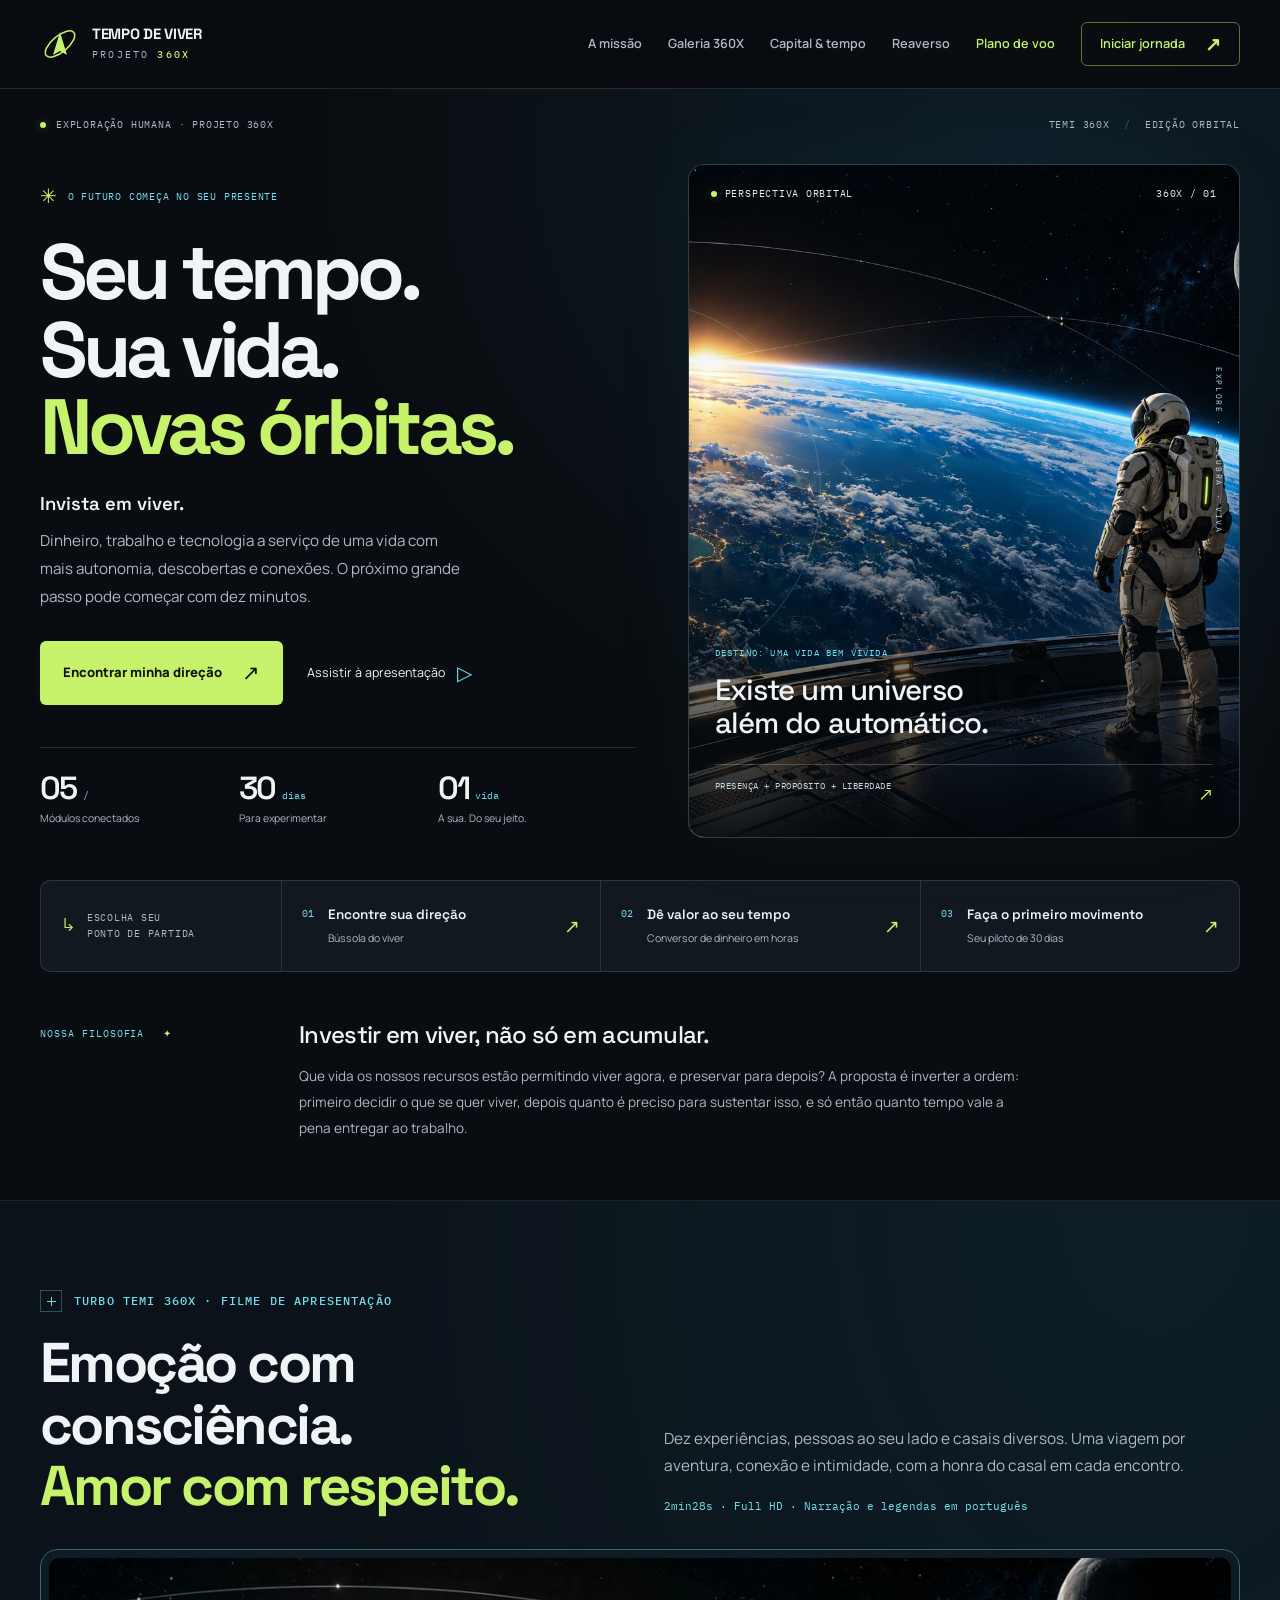
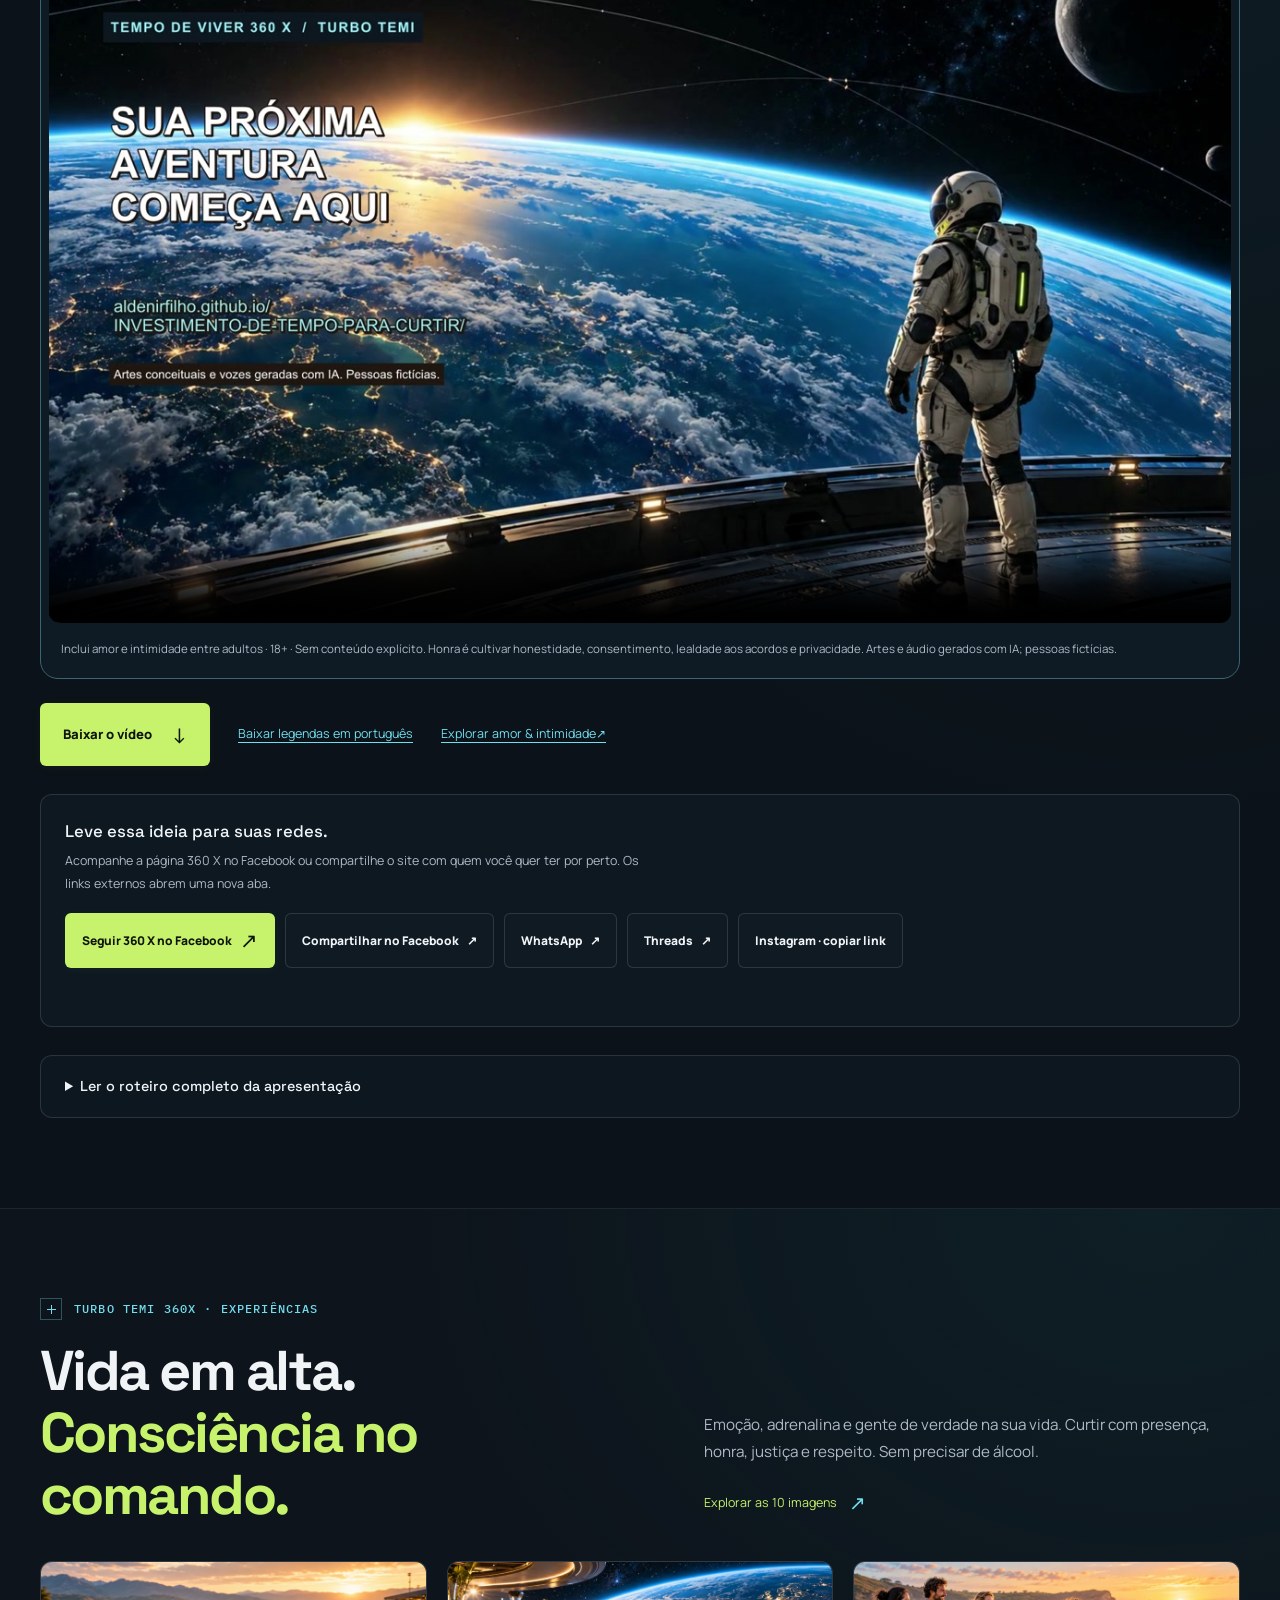
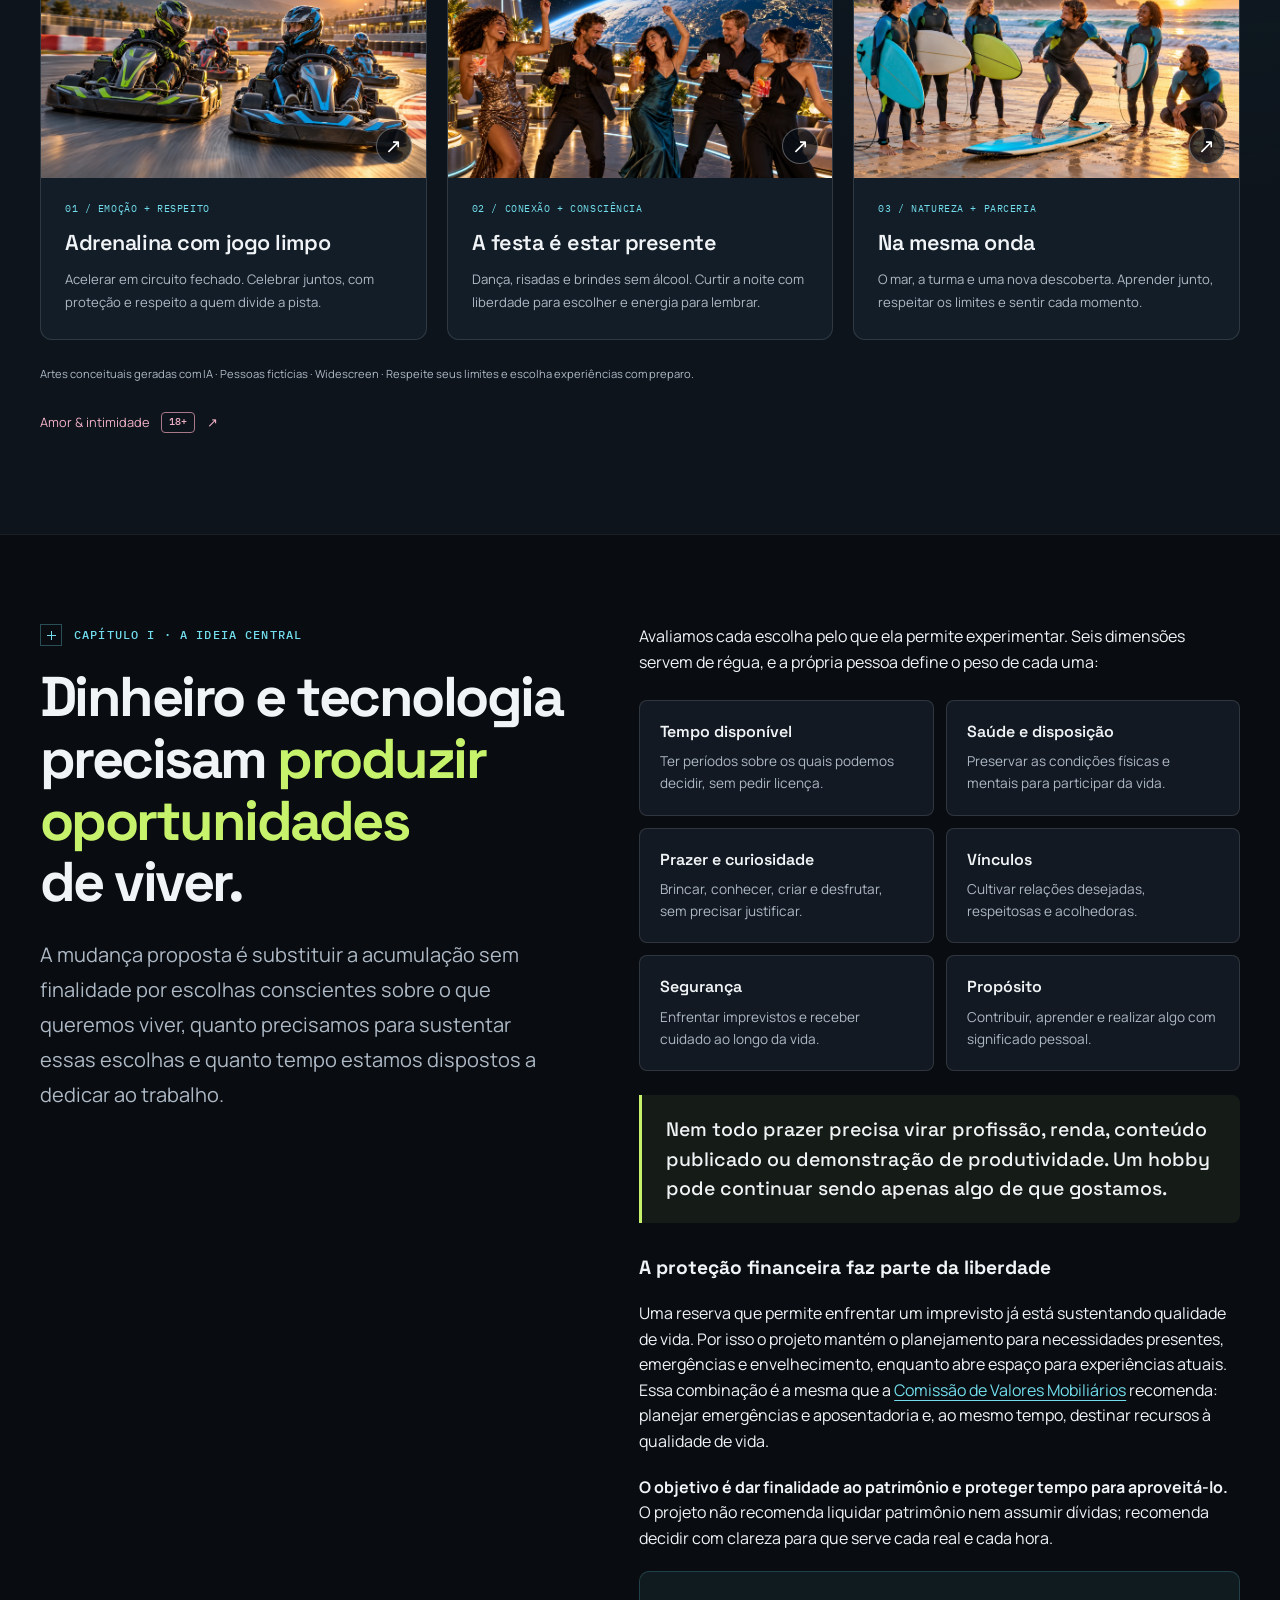
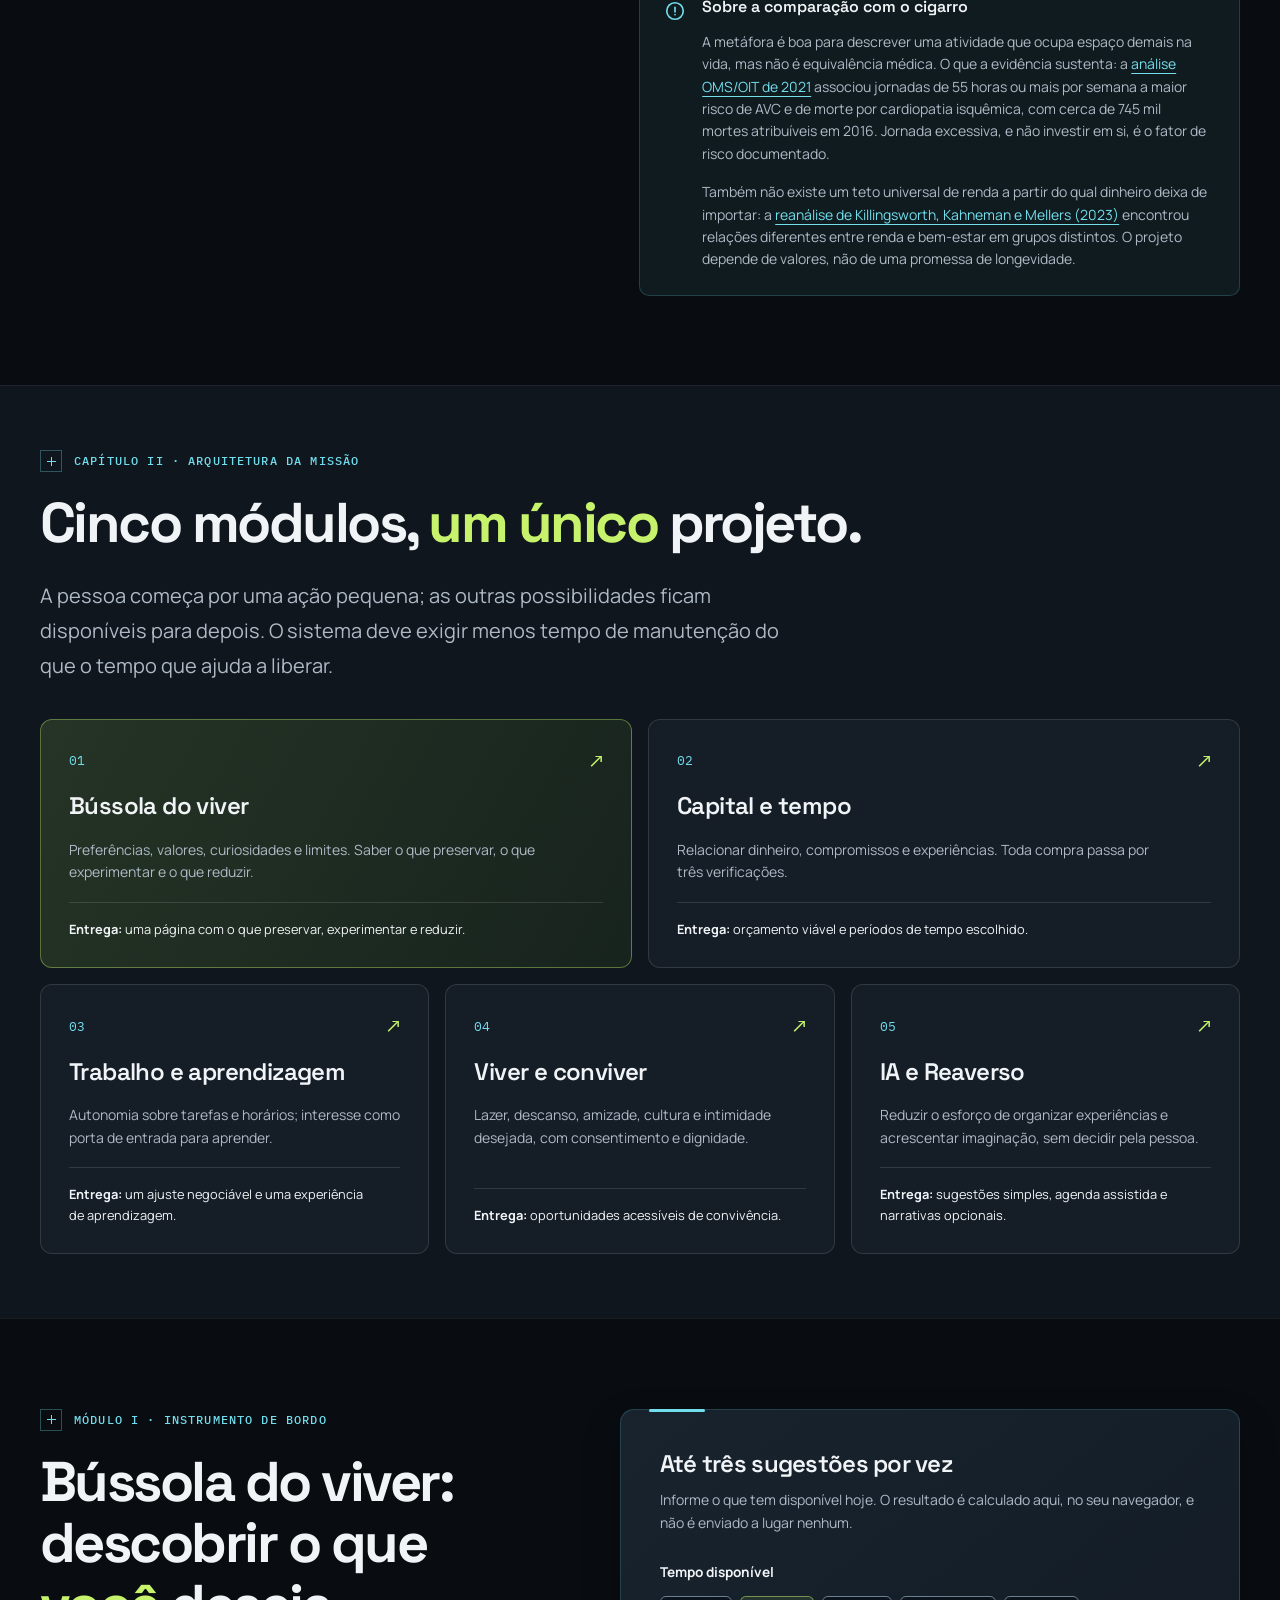
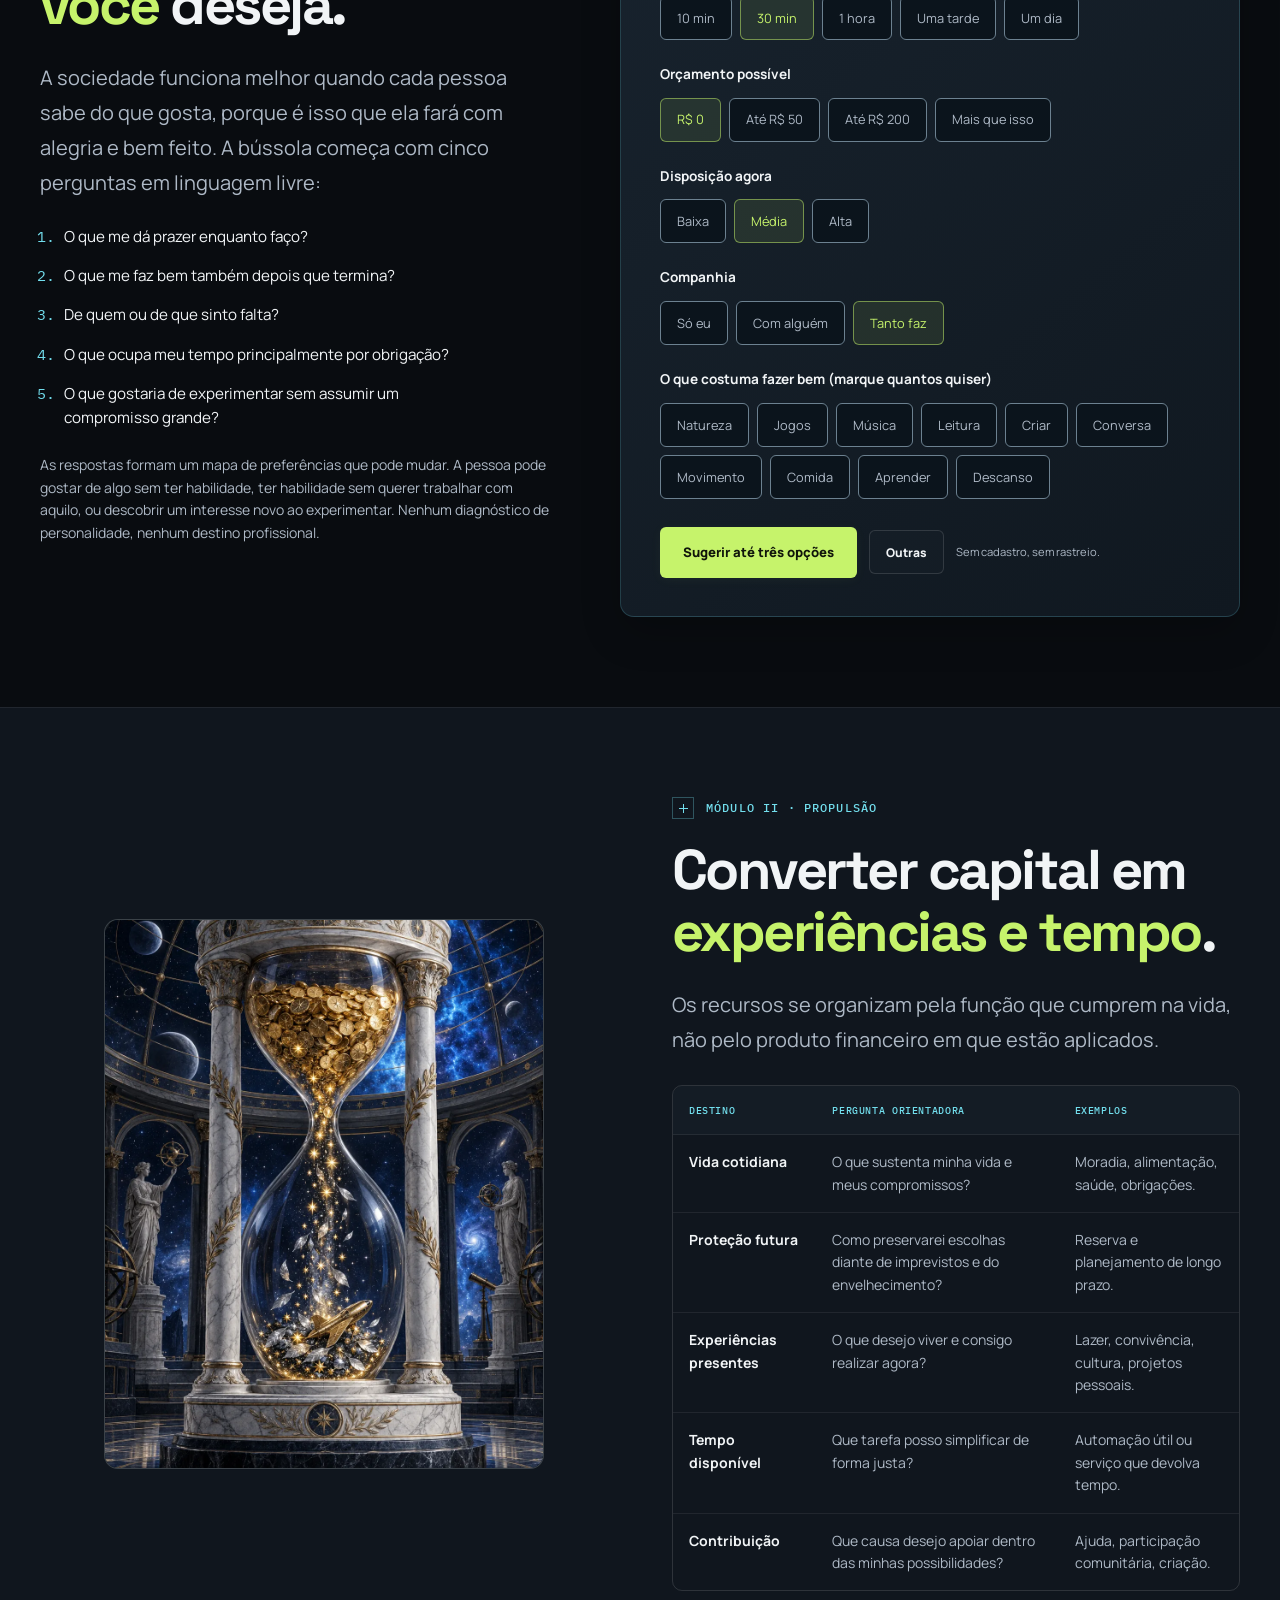
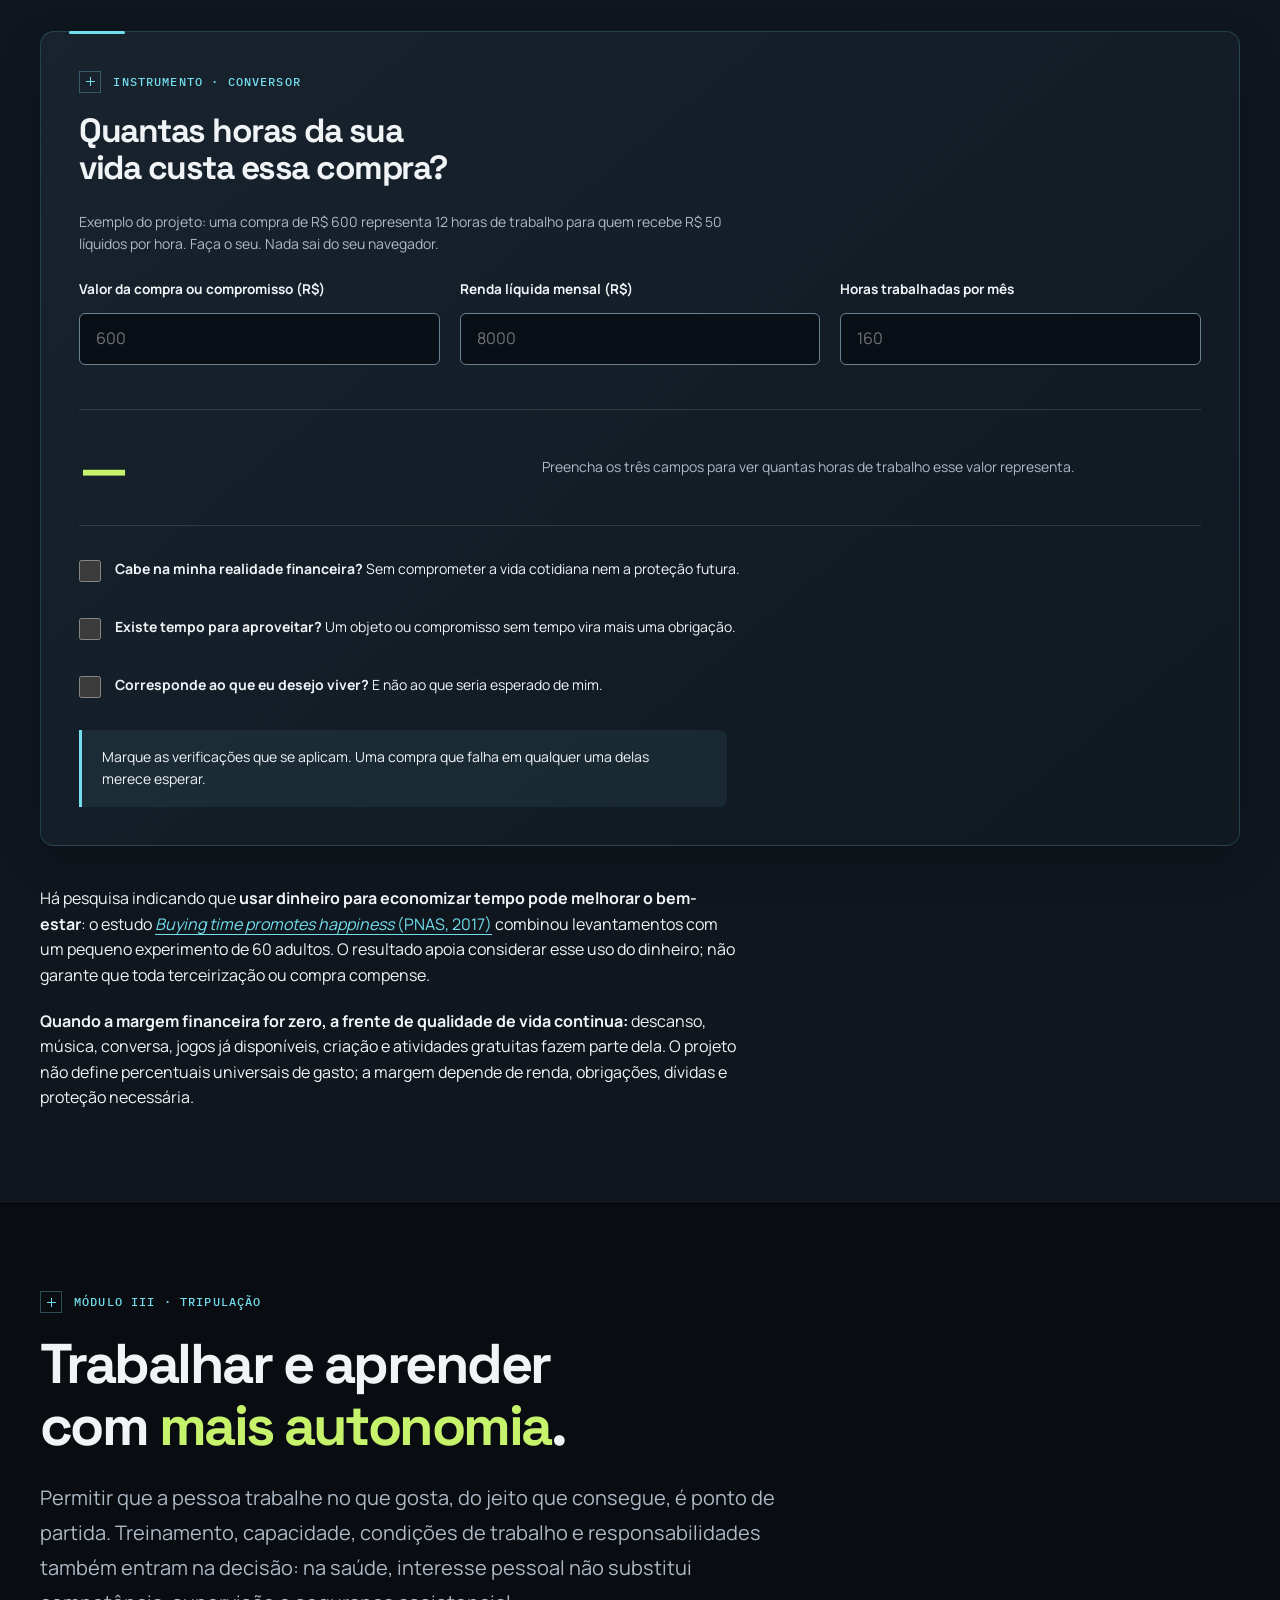
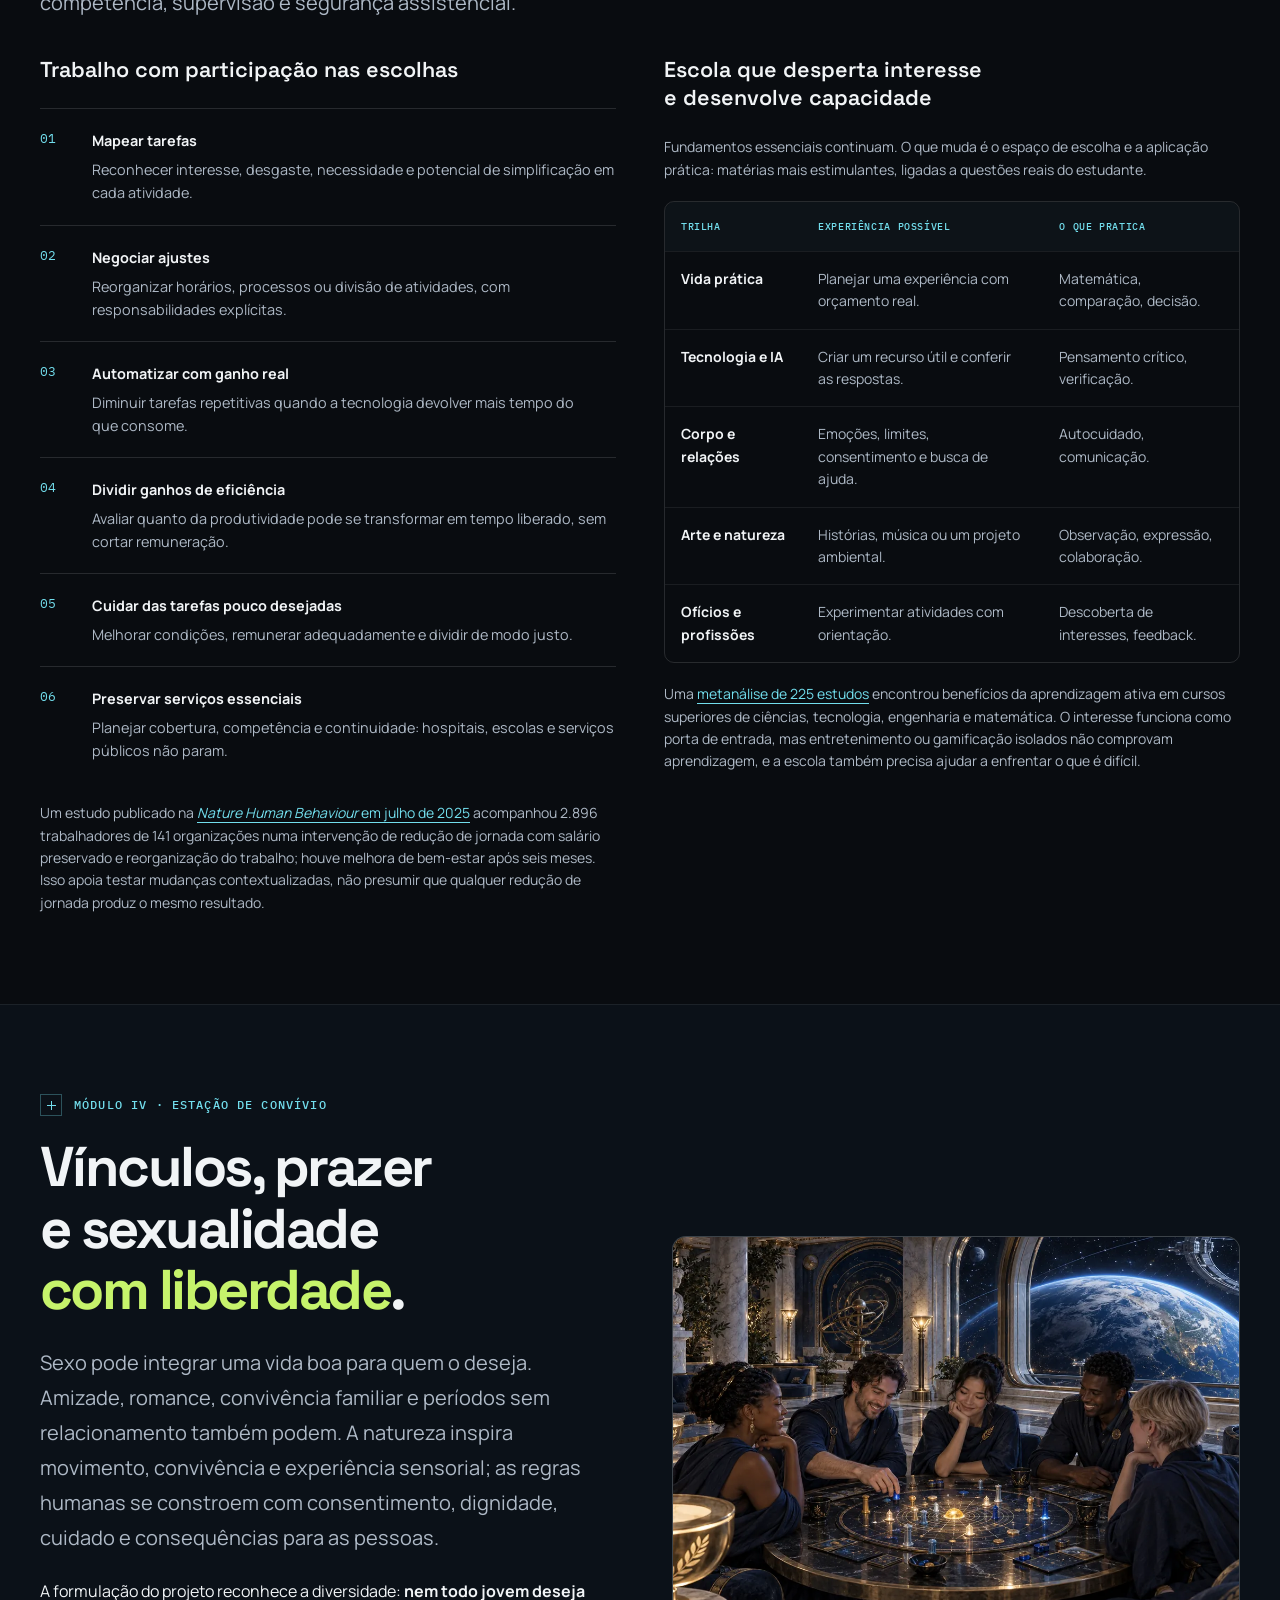
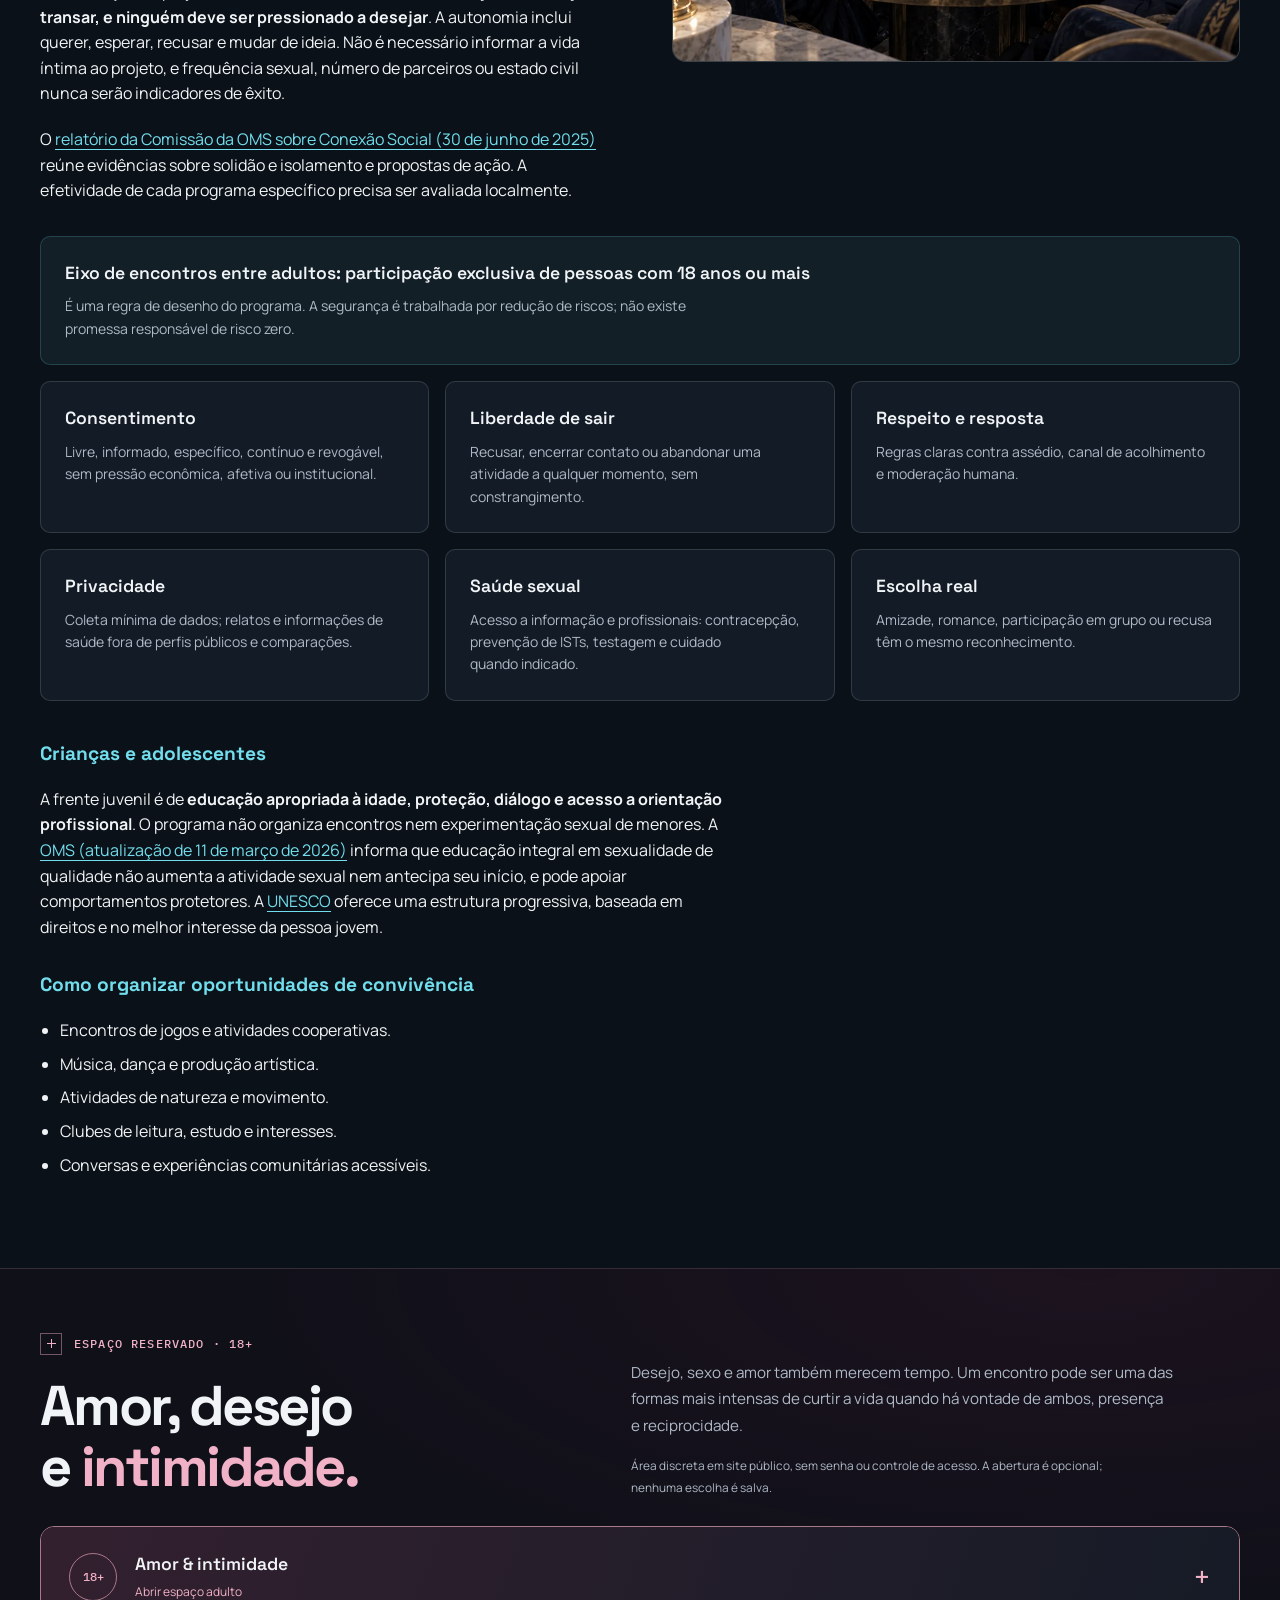
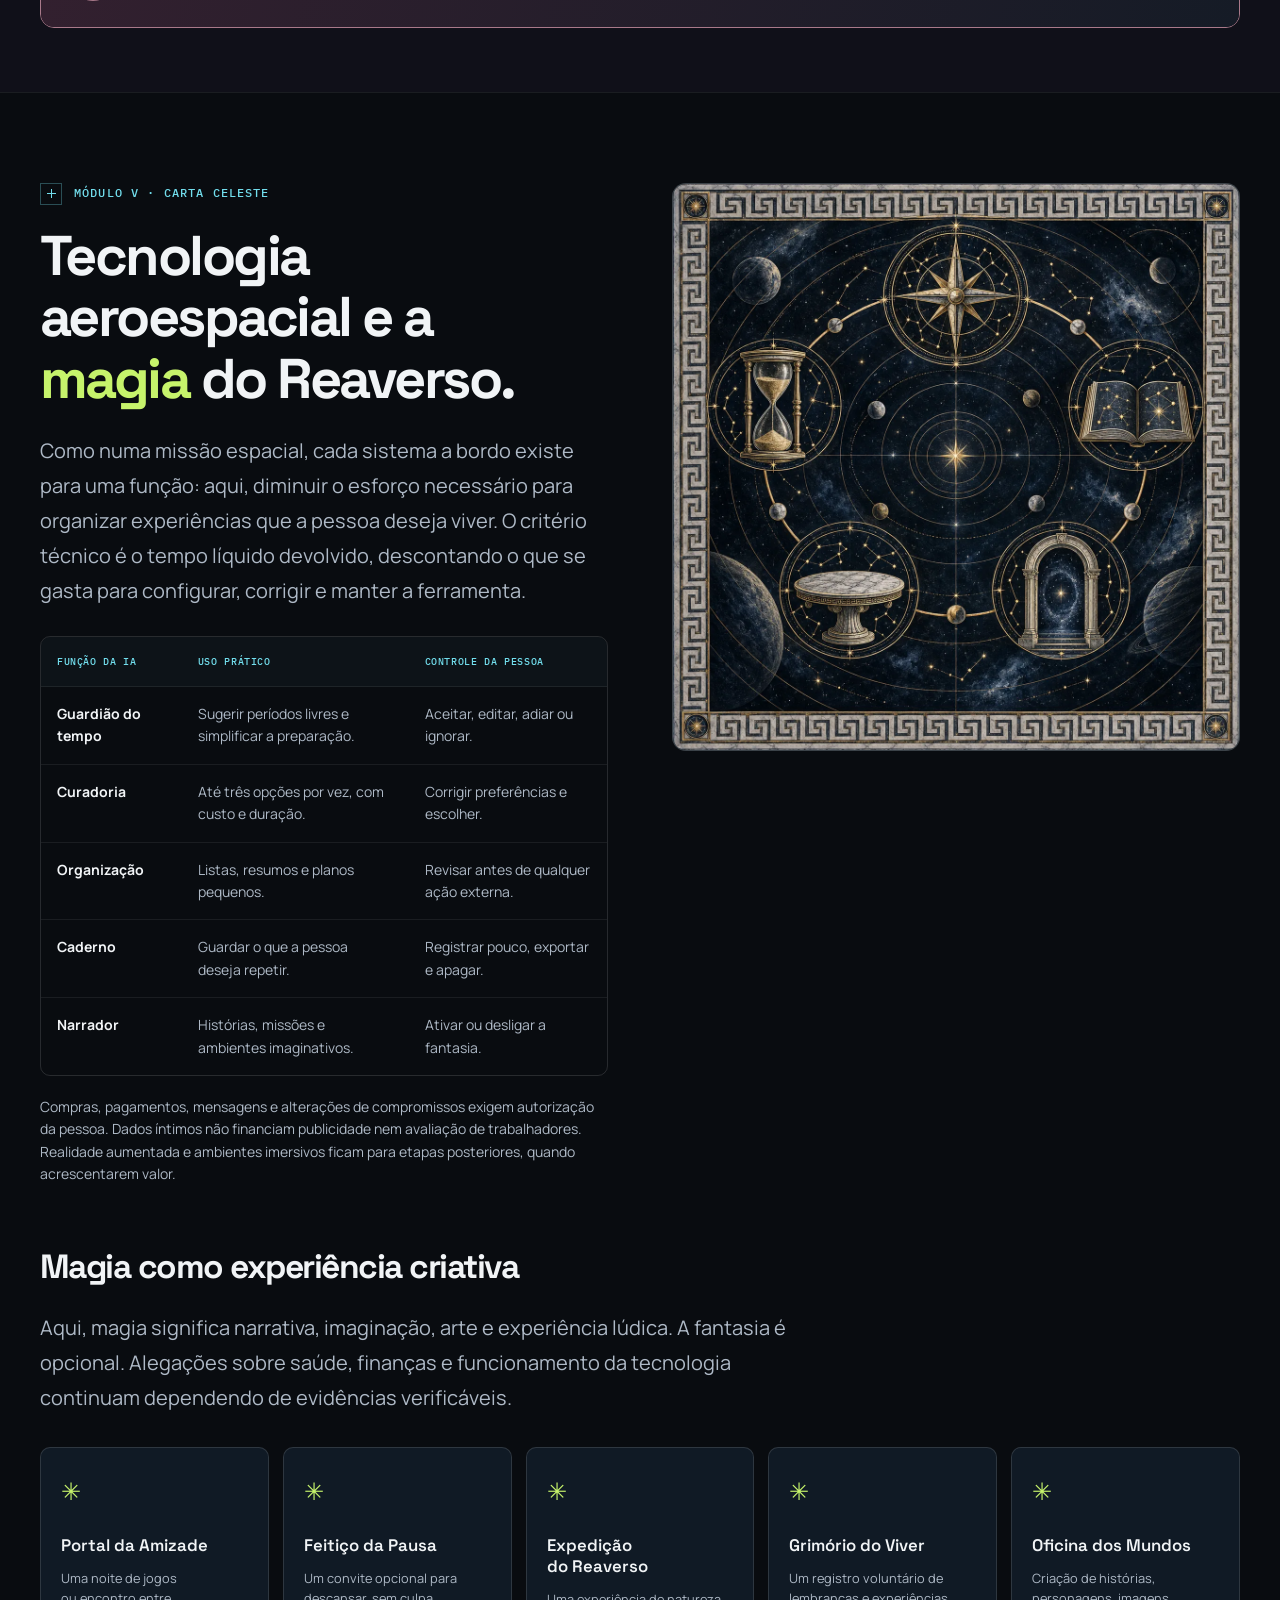
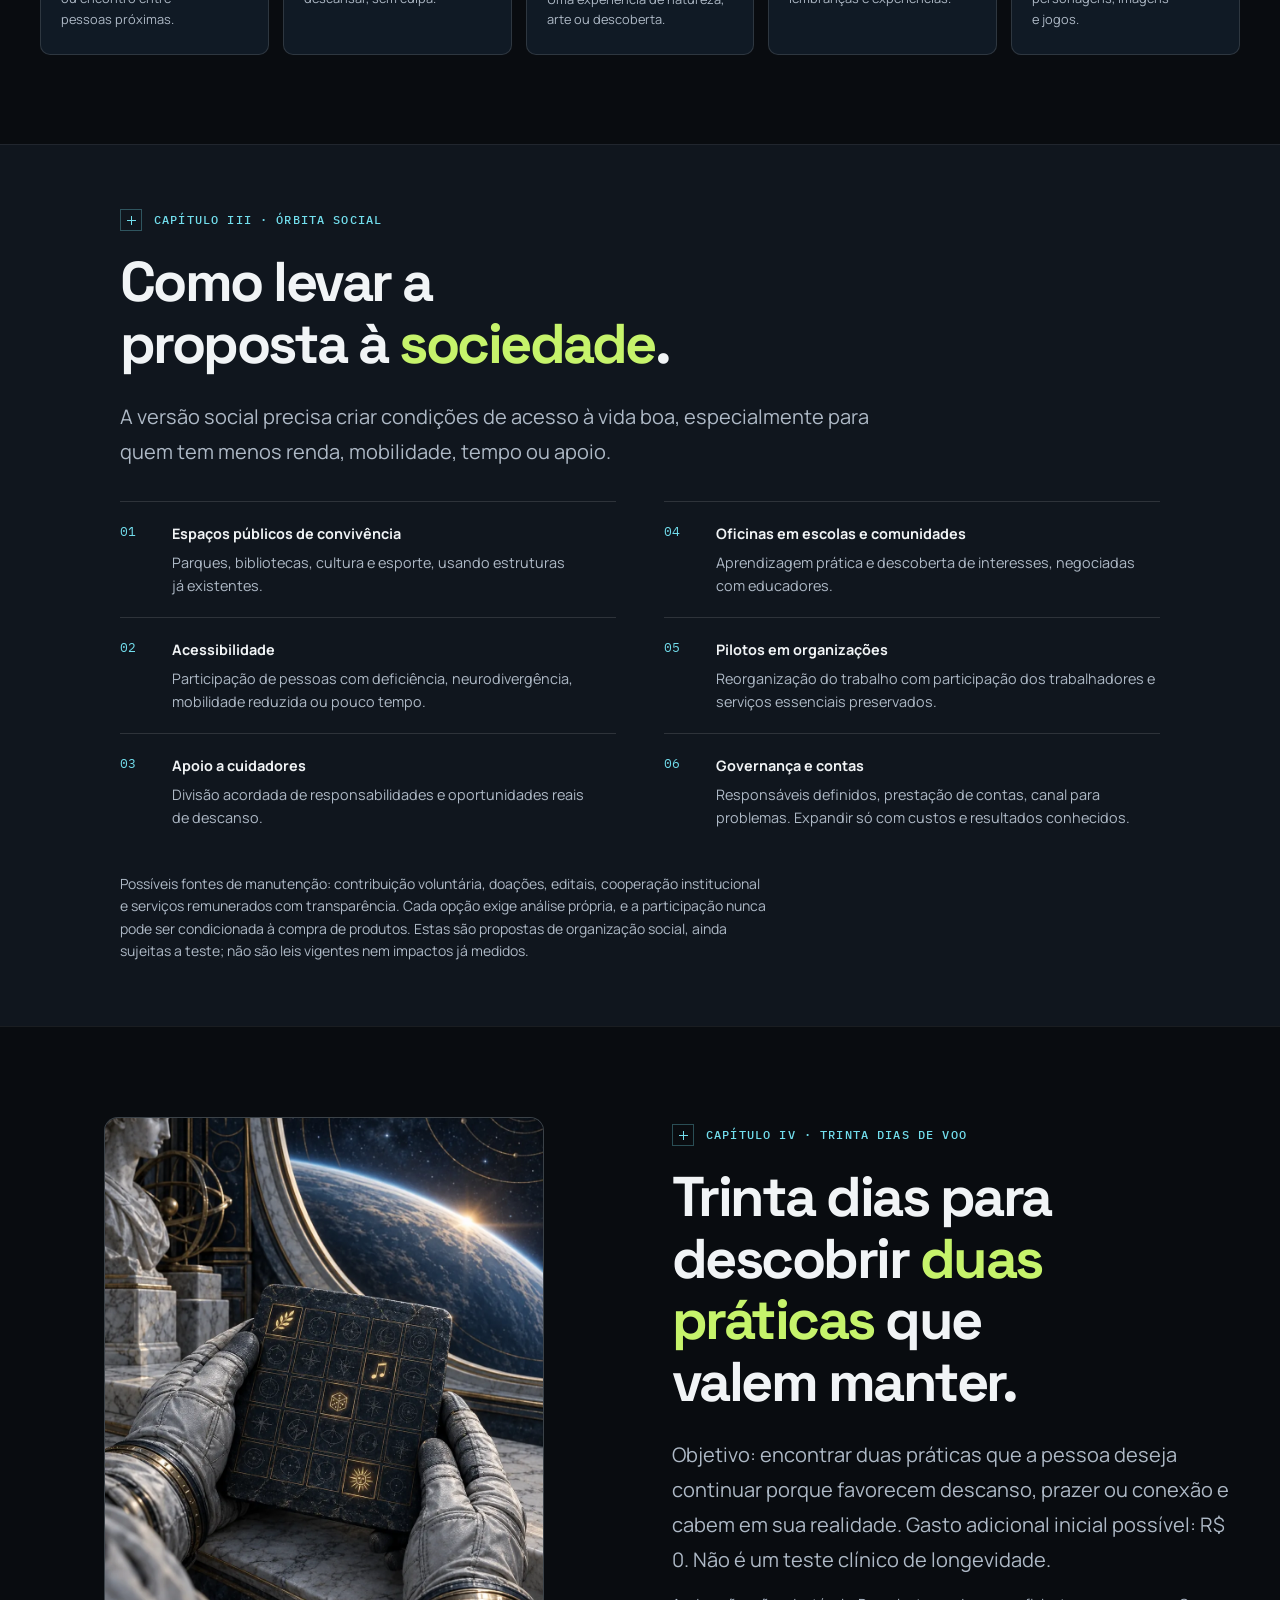
<file: index.html>
<!DOCTYPE html>
<html lang="pt-BR">
<head>
  <meta charset="UTF-8">
  <meta name="viewport" content="width=device-width, initial-scale=1.0">
  <title>Tempo de Viver 360X — Investimento de tempo para curtir</title>
  <meta name="description" content="Projeto Tempo de Viver 360X: converter acumulação financeira sem finalidade em tempo, saúde, prazer e vínculos, com tecnologia e imaginação a serviço de uma vida que possa ser vivida agora. Inclui bússola interativa, calculadora dinheiro→horas e piloto de 30 dias.">
  <meta property="og:title" content="Tempo de Viver 360X">
  <meta property="og:description" content="Dinheiro, trabalho e tecnologia a serviço de uma vida que possa ser desfrutada no presente. Bússola do viver, calculadora e piloto de 30 dias.">
  <meta property="og:type" content="website">
  <meta property="og:image" content="https://aldenirfilho.github.io/INVESTIMENTO-DE-TEMPO-PARA-CURTIR/assets/video/poster-apresentacao-v1.jpg">
  <meta property="og:image:width" content="1280">
  <meta property="og:image:height" content="720">
  <meta property="og:image:type" content="image/jpeg">
  <meta property="og:image:alt" content="Apresentação Tempo de Viver 360 X: astronauta diante da Terra, com convite à próxima aventura.">
  <meta property="og:url" content="https://aldenirfilho.github.io/INVESTIMENTO-DE-TEMPO-PARA-CURTIR/">
  <meta property="og:site_name" content="Tempo de Viver 360 X">
  <meta property="og:locale" content="pt_BR">
  <link rel="canonical" href="https://aldenirfilho.github.io/INVESTIMENTO-DE-TEMPO-PARA-CURTIR/">
  <meta name="theme-color" content="#090c10">
  <link rel="icon" href="data:image/svg+xml,%3Csvg xmlns='http://www.w3.org/2000/svg' viewBox='0 0 40 40'%3E%3Crect width='40' height='40' rx='12' fill='%23090c10'/%3E%3Cellipse cx='20' cy='20' rx='16' ry='7' transform='rotate(-40 20 20)' fill='none' stroke='%23c6f36b' stroke-width='2'/%3E%3Cpath d='m20 9 7 22-7-4-7 4z' fill='%23f4f7f8'/%3E%3C/svg%3E">
  <link rel="preconnect" href="https://fonts.googleapis.com">
  <link rel="preconnect" href="https://fonts.gstatic.com" crossorigin>
  <link rel="preload" as="image" href="./assets/mission-orbit-v2.webp">
  <link href="https://fonts.googleapis.com/css2?family=Space+Grotesk:wght@400;500;600;700&family=Manrope:wght@400;500;600;700;800&family=IBM+Plex+Mono:wght@400;500&display=swap" rel="stylesheet">
  <link rel="stylesheet" href="./base.css">
  <link rel="stylesheet" href="./style.css?v=meta-20261018-1">
  <script type="application/ld+json">
  {
    "@context": "https://schema.org",
    "@type": "CreativeWork",
    "name": "Projeto Tempo de Viver 360X",
    "alternateName": "Investimento de tempo para curtir",
    "inLanguage": "pt-BR",
    "author": { "@type": "Person", "name": "Aldenir Rocha de Oliveira Filho" },
    "dateCreated": "2026-10-18",
    "description": "Proposta para converter capital, trabalho e tecnologia em tempo com autonomia, descanso, prazer e vínculos."
  }
  </script>
</head>
<body>
  <div class="starfield" aria-hidden="true"></div>
  <a class="skip-link" href="#conteudo">Ir para o conteúdo</a>

  <header class="header">
    <div class="wrap header__inner">
      <a class="brand" href="#topo" aria-label="Tempo de Viver 360X — início">
        <svg class="brand__symbol" width="40" height="40" viewBox="0 0 40 40" fill="none" aria-hidden="true"><ellipse cx="20" cy="20" rx="18" ry="8" transform="rotate(-40 20 20)" stroke="currentColor" stroke-width="1.5"/><path d="m20 8 7 23-7-4-7 4 7-23Z" fill="currentColor"/></svg>
        <span class="brand__name">TEMPO DE VIVER<span class="brand__edition">PROJETO <b>360X</b></span></span>
      </a>
      <button class="nav__toggle" aria-expanded="false" aria-controls="nav" aria-label="Abrir menu">
        <svg width="22" height="22" viewBox="0 0 24 24" fill="none" stroke="currentColor" stroke-width="2" stroke-linecap="round" aria-hidden="true"><path d="M4 7h16M4 12h16M4 17h16"/></svg>
      </button>
      <nav class="nav" id="nav" aria-label="Seções">
        <ul role="list">
          <li><a href="#ideia">A missão</a></li>
          <li><a href="#galeria">Galeria 360X</a></li>
          <li><a href="#capital">Capital &amp; tempo</a></li>
          <li><a href="#reaverso">Reaverso</a></li>
          <li><a href="#piloto">Plano de voo</a></li>
          <li><a class="nav__cta" href="#bussola">Iniciar jornada <span aria-hidden="true">↗</span></a></li>
        </ul>
      </nav>
    </div>
  </header>
  <main id="conteudo">

    <!-- ===================== HERO / MISSÃO 360X ===================== -->
    <section class="hero" id="topo" aria-labelledby="hero-title">
      <div class="wrap">
        <div class="mission-bar">
          <p><span class="status-dot" aria-hidden="true"></span> EXPLORAÇÃO HUMANA · PROJETO 360X</p>
          <p class="mission-bar__edition">TEMI 360X <span>/</span> EDIÇÃO ORBITAL</p>
        </div>
        <div class="hero__grid">
          <div class="hero__copy">
            <p class="hero__meta"><span class="tiny-cross" aria-hidden="true">✳</span> O FUTURO COMEÇA NO SEU PRESENTE</p>
            <h1 class="hero__title" id="hero-title">Seu tempo.<br>Sua vida.<br><em>Novas órbitas.</em></h1>
            <p class="hero__subtitle">Invista em viver.</p>
            <p class="lead">Dinheiro, trabalho e tecnologia a serviço de uma vida com mais autonomia, descobertas e conexões. O próximo grande passo pode começar com dez minutos.</p>
            <div class="hero__actions">
              <a class="btn btn--primary" href="#bussola">Encontrar minha direção <span aria-hidden="true">↗</span></a>
              <a class="hero__secondary" href="#apresentacao">Assistir à apresentação <span aria-hidden="true">▷</span></a>
            </div>
            <div class="hero__stats" aria-label="Estrutura do projeto">
              <div><strong>05<span> / </span></strong><span>Módulos conectados</span></div>
              <div><strong>30<span> dias</span></strong><span>Para experimentar</span></div>
              <div><strong>01<span> vida</span></strong><span>A sua. Do seu jeito.</span></div>
            </div>
          </div>
          <figure class="mission-visual">
            <img src="./assets/mission-orbit-v2.webp" width="1536" height="1024" alt="Astronauta em uma plataforma de observação espacial, contemplando a curvatura azul da Terra e a luz do amanhecer." fetchpriority="high">
            <div class="mission-visual__top" aria-hidden="true"><span><i class="status-dot"></i> PERSPECTIVA ORBITAL</span><span>360X / 01</span></div>
            <div class="mission-visual__orbit" aria-hidden="true"></div>
            <figcaption class="mission-visual__caption"><span>DESTINO: UMA VIDA BEM VIVIDA</span><strong>Existe um universo<br>além do automático.</strong><span class="mission-visual__coordinates">PRESENÇA + PROPÓSITO + LIBERDADE <span aria-hidden="true">↗</span></span></figcaption>
            <span class="mission-visual__edge" aria-hidden="true">EXPLORE · DESCUBRA · VIVA</span>
          </figure>
        </div>
        <div class="launchpad" aria-label="Acessos rápidos">
          <p class="launchpad__label"><span aria-hidden="true">↳</span> ESCOLHA SEU<br>PONTO DE PARTIDA</p>
          <a href="#bussola"><span class="launchpad__num">01</span><span><strong>Encontre sua direção</strong><small>Bússola do viver</small></span><span class="launchpad__arrow" aria-hidden="true">↗</span></a>
          <a href="#calc"><span class="launchpad__num">02</span><span><strong>Dê valor ao seu tempo</strong><small>Conversor de dinheiro em horas</small></span><span class="launchpad__arrow" aria-hidden="true">↗</span></a>
          <a href="#piloto"><span class="launchpad__num">03</span><span><strong>Faça o primeiro movimento</strong><small>Seu piloto de 30 dias</small></span><span class="launchpad__arrow" aria-hidden="true">↗</span></a>
        </div>
        <aside class="mission-note">
          <p class="mission-note__label">NOSSA FILOSOFIA <span aria-hidden="true">✦</span></p>
          <div><h2>Investir em viver, não só em acumular.</h2><p>Que vida os nossos recursos estão permitindo viver agora, e preservar para depois? A proposta é inverter a ordem: primeiro decidir o que se quer viver, depois quanto é preciso para sustentar isso, e só então quanto tempo vale a pena entregar ao trabalho.</p></div>
        </aside>
      </div>
    </section>

    <section class="section presentation" id="apresentacao" aria-labelledby="presentation-title">
      <div class="wrap">
        <div class="presentation__intro">
          <div><p class="kicker">TURBO TEMI 360X · FILME DE APRESENTAÇÃO</p><h2 class="h-display" id="presentation-title">Emoção com consciência.<br><em>Amor com respeito.</em></h2></div>
          <div><p class="lead" id="presentation-description">Dez experiências, pessoas ao seu lado e casais diversos. Uma viagem por aventura, conexão e intimidade, com a honra do casal em cada encontro.</p><p class="presentation__meta">2min28s · Full HD · Narração e legendas em português</p></div>
        </div>
        <figure class="presentation__figure">
          <video class="presentation__video" controls playsinline preload="none" poster="./assets/video/poster-apresentacao-v1.jpg" width="1920" height="1080" aria-labelledby="presentation-title" aria-describedby="presentation-description presentation-caption">
            <source src="./assets/video/apresentacao-turbo-temi-360x-v1.mp4" type="video/mp4">
            Seu navegador não reproduz este vídeo. <a href="./assets/video/apresentacao-turbo-temi-360x-v1.mp4">Abra ou baixe o MP4</a>.
          </video>
          <figcaption id="presentation-caption">Inclui amor e intimidade entre adultos · 18+ · Sem conteúdo explícito. Honra é cultivar honestidade, consentimento, lealdade aos acordos e privacidade. Artes e áudio gerados com IA; pessoas fictícias.</figcaption>
        </figure>
        <div class="presentation__actions">
          <a class="btn btn--primary" href="./assets/video/apresentacao-turbo-temi-360x-v1.mp4" download>Baixar o vídeo <span aria-hidden="true">↓</span></a>
          <a href="./assets/video/legendas-pt-br-v1.srt" download>Baixar legendas em português</a>
          <a href="./galeria.html#amor-intimidade">Explorar amor &amp; intimidade <span aria-hidden="true">↗</span></a>
        </div>
        <section class="social-share" id="compartilhar" aria-labelledby="social-share-title" data-social-share data-share-url="https://aldenirfilho.github.io/INVESTIMENTO-DE-TEMPO-PARA-CURTIR/#apresentacao" data-share-title="Tempo de Viver 360 X">
          <h3 id="social-share-title">Leve essa ideia para suas redes.</h3>
          <p class="social-share__intro">Acompanhe a página 360 X no Facebook ou compartilhe o site com quem você quer ter por perto. Os links externos abrem uma nova aba.</p>
          <div class="social-share__links">
            <a class="btn btn--primary btn--sm" href="https://www.facebook.com/profile.php?id=61595429255600" target="_blank" rel="noopener noreferrer">Seguir 360 X no Facebook <span aria-hidden="true">↗</span></a>
            <a class="btn btn--ghost btn--sm" href="https://www.facebook.com/sharer/sharer.php?u=https%3A%2F%2Faldenirfilho.github.io%2FINVESTIMENTO-DE-TEMPO-PARA-CURTIR%2F%23apresentacao" target="_blank" rel="noopener noreferrer">Compartilhar no Facebook <span aria-hidden="true">↗</span></a>
            <a class="btn btn--ghost btn--sm" href="https://wa.me/?text=Tempo%20de%20Viver%20360%20X%20%E2%80%94%20Emo%C3%A7%C3%A3o%20com%20consci%C3%AAncia.%20Amor%20com%20respeito.%20https%3A%2F%2Faldenirfilho.github.io%2FINVESTIMENTO-DE-TEMPO-PARA-CURTIR%2F%23apresentacao" target="_blank" rel="noopener noreferrer">WhatsApp <span aria-hidden="true">↗</span></a>
            <a class="btn btn--ghost btn--sm" href="https://www.threads.com/intent/post?text=Tempo%20de%20Viver%20360%20X%20%E2%80%94%20Emo%C3%A7%C3%A3o%20com%20consci%C3%AAncia.%20Amor%20com%20respeito.%20https%3A%2F%2Faldenirfilho.github.io%2FINVESTIMENTO-DE-TEMPO-PARA-CURTIR%2F%23apresentacao" target="_blank" rel="noopener noreferrer">Threads <span aria-hidden="true">↗</span></a>
            <button class="btn btn--ghost btn--sm" type="button" data-share-copy hidden>Instagram · copiar link</button>
            <button class="btn btn--ghost btn--sm" type="button" data-share-native hidden>Outros aplicativos</button>
          </div>
          <p class="social-share__status" role="status" aria-live="polite" aria-atomic="true" data-share-status></p>
          <div class="social-share__fallback" data-share-fallback hidden><label for="social-share-link">Link público para copiar</label><input id="social-share-link" type="url" readonly value="https://aldenirfilho.github.io/INVESTIMENTO-DE-TEMPO-PARA-CURTIR/#apresentacao" data-share-link></div>
          <noscript><p>Para compartilhar no Instagram, copie este endereço: <a href="https://aldenirfilho.github.io/INVESTIMENTO-DE-TEMPO-PARA-CURTIR/#apresentacao">https://aldenirfilho.github.io/INVESTIMENTO-DE-TEMPO-PARA-CURTIR/#apresentacao</a></p></noscript>
        </section>
        <details class="presentation__transcript">
          <summary>Ler o roteiro completo da apresentação</summary>
          <ol role="list" aria-label="Roteiro do vídeo em 16 momentos">
              <li><h3><time datetime="PT0S">00:00</time> VIDA EM ALTA. CONSCIÊNCIA NO COMANDO.</h3><p>Bem-vindo ao Tempo de Viver, 360 X. Modo Turbo TEMI: emoção e galhardia, com honra, justiça e consciência.</p></li>
              <li><h3><time datetime="PT11S">00:11</time> ADRENALINA COM JOGO LIMPO</h3><p>Na pista fechada, adrenalina com direção. Proteção, atenção e jogo limpo fazem parte da diversão.</p></li>
              <li><h3><time datetime="PT20S">00:20</time> PRESENÇA TOTAL. FESTA SEM ÁLCOOL.</h3><p>Festa inesquecível sem álcool: música, dança, risadas e presença de verdade entre amigos.</p></li>
              <li><h3><time datetime="PT28S">00:28</time> NA MESMA ONDA</h3><p>No mar, compartilhar a descoberta vale tanto quanto pegar a onda. Respeite limites e natureza.</p></li>
              <li><h3><time datetime="PT35S">00:35</time> CORAGEM QUE CAMINHA JUNTO</h3><p>Aventura boa tem preparo, companhia e cuidado. Coragem também é ajudar alguém a seguir.</p></li>
              <li><h3><time datetime="PT43S">00:43</time> A MÚSICA APROXIMA</h3><p>Deixe a música aproximar. Cante, escute, descubra pessoas e compartilhe essa energia.</p></li>
              <li><h3><time datetime="PT50S">00:50</time> NOVOS HORIZONTES. PÉS NO CUIDADO.</h3><p>O céu convida à descoberta. Com orientação e equipamento, a emoção encontra espaço.</p></li>
              <li><h3><time datetime="PT57S">00:57</time> A VITÓRIA É TODO MUNDO JOGAR</h3><p>No jogo, cada pessoa participa com suas habilidades. Inclusão é compartilhar alegria e respeito.</p></li>
              <li><h3><time datetime="PT65S">01:05</time> O CAMINHO TAMBÉM É ENCONTRO</h3><p>Pedale com atenção, proteção e parceria. O ritmo do grupo também faz parte do caminho.</p></li>
              <li><h3><time datetime="PT73S">01:13</time> CRIE ALGO JUNTO</h3><p>Crie, experimente, construa junto. A aventura começa quando uma ideia encontra outras mãos.</p></li>
              <li><h3><time datetime="PT81S">01:21</time> O MELHOR DESTINO É A CONEXÃO</h3><p>Depois da adrenalina, existe a conversa. Ouvir e oferecer apoio também é curtir a vida.</p></li>
              <li><h3><time datetime="PT89S">01:29</time> AMOR &amp; INTIMIDADE</h3><p>Amor e intimidade têm lugar aqui: desejo, carinho e prazer entre adultos, com consentimento livre, cuidado e reciprocidade.</p></li>
              <li><h3><time datetime="PT100S">01:40</time> DIVERSOS NO AMOR. IGUAIS EM DIGNIDADE.</h3><p>Casais diversos merecem a mesma dignidade. Nenhuma orientação determina um jeito de amar: cada relação constrói seus acordos.</p></li>
              <li><h3><time datetime="PT111S">01:51</time> HONRA É CUIDAR DA CONFIANÇA</h3><p>Honrar o casal é cultivar honestidade, lealdade aos acordos e privacidade. Respeitar limites e mudanças de vontade fortalece a confiança.</p></li>
              <li><h3><time datetime="PT123S">02:03</time> ESCOLHA. COMBINE. VIVA O ENCONTRO.</h3><p>Explore a galeria e os instrumentos do site. Escolha uma experiência e transforme intenção em encontro.</p></li>
              <li><h3><time datetime="PT132S">02:12</time> SUA PRÓXIMA AVENTURA COMEÇA AQUI</h3><p>Tempo de Viver, 360 X. Emoção com consciência. Amor com respeito. Acesse o site e desenhe sua próxima aventura.</p></li>
          </ol>
        </details>
      </div>
    </section>

    <section class="section life-section" id="galeria" aria-labelledby="life-heading">
      <div class="wrap">
        <div class="life-intro"><div><p class="kicker">TURBO TEMI 360X · EXPERIÊNCIAS</p><h2 class="h-display" id="life-heading">Vida em alta.<br><em>Consciência no comando.</em></h2></div><div><p class="lead">Emoção, adrenalina e gente de verdade na sua vida. Curtir com presença, honra, justiça e respeito. Sem precisar de álcool.</p><a class="hero__secondary" href="./galeria.html">Explorar as 10 imagens <span aria-hidden="true">↗</span></a></div></div>
        <div class="life-grid life-grid--preview"><article class="life-card">
      <a class="life-card__image" href="./assets/turbo-360x/01-karting.webp" target="_blank" rel="noopener" aria-label="Abrir imagem: Adrenalina com jogo limpo"><img src="./assets/turbo-360x/01-karting.webp" width="1672" height="941" loading="lazy" decoding="async" alt="Amigos adultos em karts em um circuito fechado, usando capacetes e equipamentos de proteção."><span aria-hidden="true">↗</span></a>
      <div class="life-card__body"><p class="life-card__tag">01 / EMOÇÃO + RESPEITO</p><h3>Adrenalina com jogo limpo</h3><p>Acelerar em circuito fechado. Celebrar juntos, com proteção e respeito a quem divide a pista.</p></div>
    </article><article class="life-card">
      <a class="life-card__image" href="./assets/turbo-360x/02-celebracao.webp" target="_blank" rel="noopener" aria-label="Abrir imagem: A festa é estar presente"><img src="./assets/turbo-360x/02-celebracao.webp" width="1672" height="941" loading="lazy" decoding="async" alt="Amigos adultos celebram em um terraço espacial, com copos de bebidas de frutas sem álcool e a Terra ao fundo."><span aria-hidden="true">↗</span></a>
      <div class="life-card__body"><p class="life-card__tag">02 / CONEXÃO + CONSCIÊNCIA</p><h3>A festa é estar presente</h3><p>Dança, risadas e brindes sem álcool. Curtir a noite com liberdade para escolher e energia para lembrar.</p></div>
    </article><article class="life-card">
      <a class="life-card__image" href="./assets/turbo-360x/03-surf.webp" target="_blank" rel="noopener" aria-label="Abrir imagem: Na mesma onda"><img src="./assets/turbo-360x/03-surf.webp" width="1672" height="941" loading="lazy" decoding="async" alt="Grupo de adultos com pranchas de surf em uma praia ao amanhecer, acompanhado por instrutor."><span aria-hidden="true">↗</span></a>
      <div class="life-card__body"><p class="life-card__tag">03 / NATUREZA + PARCERIA</p><h3>Na mesma onda</h3><p>O mar, a turma e uma nova descoberta. Aprender junto, respeitar os limites e sentir cada momento.</p></div>
    </article></div>
        <p class="life-disclosure">Artes conceituais geradas com IA · Pessoas fictícias · Widescreen · Respeite seus limites e escolha experiências com preparo.</p>
        <a class="intimacy-link" href="#amor-intimidade">Amor &amp; intimidade <span>18+</span> <span aria-hidden="true">↗</span></a>
      </div>
    </section>

    <!-- ===================== A IDEIA ===================== -->
    <section class="section" id="ideia">
      <div class="wrap">
        <div class="manifesto">
          <div class="manifesto__sticky">
            <p class="kicker">Capítulo I · A ideia central</p>
            <h2 class="h-display">Dinheiro e tecnologia precisam <em>produzir oportunidades</em> de viver.</h2>
            <p class="lead">A mudança proposta é substituir a acumulação sem finalidade por escolhas conscientes sobre o que queremos viver, quanto precisamos para sustentar essas escolhas e quanto tempo estamos dispostos a dedicar ao trabalho.</p>
          </div>
          <div class="prose reveal">
            <p>Avaliamos cada escolha pelo que ela permite experimentar. Seis dimensões servem de régua, e a própria pessoa define o peso de cada uma:</p>
            <div class="dimensions">
              <div class="dimension"><h3>Tempo disponível</h3><p>Ter períodos sobre os quais podemos decidir, sem pedir licença.</p></div>
              <div class="dimension"><h3>Saúde e disposição</h3><p>Preservar as condições físicas e mentais para participar da vida.</p></div>
              <div class="dimension"><h3>Prazer e curiosidade</h3><p>Brincar, conhecer, criar e desfrutar, sem precisar justificar.</p></div>
              <div class="dimension"><h3>Vínculos</h3><p>Cultivar relações desejadas, respeitosas e acolhedoras.</p></div>
              <div class="dimension"><h3>Segurança</h3><p>Enfrentar imprevistos e receber cuidado ao longo da vida.</p></div>
              <div class="dimension"><h3>Propósito</h3><p>Contribuir, aprender e realizar algo com significado pessoal.</p></div>
            </div>

            <blockquote class="pullquote">Nem todo prazer precisa virar profissão, renda, conteúdo publicado ou demonstração de produtividade. Um hobby pode continuar sendo apenas algo de que gostamos.</blockquote>

            <h3>A proteção financeira faz parte da liberdade</h3>
            <p>Uma reserva que permite enfrentar um imprevisto já está sustentando qualidade de vida. Por isso o projeto mantém o planejamento para necessidades presentes, emergências e envelhecimento, enquanto abre espaço para experiências atuais. Essa combinação é a mesma que a <a href="https://www.gov.br/investidor/pt-br/investir/antes-de-investir/defina-seus-objetivos/emergencias-e-aposentadoria" target="_blank" rel="noopener noreferrer">Comissão de Valores Mobiliários</a> recomenda: planejar emergências e aposentadoria e, ao mesmo tempo, destinar recursos à qualidade de vida.</p>
            <p><strong>O objetivo é dar finalidade ao patrimônio e proteger tempo para aproveitá-lo.</strong> O projeto não recomenda liquidar patrimônio nem assumir dívidas; recomenda decidir com clareza para que serve cada real e cada hora.</p>

            <div class="evidence">
              <svg width="22" height="22" viewBox="0 0 24 24" fill="none" stroke="currentColor" stroke-width="1.8" stroke-linecap="round" stroke-linejoin="round" aria-hidden="true"><circle cx="12" cy="12" r="9"/><path d="M12 8v5M12 16h.01"/></svg>
              <div>
                <h3>Sobre a comparação com o cigarro</h3>
                <p>A metáfora é boa para descrever uma atividade que ocupa espaço demais na vida, mas não é equivalência médica. O que a evidência sustenta: a <a href="https://www.who.int/news/item/17-05-2021-long-working-hours-increasing-deaths-from-heart-disease-and-stroke-who-ilo" target="_blank" rel="noopener noreferrer">análise OMS/OIT de 2021</a> associou jornadas de 55 horas ou mais por semana a maior risco de AVC e de morte por cardiopatia isquêmica, com cerca de 745 mil mortes atribuíveis em 2016. Jornada excessiva, e não investir em si, é o fator de risco documentado.</p>
                <p>Também não existe um teto universal de renda a partir do qual dinheiro deixa de importar: a <a href="https://pmc.ncbi.nlm.nih.gov/articles/PMC10013834/" target="_blank" rel="noopener noreferrer">reanálise de Killingsworth, Kahneman e Mellers (2023)</a> encontrou relações diferentes entre renda e bem-estar em grupos distintos. O projeto depende de valores, não de uma promessa de longevidade.</p>
              </div>
            </div>
          </div>
        </div>
      </div>
    </section>

    <!-- ===================== MÓDULOS ===================== -->
    <section class="section section--offset section--tight" id="modulos">
      <div class="wrap">
        <p class="kicker">Capítulo II · Arquitetura da missão</p>
        <h2 class="h-display">Cinco módulos, <em>um único</em> projeto.</h2>
        <p class="lead">A pessoa começa por uma ação pequena; as outras possibilidades ficam disponíveis para depois. O sistema deve exigir menos tempo de manutenção do que o tempo que ajuda a liberar.</p>
        <div class="modules reveal">
          <article class="module module--feature">
            <span class="module__num">01 <span aria-hidden="true">↗</span></span>
            <h3><a href="#bussola">Bússola do viver</a></h3>
            <p class="module__sub">Preferências, valores, curiosidades e limites. Saber o que preservar, o que experimentar e o que reduzir.</p>
            <p class="module__out"><strong>Entrega:</strong> uma página com o que preservar, experimentar e reduzir.</p>
          </article>
          <article class="module">
            <span class="module__num">02 <span aria-hidden="true">↗</span></span>
            <h3><a href="#capital">Capital e tempo</a></h3>
            <p class="module__sub">Relacionar dinheiro, compromissos e experiências. Toda compra passa por três verificações.</p>
            <p class="module__out"><strong>Entrega:</strong> orçamento viável e períodos de tempo escolhido.</p>
          </article>
          <article class="module">
            <span class="module__num">03 <span aria-hidden="true">↗</span></span>
            <h3><a href="#trabalho">Trabalho e aprendizagem</a></h3>
            <p class="module__sub">Autonomia sobre tarefas e horários; interesse como porta de entrada para aprender.</p>
            <p class="module__out"><strong>Entrega:</strong> um ajuste negociável e uma experiência de aprendizagem.</p>
          </article>
          <article class="module">
            <span class="module__num">04 <span aria-hidden="true">↗</span></span>
            <h3><a href="#conviver">Viver e conviver</a></h3>
            <p class="module__sub">Lazer, descanso, amizade, cultura e intimidade desejada, com consentimento e dignidade.</p>
            <p class="module__out"><strong>Entrega:</strong> oportunidades acessíveis de convivência.</p>
          </article>
          <article class="module">
            <span class="module__num">05 <span aria-hidden="true">↗</span></span>
            <h3><a href="#reaverso">IA e Reaverso</a></h3>
            <p class="module__sub">Reduzir o esforço de organizar experiências e acrescentar imaginação, sem decidir pela pessoa.</p>
            <p class="module__out"><strong>Entrega:</strong> sugestões simples, agenda assistida e narrativas opcionais.</p>
          </article>
        </div>
      </div>
    </section>

    <!-- ===================== BÚSSOLA (INTERATIVA) ===================== -->
    <section class="section" id="bussola">
      <div class="wrap">
        <div class="compass">
          <div class="compass__intro">
            <p class="kicker">Módulo I · Instrumento de bordo</p>
            <h2 class="h-display">Bússola do viver: descobrir o que <em>você</em> deseja.</h2>
            <p class="lead">A sociedade funciona melhor quando cada pessoa sabe do que gosta, porque é isso que ela fará com alegria e bem feito. A bússola começa com cinco perguntas em linguagem livre:</p>
            <ol>
              <li>O que me dá prazer enquanto faço?</li>
              <li>O que me faz bem também depois que termina?</li>
              <li>De quem ou de que sinto falta?</li>
              <li>O que ocupa meu tempo principalmente por obrigação?</li>
              <li>O que gostaria de experimentar sem assumir um compromisso grande?</li>
            </ol>
            <p class="muted small" style="margin-top: var(--space-6)">As respostas formam um mapa de preferências que pode mudar. A pessoa pode gostar de algo sem ter habilidade, ter habilidade sem querer trabalhar com aquilo, ou descobrir um interesse novo ao experimentar. Nenhum diagnóstico de personalidade, nenhum destino profissional.</p>
          </div>

          <form class="panel" id="compass-form" novalidate>
            <h3>Até três sugestões por vez</h3>
            <p>Informe o que tem disponível hoje. O resultado é calculado aqui, no seu navegador, e não é enviado a lugar nenhum.</p>

            <fieldset class="field">
              <legend>Tempo disponível</legend>
              <div class="chips">
                <label class="chip"><input type="radio" name="minutes" value="10"><span>10 min</span></label>
                <label class="chip"><input type="radio" name="minutes" value="30" checked><span>30 min</span></label>
                <label class="chip"><input type="radio" name="minutes" value="60"><span>1 hora</span></label>
                <label class="chip"><input type="radio" name="minutes" value="180"><span>Uma tarde</span></label>
                <label class="chip"><input type="radio" name="minutes" value="720"><span>Um dia</span></label>
              </div>
            </fieldset>

            <fieldset class="field">
              <legend>Orçamento possível</legend>
              <div class="chips">
                <label class="chip"><input type="radio" name="budget" value="0" checked><span>R$ 0</span></label>
                <label class="chip"><input type="radio" name="budget" value="1"><span>Até R$ 50</span></label>
                <label class="chip"><input type="radio" name="budget" value="2"><span>Até R$ 200</span></label>
                <label class="chip"><input type="radio" name="budget" value="3"><span>Mais que isso</span></label>
              </div>
            </fieldset>

            <fieldset class="field">
              <legend>Disposição agora</legend>
              <div class="chips">
                <label class="chip"><input type="radio" name="energy" value="1"><span>Baixa</span></label>
                <label class="chip"><input type="radio" name="energy" value="2" checked><span>Média</span></label>
                <label class="chip"><input type="radio" name="energy" value="3"><span>Alta</span></label>
              </div>
            </fieldset>

            <fieldset class="field">
              <legend>Companhia</legend>
              <div class="chips">
                <label class="chip"><input type="radio" name="company" value="solo"><span>Só eu</span></label>
                <label class="chip"><input type="radio" name="company" value="group"><span>Com alguém</span></label>
                <label class="chip"><input type="radio" name="company" value="both" checked><span>Tanto faz</span></label>
              </div>
            </fieldset>

            <fieldset class="field">
              <legend>O que costuma fazer bem (marque quantos quiser)</legend>
              <div class="chips">
                <label class="chip"><input type="checkbox" name="interest" value="natureza"><span>Natureza</span></label>
                <label class="chip"><input type="checkbox" name="interest" value="jogos"><span>Jogos</span></label>
                <label class="chip"><input type="checkbox" name="interest" value="musica"><span>Música</span></label>
                <label class="chip"><input type="checkbox" name="interest" value="leitura"><span>Leitura</span></label>
                <label class="chip"><input type="checkbox" name="interest" value="criar"><span>Criar</span></label>
                <label class="chip"><input type="checkbox" name="interest" value="conversa"><span>Conversa</span></label>
                <label class="chip"><input type="checkbox" name="interest" value="movimento"><span>Movimento</span></label>
                <label class="chip"><input type="checkbox" name="interest" value="comida"><span>Comida</span></label>
                <label class="chip"><input type="checkbox" name="interest" value="aprender"><span>Aprender</span></label>
                <label class="chip"><input type="checkbox" name="interest" value="descanso"><span>Descanso</span></label>
              </div>
            </fieldset>

            <div class="panel__actions">
              <button type="submit" class="btn btn--primary">Sugerir até três opções</button>
              <button type="button" class="btn btn--ghost btn--sm" id="compass-again">Outras</button>
              <span class="small muted">Sem cadastro, sem rastreio.</span>
            </div>

            <div class="results" id="compass-results" hidden aria-live="polite">
              <p class="results__title">Próxima ação possível</p>
              <div id="compass-list"></div>
              <p class="results__note" id="compass-note"></p>
            </div>
          </form>
        </div>
      </div>
    </section>

    <!-- ===================== CAPITAL E TEMPO ===================== -->
    <section class="section section--offset" id="capital">
      <div class="wrap">
        <div class="split">
          <figure class="split__figure split__figure--tall reveal">
            <img src="./assets/capital-tempo.webp" width="1024" height="1536" loading="lazy" decoding="async" alt="Ilustração de uma ampulheta monumental de mármore dentro de um observatório aberto às estrelas: moedas douradas na câmara superior se transformam, ao cair, em pequenas estrelas, folhas prateadas e uma pequena nave dourada.">
          </figure>
          <div>
            <p class="kicker">Módulo II · Propulsão</p>
            <h2 class="h-display">Converter capital em <em>experiências e tempo</em>.</h2>
            <p class="lead">Os recursos se organizam pela função que cumprem na vida, não pelo produto financeiro em que estão aplicados.</p>
            <div class="table-wrap">
              <table class="table">
                <thead><tr><th>Destino</th><th>Pergunta orientadora</th><th>Exemplos</th></tr></thead>
                <tbody>
                  <tr><td>Vida cotidiana</td><td>O que sustenta minha vida e meus compromissos?</td><td>Moradia, alimentação, saúde, obrigações.</td></tr>
                  <tr><td>Proteção futura</td><td>Como preservarei escolhas diante de imprevistos e do envelhecimento?</td><td>Reserva e planejamento de longo prazo.</td></tr>
                  <tr><td>Experiências presentes</td><td>O que desejo viver e consigo realizar agora?</td><td>Lazer, convivência, cultura, projetos pessoais.</td></tr>
                  <tr><td>Tempo disponível</td><td>Que tarefa posso simplificar de forma justa?</td><td>Automação útil ou serviço que devolva tempo.</td></tr>
                  <tr><td>Contribuição</td><td>Que causa desejo apoiar dentro das minhas possibilidades?</td><td>Ajuda, participação comunitária, criação.</td></tr>
                </tbody>
              </table>
            </div>
          </div>
        </div>

        <div class="calc reveal" id="calc">
          <p class="kicker">Instrumento · Conversor</p>
          <h3 class="h-display" style="font-size: var(--text-xl)">Quantas horas da sua vida custa essa compra?</h3>
          <p class="muted small" style="margin-bottom: var(--space-6)">Exemplo do projeto: uma compra de R$ 600 representa 12 horas de trabalho para quem recebe R$ 50 líquidos por hora. Faça o seu. Nada sai do seu navegador.</p>
          <div class="calc__grid">
            <div class="field"><label for="calc-price">Valor da compra ou compromisso (R$)</label><input type="number" id="calc-price" min="0" step="10" placeholder="600" inputmode="decimal"></div>
            <div class="field"><label for="calc-income">Renda líquida mensal (R$)</label><input type="number" id="calc-income" min="0" step="100" placeholder="8000" inputmode="decimal"></div>
            <div class="field"><label for="calc-hours">Horas trabalhadas por mês</label><input type="number" id="calc-hours" min="1" step="1" placeholder="160" inputmode="numeric"></div>
          </div>
          <div class="calc__out">
            <div class="calc__big" id="calc-big">—</div>
            <p id="calc-text"></p>
          </div>
          <div class="checks">
            <div class="check"><input type="checkbox" id="chk1"><label for="chk1"><strong>Cabe na minha realidade financeira?</strong> Sem comprometer a vida cotidiana nem a proteção futura.</label></div>
            <div class="check"><input type="checkbox" id="chk2"><label for="chk2"><strong>Existe tempo para aproveitar?</strong> Um objeto ou compromisso sem tempo vira mais uma obrigação.</label></div>
            <div class="check"><input type="checkbox" id="chk3"><label for="chk3"><strong>Corresponde ao que eu desejo viver?</strong> E não ao que seria esperado de mim.</label></div>
          </div>
          <p class="calc__verdict" id="calc-verdict" data-ok="false" aria-live="polite"></p>
        </div>

        <div class="prose" style="margin-top: var(--space-10); max-width: var(--content-narrow)">
          <p>Há pesquisa indicando que <strong>usar dinheiro para economizar tempo pode melhorar o bem-estar</strong>: o estudo <a href="https://www.pnas.org/doi/10.1073/pnas.1706541114" target="_blank" rel="noopener noreferrer"><em>Buying time promotes happiness</em> (PNAS, 2017)</a> combinou levantamentos com um pequeno experimento de 60 adultos. O resultado apoia considerar esse uso do dinheiro; não garante que toda terceirização ou compra compense.</p>
          <p><strong>Quando a margem financeira for zero, a frente de qualidade de vida continua:</strong> descanso, música, conversa, jogos já disponíveis, criação e atividades gratuitas fazem parte dela. O projeto não define percentuais universais de gasto; a margem depende de renda, obrigações, dívidas e proteção necessária.</p>
        </div>
      </div>
    </section>

    <!-- ===================== TRABALHO E EDUCAÇÃO ===================== -->
    <section class="section" id="trabalho">
      <div class="wrap">
        <p class="kicker">Módulo III · Tripulação</p>
        <h2 class="h-display">Trabalhar e aprender com <em>mais autonomia</em>.</h2>
        <p class="lead">Permitir que a pessoa trabalhe no que gosta, do jeito que consegue, é ponto de partida. Treinamento, capacidade, condições de trabalho e responsabilidades também entram na decisão: na saúde, interesse pessoal não substitui competência, supervisão e segurança assistencial.</p>

        <div class="two-col reveal">
          <div>
            <h3>Trabalho com participação nas escolhas</h3>
            <ol class="steps" role="list">
              <li><div><strong>Mapear tarefas</strong><span>Reconhecer interesse, desgaste, necessidade e potencial de simplificação em cada atividade.</span></div></li>
              <li><div><strong>Negociar ajustes</strong><span>Reorganizar horários, processos ou divisão de atividades, com responsabilidades explícitas.</span></div></li>
              <li><div><strong>Automatizar com ganho real</strong><span>Diminuir tarefas repetitivas quando a tecnologia devolver mais tempo do que consome.</span></div></li>
              <li><div><strong>Dividir ganhos de eficiência</strong><span>Avaliar quanto da produtividade pode se transformar em tempo liberado, sem cortar remuneração.</span></div></li>
              <li><div><strong>Cuidar das tarefas pouco desejadas</strong><span>Melhorar condições, remunerar adequadamente e dividir de modo justo.</span></div></li>
              <li><div><strong>Preservar serviços essenciais</strong><span>Planejar cobertura, competência e continuidade: hospitais, escolas e serviços públicos não param.</span></div></li>
            </ol>
            <p class="small muted" style="margin-top: var(--space-5)">Um estudo publicado na <a href="https://www.nature.com/articles/s41562-025-02259-6" target="_blank" rel="noopener noreferrer"><em>Nature Human Behaviour</em> em julho de 2025</a> acompanhou 2.896 trabalhadores de 141 organizações numa intervenção de redução de jornada com salário preservado e reorganização do trabalho; houve melhora de bem-estar após seis meses. Isso apoia testar mudanças contextualizadas, não presumir que qualquer redução de jornada produz o mesmo resultado.</p>
          </div>
          <div>
            <h3>Escola que desperta interesse e desenvolve capacidade</h3>
            <p class="small muted">Fundamentos essenciais continuam. O que muda é o espaço de escolha e a aplicação prática: matérias mais estimulantes, ligadas a questões reais do estudante.</p>
            <div class="table-wrap" style="margin-top: var(--space-5)">
              <table class="table">
                <thead><tr><th>Trilha</th><th>Experiência possível</th><th>O que pratica</th></tr></thead>
                <tbody>
                  <tr><td>Vida prática</td><td>Planejar uma experiência com orçamento real.</td><td>Matemática, comparação, decisão.</td></tr>
                  <tr><td>Tecnologia e IA</td><td>Criar um recurso útil e conferir as respostas.</td><td>Pensamento crítico, verificação.</td></tr>
                  <tr><td>Corpo e relações</td><td>Emoções, limites, consentimento e busca de ajuda.</td><td>Autocuidado, comunicação.</td></tr>
                  <tr><td>Arte e natureza</td><td>Histórias, música ou um projeto ambiental.</td><td>Observação, expressão, colaboração.</td></tr>
                  <tr><td>Ofícios e profissões</td><td>Experimentar atividades com orientação.</td><td>Descoberta de interesses, feedback.</td></tr>
                </tbody>
              </table>
            </div>
            <p class="small muted" style="margin-top: var(--space-5)">Uma <a href="https://pubmed.ncbi.nlm.nih.gov/24821756/" target="_blank" rel="noopener noreferrer">metanálise de 225 estudos</a> encontrou benefícios da aprendizagem ativa em cursos superiores de ciências, tecnologia, engenharia e matemática. O interesse funciona como porta de entrada, mas entretenimento ou gamificação isolados não comprovam aprendizagem, e a escola também precisa ajudar a enfrentar o que é difícil.</p>
          </div>
        </div>
      </div>
    </section>

    <!-- ===================== CONVIVER ===================== -->
    <section class="section section--ink" id="conviver">
      <div class="wrap">
        <div class="split">
          <div>
            <p class="kicker">Módulo IV · Estação de convívio</p>
            <h2 class="h-display">Vínculos, prazer e sexualidade <em>com liberdade</em>.</h2>
            <p class="lead">Sexo pode integrar uma vida boa para quem o deseja. Amizade, romance, convivência familiar e períodos sem relacionamento também podem. A natureza inspira movimento, convivência e experiência sensorial; as regras humanas se constroem com consentimento, dignidade, cuidado e consequências para as pessoas.</p>
            <div class="prose" style="margin-top: var(--space-6)">
              <p>A formulação do projeto reconhece a diversidade: <strong>nem todo jovem deseja transar, e ninguém deve ser pressionado a desejar</strong>. A autonomia inclui querer, esperar, recusar e mudar de ideia. Não é necessário informar a vida íntima ao projeto, e frequência sexual, número de parceiros ou estado civil nunca serão indicadores de êxito.</p>
              <p>O <a href="https://www.who.int/publications/i/item/978240112360" target="_blank" rel="noopener noreferrer">relatório da Comissão da OMS sobre Conexão Social (30 de junho de 2025)</a> reúne evidências sobre solidão e isolamento e propostas de ação. A efetividade de cada programa específico precisa ser avaliada localmente.</p>
            </div>
          </div>
          <figure class="split__figure reveal">
            <img src="./assets/conviver.webp" width="1200" height="800" loading="lazy" decoding="async" alt="Ilustração de cinco adultos em um salão de estação espacial desenhado como um átrio romano, jogando um jogo de tabuleiro luminoso em torno de uma mesa redonda, com a Terra visível por uma grande janela.">
          </figure>
        </div>

        <div class="principles reveal">
          <div class="principle principle--wide">
            <h4>Eixo de encontros entre adultos: participação exclusiva de pessoas com 18 anos ou mais</h4>
            <p>É uma regra de desenho do programa. A segurança é trabalhada por redução de riscos; não existe promessa responsável de risco zero.</p>
          </div>
          <div class="principle"><h4>Consentimento</h4><p>Livre, informado, específico, contínuo e revogável, sem pressão econômica, afetiva ou institucional.</p></div>
          <div class="principle"><h4>Liberdade de sair</h4><p>Recusar, encerrar contato ou abandonar uma atividade a qualquer momento, sem constrangimento.</p></div>
          <div class="principle"><h4>Respeito e resposta</h4><p>Regras claras contra assédio, canal de acolhimento e moderação humana.</p></div>
          <div class="principle"><h4>Privacidade</h4><p>Coleta mínima de dados; relatos e informações de saúde fora de perfis públicos e comparações.</p></div>
          <div class="principle"><h4>Saúde sexual</h4><p>Acesso a informação e profissionais: contracepção, prevenção de ISTs, testagem e cuidado quando indicado.</p></div>
          <div class="principle"><h4>Escolha real</h4><p>Amizade, romance, participação em grupo ou recusa têm o mesmo reconhecimento.</p></div>
        </div>

        <div class="prose" style="margin-top: var(--space-10); max-width: var(--content-narrow)">
          <h3 style="margin-top:0; color: var(--color-accent)">Crianças e adolescentes</h3>
          <p>A frente juvenil é de <strong>educação apropriada à idade, proteção, diálogo e acesso a orientação profissional</strong>. O programa não organiza encontros nem experimentação sexual de menores. A <a href="https://www.who.int/news-room/fact-sheets/detail/comprehensive-sexuality-education" target="_blank" rel="noopener noreferrer">OMS (atualização de 11 de março de 2026)</a> informa que educação integral em sexualidade de qualidade não aumenta a atividade sexual nem antecipa seu início, e pode apoiar comportamentos protetores. A <a href="https://unesdoc.unesco.org/ark:/48223/pf0000260770" target="_blank" rel="noopener noreferrer">UNESCO</a> oferece uma estrutura progressiva, baseada em direitos e no melhor interesse da pessoa jovem.</p>
          <h3 style="color: var(--color-accent)">Como organizar oportunidades de convivência</h3>
          <ul>
            <li>Encontros de jogos e atividades cooperativas.</li>
            <li>Música, dança e produção artística.</li>
            <li>Atividades de natureza e movimento.</li>
            <li>Clubes de leitura, estudo e interesses.</li>
            <li>Conversas e experiências comunitárias acessíveis.</li>
          </ul>
        </div>
      </div>
    </section>


    <section class="section intimacy intimacy--full" id="amor-intimidade" aria-labelledby="intimacy-title">
      <div class="wrap">
      <div class="intimacy__intro">
        <div><p class="kicker">ESPAÇO RESERVADO · 18+</p><h2 class="h-display" id="intimacy-title">Amor, desejo<br>e <em>intimidade.</em></h2></div>
        <div><p class="lead">Desejo, sexo e amor também merecem tempo. Um encontro pode ser uma das formas mais intensas de curtir a vida quando há vontade de ambos, presença e reciprocidade.</p><p class="intimacy__privacy">Área discreta em site público, sem senha ou controle de acesso. A abertura é opcional; nenhuma escolha é salva.</p></div>
      </div>
      <details class="intimacy__space">
        <summary class="intimacy__entry"><span class="intimacy__seal" aria-hidden="true">18+</span><span><strong>Amor &amp; intimidade</strong><span class="intimacy__entry-label intimacy__when-closed">Abrir espaço adulto</span><span class="intimacy__entry-label intimacy__when-open">Fechar espaço adulto</span></span><span class="intimacy__toggle" aria-hidden="true">+</span></summary>
        <div class="intimacy__content">
          <div class="intimacy__encounter">
            <figure class="intimacy__figure"><img src="./assets/amor-intimidade-v1.webp" width="1672" height="941" loading="lazy" decoding="async" alt="Casal fictício de adultos, vestido com roupas de noite, compartilha um abraço e um beijo suave em uma varanda futurista com a Terra ao fundo."><figcaption>Arte romântica gerada com IA · Pessoas adultas fictícias.</figcaption></figure>
            <div class="intimacy__words"><p class="intimacy__eyebrow">QUÍMICA + AFETO + LIBERDADE</p><h3>Viver o desejo.<br>Cuidar do encontro.</h3><p>O frio na barriga, o beijo, o carinho e a intimidade sexual têm lugar aqui. Para quem deseja, sexo e amor podem fazer parte de uma vida com mais prazer e conexão.</p><p>A intensidade combina com os três princípios quando as pessoas escolhem vivê-los juntas:</p></div>
          </div>
          <div class="intimacy__values">
            <article class="intimacy__value--honor"><span aria-hidden="true">01 /</span><h3>Honra do casal</h3><p>Ser honesto sobre intenções, cumprir os acordos da relação e preservar a dignidade de cada cônjuge ou parceiro.</p></article>
            <article><span aria-hidden="true">02 /</span><h3>Justiça</h3><p>Reconhecer a liberdade e o prazer de quem participa, com reciprocidade e sem pressão.</p></article>
            <article><span aria-hidden="true">03 /</span><h3>Consciência</h3><p>Conversar sobre desejos e limites, escolher com clareza e respeitar o direito de parar ou mudar de ideia.</p></article>
          </div>

          <aside class="intimacy__honor" aria-labelledby="honor-title">
            <p class="intimacy__eyebrow">O COMPROMISSO QUE SUSTENTA O ENCONTRO</p>
            <h3 id="honor-title">A honra do casal começa com a dignidade de cada pessoa.</h3>
            <p>Lealdade é respeitar os acordos escolhidos juntos. Cada cônjuge ou parceiro mantém sua autonomia, sua privacidade e seu direito de dizer sim, não ou mudar de ideia. Uma mudança nos combinados pede conversa e consentimento antes de acontecer.</p>
            <p>Isso vale para casais heterossexuais, gays e lésbicos e para relações com pessoas bissexuais, trans e de outras identidades. Cada pessoa tem seu estilo; honestidade, cuidado e respeito têm o mesmo valor em todas essas relações.</p>
          </aside>
          <div class="intimacy__couples" role="group" aria-label="Diversidade de casais adultos">
            <figure><img src="./assets/amor-casal-masculino-v1.webp" width="1659" height="948" loading="lazy" decoding="async" alt="Dois homens adultos fictícios, vestidos, de mãos dadas e em um abraço carinhoso em um jardim orbital."><figcaption><strong>Casais gays</strong><span>Companheirismo, desejo e compromisso, com liberdade para cada pessoa expressar seu estilo.</span></figcaption></figure>
            <figure><img src="./assets/amor-casal-feminino-v1.webp" width="1672" height="941" loading="lazy" decoding="async" alt="Duas mulheres adultas fictícias, vestidas, compartilham um beijo suave e mantêm as mãos unidas em uma varanda orbital."><figcaption><strong>Casais lésbicos</strong><span>Carinho, química e reciprocidade, com a mesma dignidade e o mesmo cuidado com os acordos.</span></figcaption></figure>
          </div>
          <div class="intimacy__modern">
            <h3>Relacionamentos modernos. Acordos que fazem sentido para vocês.</h3>
            <p>Namoro, casamento, relação à distância, monogamia ou outros acordos consensuais entre adultos: o modelo é escolhido pelas pessoas envolvidas. Exclusividade combinada merece ser respeitada; outros arranjos exigem transparência e consentimento de todas as pessoas afetadas.</p>
            <div class="intimacy__agreements">
              <article><h4>Conversem antes</h4><p>Desejos, limites, exclusividade e privacidade podem ser colocados em palavras, com espaço real para discordar e recusar.</p></article>
              <article><h4>Vivam a ousadia combinada</h4><p>Flerte, beijo, dança, música, mensagens carinhosas e fantasias conversadas são possibilidades para um encontro desejado por ambos, sem pressão.</p></article>
              <article><h4>Cuidem também depois</h4><p>Escutem como cada um se sentiu, revisem os combinados e protejam a privacidade das mensagens e imagens íntimas. Compartilhar exige autorização específica de quem aparece.</p></article>
            </div>
          </div>
          <div class="intimacy__closing"><p>Um encontro a dois, música, conversa sem pressa, carinho e espaço para descobrir o que ambos desejam. Diversão sem álcool, com presença de verdade.</p><a href="./index.html#conviver">Ver os princípios de cuidado e consentimento <span aria-hidden="true">↗</span></a></div>
        </div>
      </details>
      </div>
    </section>

    <!-- ===================== REAVERSO ===================== -->
    <section class="section" id="reaverso">
      <div class="wrap">
        <div class="split split--map">
          <div>
            <p class="kicker">Módulo V · Carta celeste</p>
            <h2 class="h-display">Tecnologia aeroespacial e a <em>magia</em> do Reaverso.</h2>
            <p class="lead">Como numa missão espacial, cada sistema a bordo existe para uma função: aqui, diminuir o esforço necessário para organizar experiências que a pessoa deseja viver. O critério técnico é o tempo líquido devolvido, descontando o que se gasta para configurar, corrigir e manter a ferramenta.</p>
            <div class="table-wrap">
              <table class="table">
                <thead><tr><th>Função da IA</th><th>Uso prático</th><th>Controle da pessoa</th></tr></thead>
                <tbody>
                  <tr><td>Guardião do tempo</td><td>Sugerir períodos livres e simplificar a preparação.</td><td>Aceitar, editar, adiar ou ignorar.</td></tr>
                  <tr><td>Curadoria</td><td>Até três opções por vez, com custo e duração.</td><td>Corrigir preferências e escolher.</td></tr>
                  <tr><td>Organização</td><td>Listas, resumos e planos pequenos.</td><td>Revisar antes de qualquer ação externa.</td></tr>
                  <tr><td>Caderno</td><td>Guardar o que a pessoa deseja repetir.</td><td>Registrar pouco, exportar e apagar.</td></tr>
                  <tr><td>Narrador</td><td>Histórias, missões e ambientes imaginativos.</td><td>Ativar ou desligar a fantasia.</td></tr>
                </tbody>
              </table>
            </div>
            <p class="small muted" style="margin-top: var(--space-5)">Compras, pagamentos, mensagens e alterações de compromissos exigem autorização da pessoa. Dados íntimos não financiam publicidade nem avaliação de trabalhadores. Realidade aumentada e ambientes imersivos ficam para etapas posteriores, quando acrescentarem valor.</p>
          </div>
          <figure class="split__figure split__figure--square reveal">
            <img src="./assets/reaverso.webp" width="1200" height="1200" loading="lazy" decoding="async" alt="Carta celeste gravada em ardósia escura, no estilo dos mapas astronômicos gregos: constelações em linhas douradas formam uma rosa dos ventos, uma ampulheta, um livro aberto, uma mesa redonda e um portal em arco, ligados por uma trajetória orbital, com borda em meandro grego.">
          </figure>
        </div>

        <h3 class="h-display" style="font-size: var(--text-xl); margin-top: var(--space-16)">Magia como experiência criativa</h3>
        <p class="lead">Aqui, magia significa narrativa, imaginação, arte e experiência lúdica. A fantasia é opcional. Alegações sobre saúde, finanças e funcionamento da tecnologia continuam dependendo de evidências verificáveis.</p>
        <div class="spells reveal">
          <div class="spell"><h4>Portal da Amizade</h4><p>Uma noite de jogos ou encontro entre pessoas próximas.</p></div>
          <div class="spell"><h4>Feitiço da Pausa</h4><p>Um convite opcional para descansar, sem culpa.</p></div>
          <div class="spell"><h4>Expedição do Reaverso</h4><p>Uma experiência de natureza, arte ou descoberta.</p></div>
          <div class="spell"><h4>Grimório do Viver</h4><p>Um registro voluntário de lembranças e experiências.</p></div>
          <div class="spell"><h4>Oficina dos Mundos</h4><p>Criação de histórias, personagens, imagens e jogos.</p></div>
        </div>
      </div>
    </section>

    <!-- ===================== SOCIEDADE ===================== -->
    <section class="section section--offset section--tight" id="sociedade">
      <div class="wrap wrap--default">
        <p class="kicker">Capítulo III · Órbita social</p>
        <h2 class="h-display">Como levar a proposta à <em>sociedade</em>.</h2>
        <p class="lead">A versão social precisa criar condições de acesso à vida boa, especialmente para quem tem menos renda, mobilidade, tempo ou apoio.</p>
        <div class="two-col reveal" style="margin-top: var(--space-8)">
          <ol class="steps" role="list">
            <li><div><strong>Espaços públicos de convivência</strong><span>Parques, bibliotecas, cultura e esporte, usando estruturas já existentes.</span></div></li>
            <li><div><strong>Acessibilidade</strong><span>Participação de pessoas com deficiência, neurodivergência, mobilidade reduzida ou pouco tempo.</span></div></li>
            <li><div><strong>Apoio a cuidadores</strong><span>Divisão acordada de responsabilidades e oportunidades reais de descanso.</span></div></li>
          </ol>
          <ol class="steps" role="list" start="4">
            <li><div><strong>Oficinas em escolas e comunidades</strong><span>Aprendizagem prática e descoberta de interesses, negociadas com educadores.</span></div></li>
            <li><div><strong>Pilotos em organizações</strong><span>Reorganização do trabalho com participação dos trabalhadores e serviços essenciais preservados.</span></div></li>
            <li><div><strong>Governança e contas</strong><span>Responsáveis definidos, prestação de contas, canal para problemas. Expandir só com custos e resultados conhecidos.</span></div></li>
          </ol>
        </div>
        <p class="small muted" style="margin-top: var(--space-6)">Possíveis fontes de manutenção: contribuição voluntária, doações, editais, cooperação institucional e serviços remunerados com transparência. Cada opção exige análise própria, e a participação nunca pode ser condicionada à compra de produtos. Estas são propostas de organização social, ainda sujeitas a teste; não são leis vigentes nem impactos já medidos.</p>
      </div>
    </section>

    <!-- ===================== PILOTO ===================== -->
    <section class="section" id="piloto">
      <div class="wrap">
        <div class="split split--reverse">
          <div>
            <p class="kicker">Capítulo IV · Trinta dias de voo</p>
            <h2 class="h-display">Trinta dias para descobrir <em>duas práticas</em> que valem manter.</h2>
            <p class="lead">Objetivo: encontrar duas práticas que a pessoa deseja continuar porque favorecem descanso, prazer ou conexão e cabem em sua realidade. Gasto adicional inicial possível: R$ 0. Não é um teste clínico de longevidade.</p>
            <p class="small muted" style="margin-top: var(--space-4)">As durações são adaptáveis. Dez minutos podem ser suficientes para começar. Os períodos saem do tempo disponível ou de simplificações; o projeto não pressupõe tirar tempo de sono, cuidado ou compromissos essenciais.</p>
          </div>
          <figure class="split__figure split__figure--tall reveal">
            <img src="./assets/piloto.webp" width="1024" height="1536" loading="lazy" decoding="async" alt="Ilustração de mãos com luvas de astronauta apoiadas em um parapeito de mármore, segurando uma pequena tábua de ardósia com trinta quadrados gravados, alguns iluminados com símbolos dourados; ao fundo, a curva de um planeta ao amanhecer.">
          </figure>
        </div>

        <div class="timeline reveal">
          <article class="phase">
            <p class="phase__days">Dias 1 a 7</p>
            <h3>Escolher</h3>
            <p>Três interesses, uma fonte de desgaste e dois períodos possíveis de 30 a 60 minutos.</p>
            <p><strong>Pronto quando:</strong> uma experiência escolhida e espaço realista para realizá-la.</p>
          </article>
          <article class="phase">
            <p class="phase__days">Dias 8 a 14</p>
            <h3>Experimentar</h3>
            <p>Duas atividades acessíveis e um contato social desejado, se fizer sentido.</p>
            <p><strong>Pronto quando:</strong> você reconhece o que deu prazer e o que trouxe dificuldade.</p>
          </article>
          <article class="phase">
            <p class="phase__days">Dias 15 a 21</p>
            <h3>Simplificar</h3>
            <p>Simplificar uma tarefa e testar uma forma mais interessante de aprender ou trabalhar.</p>
            <p><strong>Pronto quando:</strong> uma mudança pequena aplicada, com responsabilidades preservadas.</p>
          </article>
          <article class="phase">
            <p class="phase__days">Dias 22 a 30</p>
            <h3>Repetir e retirar</h3>
            <p>Repetir o que fez bem e retirar o que virou obrigação.</p>
            <p><strong>Pronto quando:</strong> duas práticas escolhidas para continuar, ou decisão consciente de ajustar.</p>
          </article>
        </div>

        <!-- Revisão semanal -->
        <div class="weekly" id="weekly">
          <div>
            <p class="kicker">Telemetria</p>
            <h3 class="h-display" style="font-size: var(--text-xl)">Cinco minutos por semana para perceber se está funcionando.</h3>
            <p class="small muted">Responda em palavras ou use a escala pessoal opcional. Não há pontuação global, ranking, penalidade por faltar ou obrigação de sequência diária. Nenhum indicador estima “anos de vida ganhos”: uma melhora percebida em 30 dias é sinal para continuar ou ajustar, não prova de causalidade.</p>
            <p class="small muted" style="margin-top: var(--space-4)">Se a organização aumentar o desgaste, simplifique o registro. Se o gasto comprometer obrigações, volte às opções gratuitas. Se uma interação trouxer pressão ou desconforto, interrompa e use os canais de apoio.</p>
          </div>
          <div class="panel">
            <h3>Revisão desta semana</h3>
            <p>Escala pessoal de 0 a 10, só para você. Nada é salvo.</p>
            <div class="weekly__q">
              <div><div class="weekly__row"><label for="w-tempo">Tive algum tempo que senti ser meu?</label><span class="weekly__val" data-out="tempo">5</span></div><input type="range" id="w-tempo" name="tempo" min="0" max="10" value="5"><p class="small muted" data-hint="tempo"></p></div>
              <div><div class="weekly__row"><label for="w-prazer">O que me fez bem e desejo repetir?</label><span class="weekly__val" data-out="prazer">5</span></div><input type="range" id="w-prazer" name="prazer" min="0" max="10" value="5"><p class="small muted" data-hint="prazer"></p></div>
              <div><div class="weekly__row"><label for="w-vinculos">Houve contato que me trouxe acolhimento?</label><span class="weekly__val" data-out="vinculos">5</span></div><input type="range" id="w-vinculos" name="vinculos" min="0" max="10" value="5"><p class="small muted" data-hint="vinculos"></p></div>
              <div><div class="weekly__row"><label for="w-sustent">Coube nos meus recursos e responsabilidades?</label><span class="weekly__val" data-out="sustent">5</span></div><input type="range" id="w-sustent" name="sustent" min="0" max="10" value="5"><p class="small muted" data-hint="sustent"></p></div>
              <div><div class="weekly__row"><label for="w-carga">Organizar ajudou ou virou mais uma obrigação?</label><span class="weekly__val" data-out="carga">5</span></div><input type="range" id="w-carga" name="carga" min="0" max="10" value="5"><p class="small muted" data-hint="carga"></p></div>
            </div>
          </div>
        </div>
      </div>
    </section>

    <!-- ===================== ERROS A EVITAR ===================== -->
    <section class="section section--offset section--tight" id="erros">
      <div class="wrap wrap--default">
        <p class="kicker">Escudo térmico</p>
        <h2 class="h-display">Principais erros <em>a evitar</em>.</h2>
        <ul class="avoid" role="list">
          <li><strong>Tratar investimento financeiro como doença.</strong> A questão central é sua finalidade e seu custo de tempo, preservando proteção e escolhas.</li>
          <li><strong>Transformar viver bem em consumir mais.</strong> Uma atividade gratuita ou um descanso pode atender melhor à preferência do momento.</li>
          <li><strong>Comprometer necessidades e proteção futura</strong> para financiar experiências.</li>
          <li><strong>Exigir alegria e produtividade.</strong> Prazer, interesse e disposição variam; a pessoa pode descansar e mudar de ideia.</li>
          <li><strong>Presumir desejo sexual universal.</strong> Relações dependem de escolha, consentimento e respeito aos limites.</li>
          <li><strong>Confundir fantasia com evidência.</strong> Magia oferece narrativa; ciência sustenta alegações verificáveis.</li>
          <li><strong>Automatizar além da autorização.</strong> IA propõe e organiza; a pessoa decide sobre ações e dados.</li>
          <li><strong>Expandir antes de aprender.</strong> Começar pequeno, medir custos reais e conservar só o que ajuda.</li>
        </ul>
      </div>
    </section>

    <!-- ===================== PROMPT ===================== -->
    <section class="section section--ink" id="prompt">
      <div class="wrap wrap--default">
        <p class="kicker">Transmissão</p>
        <h2 class="h-display">Prompt para qualquer assistente de IA <em>continuar</em> o projeto.</h2>
        <p class="lead">Cole este texto no assistente de sua preferência para que ele atue dentro das regras do projeto.</p>
        <div class="prompt">
          <div class="prompt__bar"><span>Prompt de continuidade · 360X-TEMPO-VIVER</span><button class="btn btn--light btn--sm" id="copy-prompt" type="button">Copiar prompt</button></div>
          <pre id="prompt-text">Atue como assistente do Projeto Tempo de Viver 360X, concebido por Aldenir Rocha de Oliveira Filho. Ajude a converter tempo, recursos e tecnologia em uma vida com autonomia, descanso, prazer e vínculos, mantendo segurança financeira e responsabilidades.

Use apenas informações atuais fornecidas ou confirmadas. Comece identificando o que desejo viver, o tempo disponível, o orçamento possível, inclusive zero, e limites relevantes. Apresente até três opções concretas, com duração, custo estimado claramente identificado e preparação necessária. Escolha comigo uma próxima ação pequena, sem criar uma agenda excessiva.

Use interesses como hipóteses revisáveis. Preserve fundamentos de aprendizagem e qualidade do trabalho. Trate intimidade como escolha voluntária de adultos; para adolescentes, mantenha abordagem educativa e protetiva. Não suponha que todas as pessoas desejam sexo, romance, exposição social ou a mesma forma de lazer.

Utilize o Reaverso como narrativa opcional: missões, personagens, arte e imaginação. Separe essa linguagem de afirmações científicas. A IA pode sugerir, organizar e preparar; ações externas, pagamentos, mensagens e mudanças de compromisso exigem autorização apropriada.

Não recomende liquidar patrimônio ou assumir dívidas para seguir o projeto. Não estime expectativa de vida individual nem prometa aumento de longevidade. Quando uma afirmação depender de pesquisa, cite fonte e data. Encerre com uma próxima ação de até dez minutos e uma forma simples de perceber se ela ajudou. Grato desde já!</pre>
        </div>
      </div>
    </section>

    <!-- ===================== REFERÊNCIAS ===================== -->
    <section class="section section--tight" id="referencias">
      <div class="wrap">
        <p class="kicker">Arquivo</p>
        <h2 class="h-display">Referências <em>consultadas</em>.</h2>
        <p class="small muted">Consultadas em 18 de outubro de 2026. A literatura ajuda a desenhar e testar o projeto; ela não comprova que esta proposta, como conjunto, aumentará a expectativa de vida ou produzirá prosperidade automática.</p>
        <ol class="refs" role="list">
          <li><span>[1]</span><span>OMS; OIT. <a href="https://www.who.int/news/item/17-05-2021-long-working-hours-increasing-deaths-from-heart-disease-and-stroke-who-ilo" target="_blank" rel="noopener noreferrer">Long working hours increasing deaths from heart disease and stroke</a>. 17 maio 2021. Sobre Pega et al., <em>Environment International</em>, v. 154, 2021.</span></li>
          <li><span>[2]</span><span>U.S. FDA. <a href="https://www.fda.gov/tobacco-products/health-effects-tobacco-use/nicotine-why-tobacco-products-are-addictive" target="_blank" rel="noopener noreferrer">Nicotine Is Why Tobacco Products Are Addictive</a>.</span></li>
          <li><span>[3]</span><span>WHILLANS, A. V. et al. <a href="https://www.pnas.org/doi/10.1073/pnas.1706541114" target="_blank" rel="noopener noreferrer">Buying time promotes happiness</a>. <em>PNAS</em>, v. 114, n. 32, 2017.</span></li>
          <li><span>[4]</span><span>KILLINGSWORTH, M. A.; KAHNEMAN, D.; MELLERS, B. <a href="https://pmc.ncbi.nlm.nih.gov/articles/PMC10013834/" target="_blank" rel="noopener noreferrer">Income and emotional well-being: a conflict resolved</a>. <em>PNAS</em>, 2023.</span></li>
          <li><span>[5]</span><span>CVM. <a href="https://www.gov.br/investidor/pt-br/investir/antes-de-investir/defina-seus-objetivos/emergencias-e-aposentadoria" target="_blank" rel="noopener noreferrer">Emergências e aposentadoria</a>. Portal do Investidor, 2022, atualizado em 2025.</span></li>
          <li><span>[6]</span><span>SOUZA, R. Planejamento e gestão de reservas financeiras. <a href="https://www.gov.br/investidor/pt-br" target="_blank" rel="noopener noreferrer">Portal do Investidor, CVM</a>, 11 abr. 2023.</span></li>
          <li><span>[7]</span><span>MOEN, P. et al. <a href="https://doi.org/10.1177/0003122415622391" target="_blank" rel="noopener noreferrer">Does a Flexibility/Support Organizational Initiative Improve High-Tech Employees' Well-Being?</a> <em>American Sociological Review</em>, v. 81, n. 1, 2016.</span></li>
          <li><span>[8]</span><span>FAN, W. et al. <a href="https://www.nature.com/articles/s41562-025-02259-6" target="_blank" rel="noopener noreferrer">Work time reduction via a 4-day workweek finds improvements in workers' well-being</a>. <em>Nature Human Behaviour</em>, v. 9, 2025.</span></li>
          <li><span>[9]</span><span>FREEMAN, S. et al. <a href="https://pubmed.ncbi.nlm.nih.gov/24821756/" target="_blank" rel="noopener noreferrer">Active learning increases student performance in science, engineering, and mathematics</a>. <em>PNAS</em>, v. 111, n. 23, 2014.</span></li>
          <li><span>[10]</span><span>OMS. <a href="https://www.who.int/news-room/fact-sheets/detail/comprehensive-sexuality-education" target="_blank" rel="noopener noreferrer">Comprehensive sexuality education</a>. Ficha técnica, 11 mar. 2026.</span></li>
          <li><span>[11]</span><span>UNESCO et al. <a href="https://unesdoc.unesco.org/ark:/48223/pf0000260770" target="_blank" rel="noopener noreferrer">International technical guidance on sexuality education: an evidence-informed approach</a>. Ed. revisada, 2018.</span></li>
          <li><span>[12]</span><span>OMS. <a href="https://www.who.int/publications/i/item/978240112360" target="_blank" rel="noopener noreferrer">From loneliness to social connection: charting a path to healthier societies</a>. Relatório da Comissão da OMS sobre Conexão Social, 30 jun. 2025.</span></li>
        </ol>
      </div>
    </section>
  </main>

  <div class="orbit-divider" aria-hidden="true">360X · CONTINUE EXPLORANDO</div>
  <footer class="footer">
    <div class="wrap">
      <div class="footer__grid">
        <div>
          <h4>Tempo de Viver 360X</h4>
          <p>Identificador 360X-TEMPO-VIVER. Frente “Investimento de tempo de vida para curtir” do Projeto 360X de Aldenir Rocha de Oliveira Filho. Projeto conceitual v1 concluído; implantação em exploração.</p>
          <p style="margin-top: var(--space-3)"><strong>Próxima ação:</strong> escolher uma experiência desejada que já seja acessível e reservar dez minutos para começar.</p>
        </div>
        <div>
          <h4>Projeto</h4>
          <ul role="list">
            <li><a href="https://github.com/aldenirfilho/INVESTIMENTO-DE-TEMPO-PARA-CURTIR" target="_blank" rel="noopener noreferrer">Código e documento no GitHub</a></li>
            <li><a href="https://app.notion.com/p/3fd4e3810a82815bbda2c71934060c96" target="_blank" rel="noopener noreferrer">Página do projeto no Notion</a></li>
            <li><a href="#prompt">Prompt de continuidade</a></li>
            <li><a href="./autor/axiomas-360x.html">⚜️ Axiomas 360X — livro do autor</a></li>
            <li><a href="./autor/mapa-axiomas.html">🗺️ Mapa dos Axiomas 360X</a></li>
          </ul>
        </div>
        <div>
          <h4>Para uma próxima versão</h4>
          <ul role="list">
            <li>Mapa ilustrado do Reaverso com os cinco módulos</li>
            <li>Protótipo do aplicativo com uma próxima ação por vez</li>
            <li>Programa de encontros de jogos, arte e convivência</li>
            <li>Oficina sobre dinheiro, tempo e escolhas de vida</li>
          </ul>
        </div>
      </div>
      <div class="footer__bottom">
        <div class="site-credits" id="creditos">
          <p>Idealizador: Aldenir Rocha de Oliveira Filho.</p>
          <p>⚜️ Axiomas 360X: Aldenir Rocha de Oliveira Filho · <a href="./autor/axiomas-360x.html">edição comentada</a> (comentários da edição Códice 360X).</p>
          <p>Apoio técnico e criativo: ChatGPT/Codex (OpenAI) · Narração e trilha: vidIQ.</p>
          <p class="site-credits__thanks">Grato desde já.</p>
        </div>
        <span>© <span id="year">2026</span> Tempo de Viver 360X</span>
      </div>
    </div>
  </footer>

  <script src="./app.js?v=orbital-20261018-3" defer></script>
  <script src="./meta-social.js?v=meta-20261018-1" defer></script>
</body>
</html>
</file>
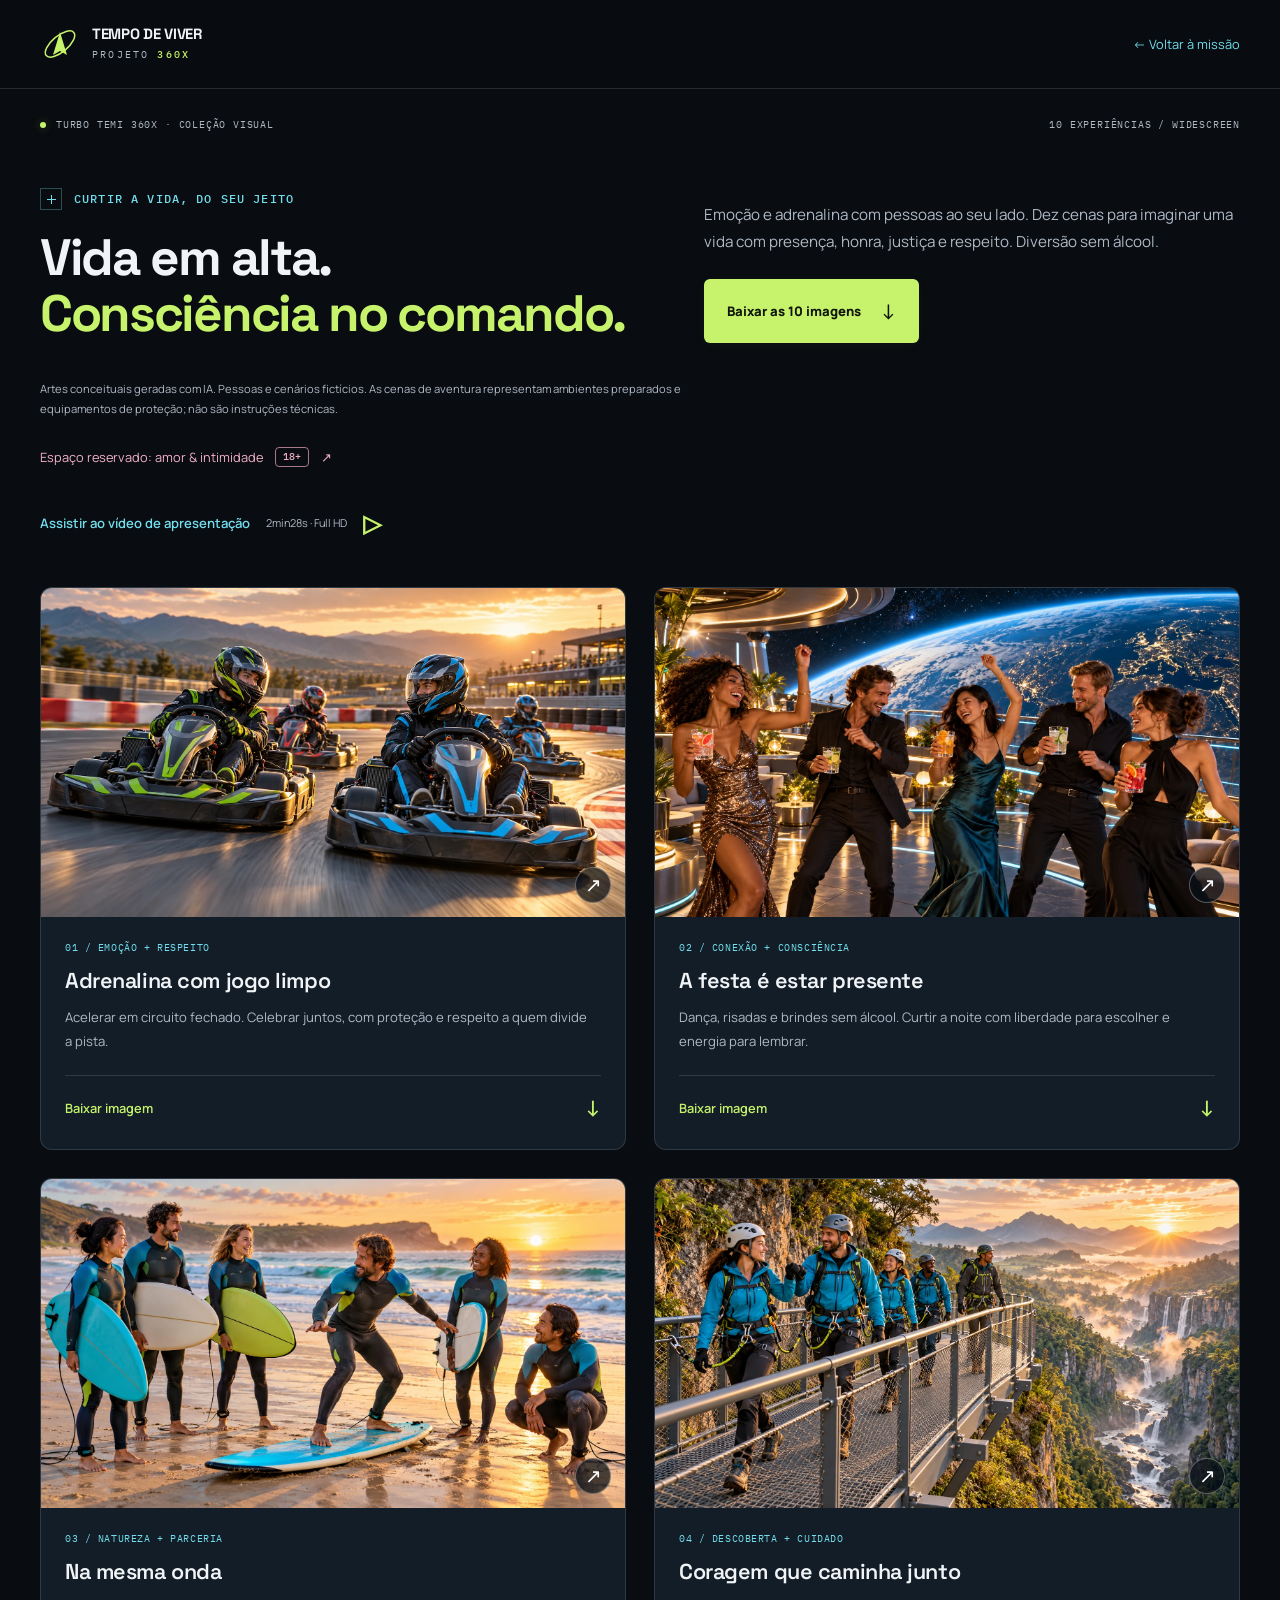
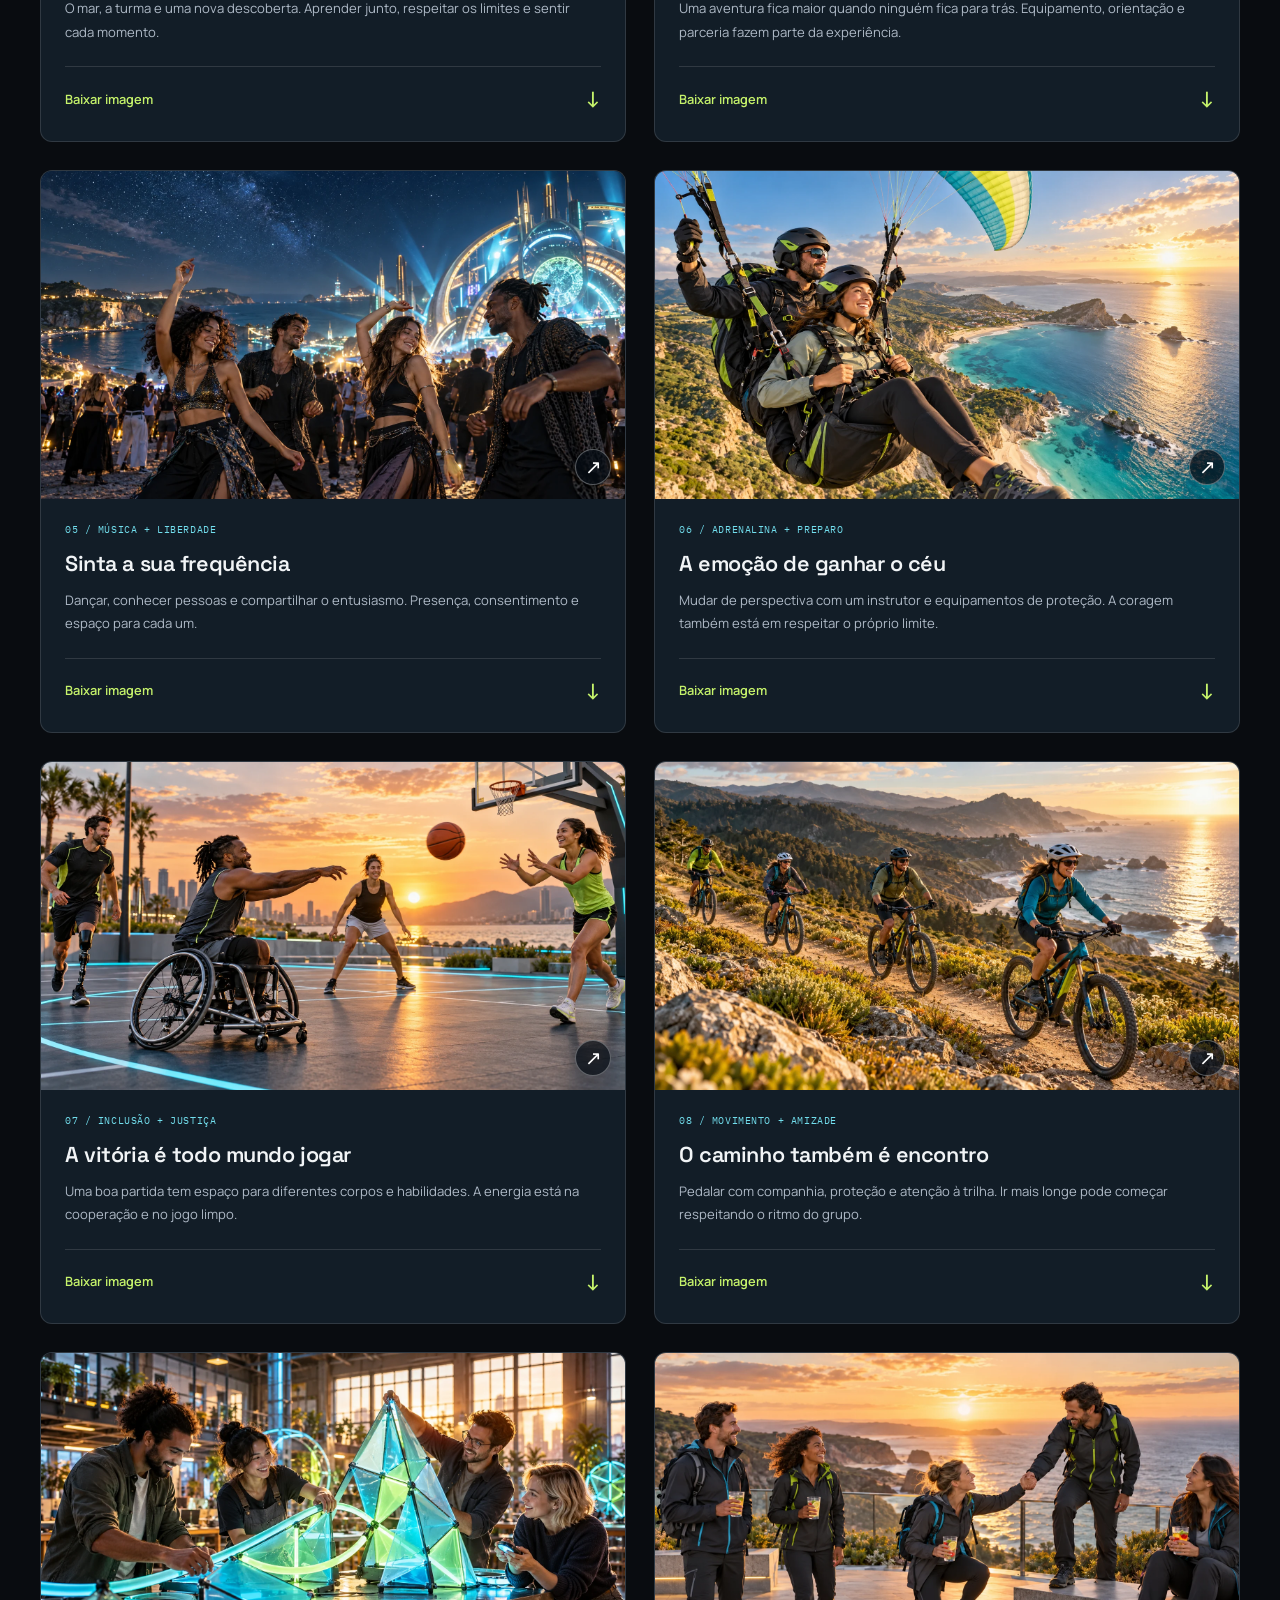
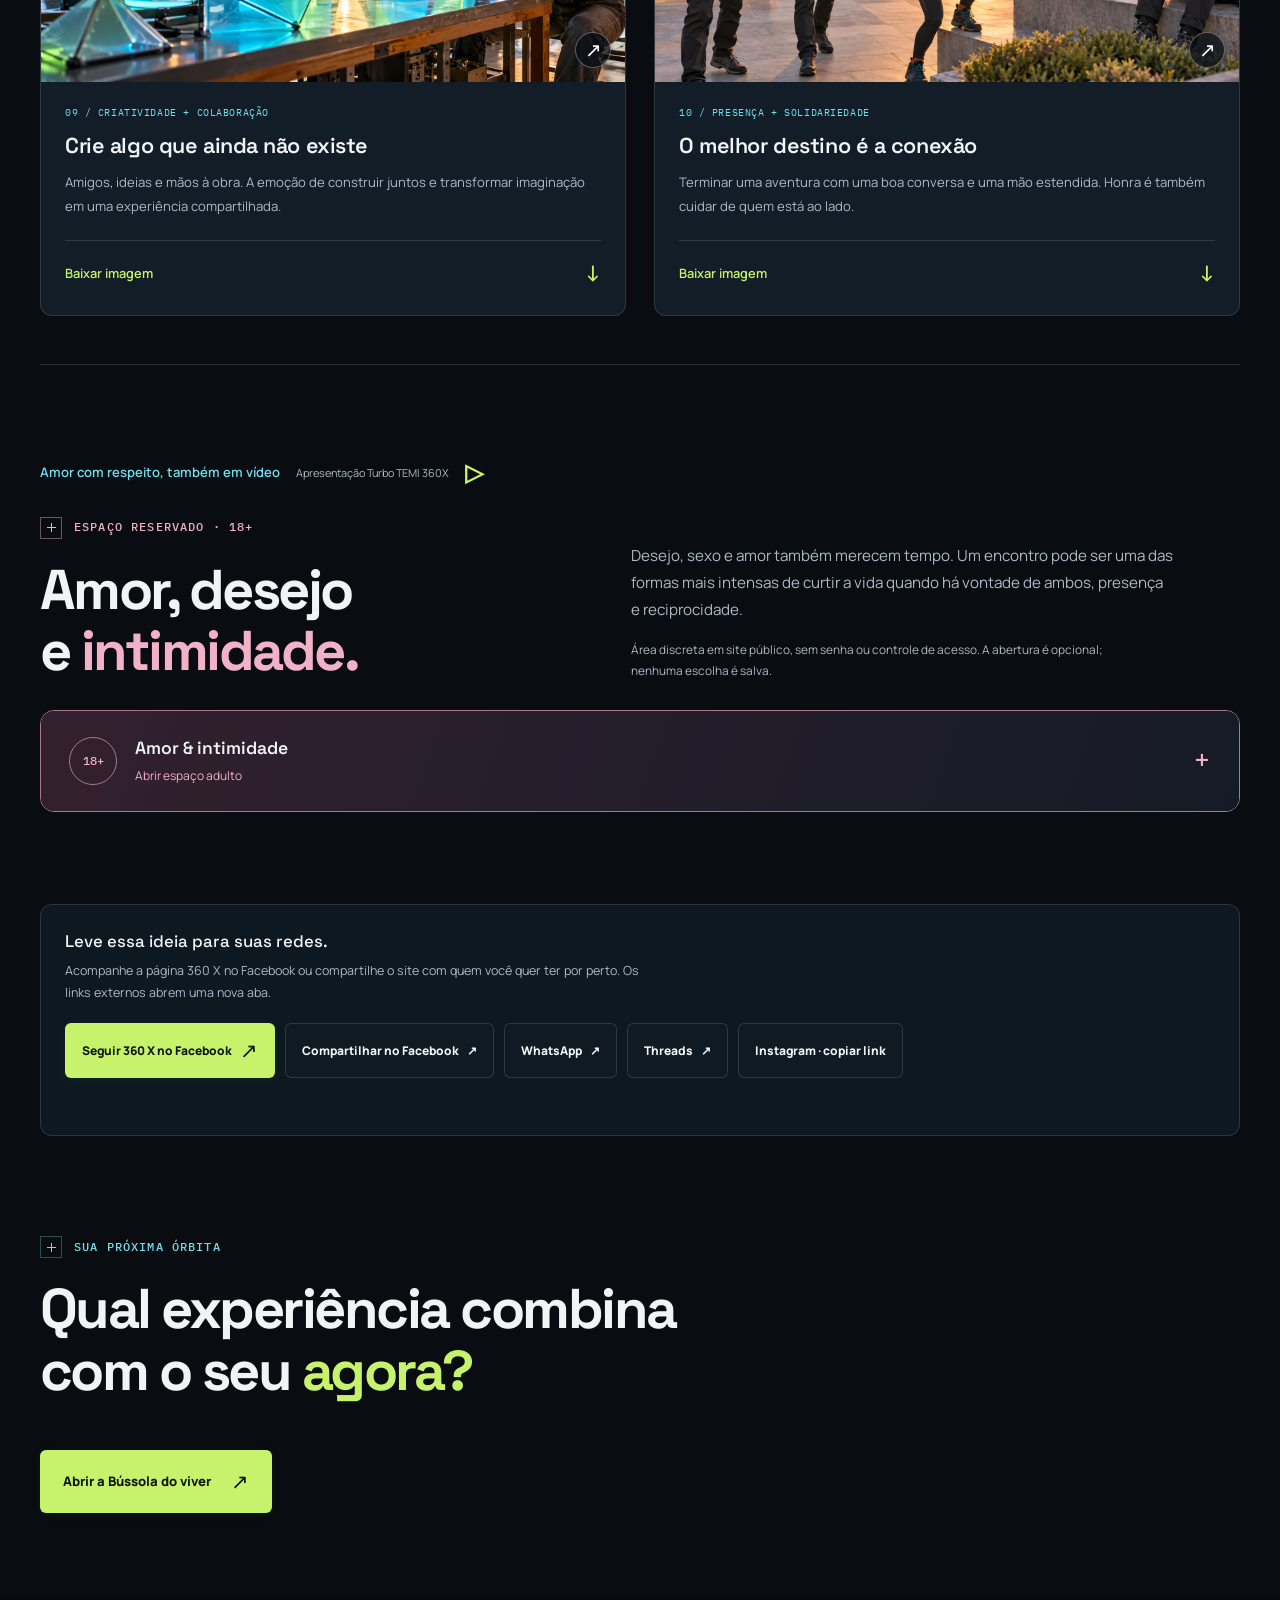
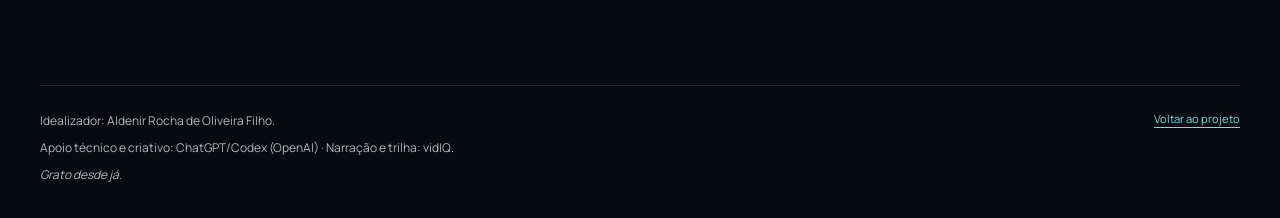
<file: galeria.html>
<!DOCTYPE html>
<html lang="pt-BR">
<head>
  <meta charset="UTF-8">
  <meta name="viewport" content="width=device-width, initial-scale=1.0">
  <title>10 experiências · Turbo TEMI 360X — Tempo de Viver</title>
  <meta name="description" content="10 imagens widescreen Turbo TEMI 360X: curtir a vida com emoção, adrenalina, consciência, inclusão e vínculos humanos, sem álcool.">
  <meta property="og:title" content="Vida em alta · Turbo TEMI 360X">
  <meta property="og:description" content="10 experiências. Consciência no comando. Emoção compartilhada.">
  <meta property="og:type" content="website">
  <meta property="og:image" content="https://aldenirfilho.github.io/INVESTIMENTO-DE-TEMPO-PARA-CURTIR/docs/preview-orbital/colecao-10-imagens.png">
  <meta property="og:image:width" content="1280">
  <meta property="og:image:height" content="720">
  <meta property="og:image:type" content="image/png">
  <meta property="og:image:alt" content="Dez experiências da galeria Turbo TEMI 360 X, com aventura, amizade e criatividade.">
  <meta property="og:url" content="https://aldenirfilho.github.io/INVESTIMENTO-DE-TEMPO-PARA-CURTIR/galeria.html">
  <meta property="og:site_name" content="Tempo de Viver 360 X">
  <meta property="og:locale" content="pt_BR">
  <link rel="canonical" href="https://aldenirfilho.github.io/INVESTIMENTO-DE-TEMPO-PARA-CURTIR/galeria.html">
  <meta name="theme-color" content="#090c10">
  <link rel="icon" href="data:image/svg+xml,%3Csvg xmlns='http://www.w3.org/2000/svg' viewBox='0 0 40 40'%3E%3Crect width='40' height='40' rx='12' fill='%23090c10'/%3E%3Cellipse cx='20' cy='20' rx='16' ry='7' transform='rotate(-40 20 20)' fill='none' stroke='%23c6f36b' stroke-width='2'/%3E%3Cpath d='m20 9 7 22-7-4-7 4z' fill='%23f4f7f8'/%3E%3C/svg%3E">
  <link rel="preconnect" href="https://fonts.googleapis.com">
  <link rel="preconnect" href="https://fonts.gstatic.com" crossorigin>
  <link href="https://fonts.googleapis.com/css2?family=Space+Grotesk:wght@400;500;600;700&family=Manrope:wght@400;500;600;700;800&family=IBM+Plex+Mono:wght@400;500&display=swap" rel="stylesheet">
  <link rel="stylesheet" href="./base.css">
  <link rel="stylesheet" href="./style.css?v=meta-20261018-1">

</head>
<body>
  <a class="skip-link" href="#conteudo">Ir para o conteúdo</a>
  <header class="header">
    <div class="wrap header__inner">
      <a class="brand" href="./index.html#topo" aria-label="Tempo de Viver 360X — início">
        <svg class="brand__symbol" width="40" height="40" viewBox="0 0 40 40" fill="none" aria-hidden="true"><ellipse cx="20" cy="20" rx="18" ry="8" transform="rotate(-40 20 20)" stroke="currentColor" stroke-width="1.5"/><path d="m20 8 7 23-7-4-7 4 7-23Z" fill="currentColor"/></svg>
        <span class="brand__name">TEMPO DE VIVER<span class="brand__edition">PROJETO <b>360X</b></span></span>
      </a>
      <a class="gallery-back" href="./index.html">← Voltar à missão</a>
    </div>
  </header>
  <main id="conteudo" class="gallery-page">
    <section class="wrap" aria-labelledby="gallery-title">
      <div class="mission-bar"><p><span class="status-dot" aria-hidden="true"></span> TURBO TEMI 360X · COLEÇÃO VISUAL</p><p class="mission-bar__edition">10 EXPERIÊNCIAS / WIDESCREEN</p></div>
      <div class="life-intro"><div><p class="kicker">CURTIR A VIDA, DO SEU JEITO</p><h1 class="h-display" id="gallery-title">Vida em alta.<br><em>Consciência no comando.</em></h1></div><div><p class="lead">Emoção e adrenalina com pessoas ao seu lado. Dez cenas para imaginar uma vida com presença, honra, justiça e respeito. Diversão sem álcool.</p><a class="btn btn--primary" href="./assets/turbo-360x/colecao-turbo-temi-360x.zip" download>Baixar as 10 imagens <span aria-hidden="true">↓</span></a></div></div>
      <p class="life-disclosure">Artes conceituais geradas com IA. Pessoas e cenários fictícios. As cenas de aventura representam ambientes preparados e equipamentos de proteção; não são instruções técnicas.</p>
      <a class="intimacy-link" href="#amor-intimidade">Espaço reservado: amor &amp; intimidade <span>18+</span> <span aria-hidden="true">↗</span></a>
      <a class="presentation-link" href="./index.html#apresentacao">Assistir ao vídeo de apresentação <span>2min28s · Full HD</span> <span aria-hidden="true">▷</span></a>
      <h2 class="sr-only">Dez experiências para curtir com consciência</h2>
      <div class="life-grid"><article class="life-card">
      <a class="life-card__image" href="./assets/turbo-360x/01-karting.webp" target="_blank" rel="noopener" aria-label="Abrir imagem: Adrenalina com jogo limpo"><img src="./assets/turbo-360x/01-karting.webp" width="1672" height="941" loading="lazy" decoding="async" alt="Amigos adultos em karts em um circuito fechado, usando capacetes e equipamentos de proteção."><span aria-hidden="true">↗</span></a>
      <div class="life-card__body"><p class="life-card__tag">01 / EMOÇÃO + RESPEITO</p><h3>Adrenalina com jogo limpo</h3><p>Acelerar em circuito fechado. Celebrar juntos, com proteção e respeito a quem divide a pista.</p><a class="life-card__download" href="./assets/turbo-360x/01-karting.webp" download>Baixar imagem <span aria-hidden="true">↓</span></a></div>
    </article><article class="life-card">
      <a class="life-card__image" href="./assets/turbo-360x/02-celebracao.webp" target="_blank" rel="noopener" aria-label="Abrir imagem: A festa é estar presente"><img src="./assets/turbo-360x/02-celebracao.webp" width="1672" height="941" loading="lazy" decoding="async" alt="Amigos adultos celebram em um terraço espacial, com copos de bebidas de frutas sem álcool e a Terra ao fundo."><span aria-hidden="true">↗</span></a>
      <div class="life-card__body"><p class="life-card__tag">02 / CONEXÃO + CONSCIÊNCIA</p><h3>A festa é estar presente</h3><p>Dança, risadas e brindes sem álcool. Curtir a noite com liberdade para escolher e energia para lembrar.</p><a class="life-card__download" href="./assets/turbo-360x/02-celebracao.webp" download>Baixar imagem <span aria-hidden="true">↓</span></a></div>
    </article><article class="life-card">
      <a class="life-card__image" href="./assets/turbo-360x/03-surf.webp" target="_blank" rel="noopener" aria-label="Abrir imagem: Na mesma onda"><img src="./assets/turbo-360x/03-surf.webp" width="1672" height="941" loading="lazy" decoding="async" alt="Grupo de adultos com pranchas de surf em uma praia ao amanhecer, acompanhado por instrutor."><span aria-hidden="true">↗</span></a>
      <div class="life-card__body"><p class="life-card__tag">03 / NATUREZA + PARCERIA</p><h3>Na mesma onda</h3><p>O mar, a turma e uma nova descoberta. Aprender junto, respeitar os limites e sentir cada momento.</p><a class="life-card__download" href="./assets/turbo-360x/03-surf.webp" download>Baixar imagem <span aria-hidden="true">↓</span></a></div>
    </article><article class="life-card">
      <a class="life-card__image" href="./assets/turbo-360x/04-aventura.webp" target="_blank" rel="noopener" aria-label="Abrir imagem: Coragem que caminha junto"><img src="./assets/turbo-360x/04-aventura.webp" width="1672" height="941" loading="lazy" decoding="async" alt="Grupo de adultos em uma trilha de aventura guiada, atravessando uma passarela sobre uma paisagem natural."><span aria-hidden="true">↗</span></a>
      <div class="life-card__body"><p class="life-card__tag">04 / DESCOBERTA + CUIDADO</p><h3>Coragem que caminha junto</h3><p>Uma aventura fica maior quando ninguém fica para trás. Equipamento, orientação e parceria fazem parte da experiência.</p><a class="life-card__download" href="./assets/turbo-360x/04-aventura.webp" download>Baixar imagem <span aria-hidden="true">↓</span></a></div>
    </article><article class="life-card">
      <a class="life-card__image" href="./assets/turbo-360x/05-musica.webp" target="_blank" rel="noopener" aria-label="Abrir imagem: Sinta a sua frequência"><img src="./assets/turbo-360x/05-musica.webp" width="1672" height="941" loading="lazy" decoding="async" alt="Amigos adultos dançam juntos em um show ao ar livre com iluminação ciano e lima sob um céu estrelado."><span aria-hidden="true">↗</span></a>
      <div class="life-card__body"><p class="life-card__tag">05 / MÚSICA + LIBERDADE</p><h3>Sinta a sua frequência</h3><p>Dançar, conhecer pessoas e compartilhar o entusiasmo. Presença, consentimento e espaço para cada um.</p><a class="life-card__download" href="./assets/turbo-360x/05-musica.webp" download>Baixar imagem <span aria-hidden="true">↓</span></a></div>
    </article><article class="life-card">
      <a class="life-card__image" href="./assets/turbo-360x/06-voo.webp" target="_blank" rel="noopener" aria-label="Abrir imagem: A emoção de ganhar o céu"><img src="./assets/turbo-360x/06-voo.webp" width="1672" height="941" loading="lazy" decoding="async" alt="Adulto e instrutor em um voo de parapente duplo sobre o litoral, com capacetes e arneses visíveis."><span aria-hidden="true">↗</span></a>
      <div class="life-card__body"><p class="life-card__tag">06 / ADRENALINA + PREPARO</p><h3>A emoção de ganhar o céu</h3><p>Mudar de perspectiva com um instrutor e equipamentos de proteção. A coragem também está em respeitar o próprio limite.</p><a class="life-card__download" href="./assets/turbo-360x/06-voo.webp" download>Baixar imagem <span aria-hidden="true">↓</span></a></div>
    </article><article class="life-card">
      <a class="life-card__image" href="./assets/turbo-360x/07-jogo-limpo.webp" target="_blank" rel="noopener" aria-label="Abrir imagem: A vitória é todo mundo jogar"><img src="./assets/turbo-360x/07-jogo-limpo.webp" width="1672" height="941" loading="lazy" decoding="async" alt="Adultos com e sem deficiência participam de uma partida inclusiva de basquete ao pôr do sol, com atleta em cadeira de rodas esportiva."><span aria-hidden="true">↗</span></a>
      <div class="life-card__body"><p class="life-card__tag">07 / INCLUSÃO + JUSTIÇA</p><h3>A vitória é todo mundo jogar</h3><p>Uma boa partida tem espaço para diferentes corpos e habilidades. A energia está na cooperação e no jogo limpo.</p><a class="life-card__download" href="./assets/turbo-360x/07-jogo-limpo.webp" download>Baixar imagem <span aria-hidden="true">↓</span></a></div>
    </article><article class="life-card">
      <a class="life-card__image" href="./assets/turbo-360x/08-expedicao.webp" target="_blank" rel="noopener" aria-label="Abrir imagem: O caminho também é encontro"><img src="./assets/turbo-360x/08-expedicao.webp" width="1672" height="940" loading="lazy" decoding="async" alt="Amigos adultos pedalam mountain bikes em uma trilha cênica delimitada, com capacetes e espaço entre as bicicletas."><span aria-hidden="true">↗</span></a>
      <div class="life-card__body"><p class="life-card__tag">08 / MOVIMENTO + AMIZADE</p><h3>O caminho também é encontro</h3><p>Pedalar com companhia, proteção e atenção à trilha. Ir mais longe pode começar respeitando o ritmo do grupo.</p><a class="life-card__download" href="./assets/turbo-360x/08-expedicao.webp" download>Baixar imagem <span aria-hidden="true">↓</span></a></div>
    </article><article class="life-card">
      <a class="life-card__image" href="./assets/turbo-360x/09-criatividade.webp" target="_blank" rel="noopener" aria-label="Abrir imagem: Crie algo que ainda não existe"><img src="./assets/turbo-360x/09-criatividade.webp" width="1672" height="941" loading="lazy" decoding="async" alt="Grupo diverso de amigos adultos cria uma instalação de arte luminosa em um espaço maker tecnológico."><span aria-hidden="true">↗</span></a>
      <div class="life-card__body"><p class="life-card__tag">09 / CRIATIVIDADE + COLABORAÇÃO</p><h3>Crie algo que ainda não existe</h3><p>Amigos, ideias e mãos à obra. A emoção de construir juntos e transformar imaginação em uma experiência compartilhada.</p><a class="life-card__download" href="./assets/turbo-360x/09-criatividade.webp" download>Baixar imagem <span aria-hidden="true">↓</span></a></div>
    </article><article class="life-card">
      <a class="life-card__image" href="./assets/turbo-360x/10-conexao.webp" target="_blank" rel="noopener" aria-label="Abrir imagem: O melhor destino é a conexão"><img src="./assets/turbo-360x/10-conexao.webp" width="1672" height="940" loading="lazy" decoding="async" alt="Amigos adultos em um mirante costeiro ao pôr do sol; uma pessoa ajuda outra em um degrau, com bebidas de água e frutas."><span aria-hidden="true">↗</span></a>
      <div class="life-card__body"><p class="life-card__tag">10 / PRESENÇA + SOLIDARIEDADE</p><h3>O melhor destino é a conexão</h3><p>Terminar uma aventura com uma boa conversa e uma mão estendida. Honra é também cuidar de quem está ao lado.</p><a class="life-card__download" href="./assets/turbo-360x/10-conexao.webp" download>Baixar imagem <span aria-hidden="true">↓</span></a></div>
    </article></div>

    <section class="intimacy" id="amor-intimidade" aria-labelledby="intimacy-title">
      <a class="presentation-link" href="./index.html#apresentacao">Amor com respeito, também em vídeo <span>Apresentação Turbo TEMI 360X</span> <span aria-hidden="true">▷</span></a>
      <div class="intimacy__intro">
        <div><p class="kicker">ESPAÇO RESERVADO · 18+</p><h2 class="h-display" id="intimacy-title">Amor, desejo<br>e <em>intimidade.</em></h2></div>
        <div><p class="lead">Desejo, sexo e amor também merecem tempo. Um encontro pode ser uma das formas mais intensas de curtir a vida quando há vontade de ambos, presença e reciprocidade.</p><p class="intimacy__privacy">Área discreta em site público, sem senha ou controle de acesso. A abertura é opcional; nenhuma escolha é salva.</p></div>
      </div>
      <details class="intimacy__space">
        <summary class="intimacy__entry"><span class="intimacy__seal" aria-hidden="true">18+</span><span><strong>Amor &amp; intimidade</strong><span class="intimacy__entry-label intimacy__when-closed">Abrir espaço adulto</span><span class="intimacy__entry-label intimacy__when-open">Fechar espaço adulto</span></span><span class="intimacy__toggle" aria-hidden="true">+</span></summary>
        <div class="intimacy__content">
          <div class="intimacy__encounter">
            <figure class="intimacy__figure"><img src="./assets/amor-intimidade-v1.webp" width="1672" height="941" loading="lazy" decoding="async" alt="Casal fictício de adultos, vestido com roupas de noite, compartilha um abraço e um beijo suave em uma varanda futurista com a Terra ao fundo."><figcaption>Arte romântica gerada com IA · Pessoas adultas fictícias.</figcaption></figure>
            <div class="intimacy__words"><p class="intimacy__eyebrow">QUÍMICA + AFETO + LIBERDADE</p><h3>Viver o desejo.<br>Cuidar do encontro.</h3><p>O frio na barriga, o beijo, o carinho e a intimidade sexual têm lugar aqui. Para quem deseja, sexo e amor podem fazer parte de uma vida com mais prazer e conexão.</p><p>A intensidade combina com os três princípios quando as pessoas escolhem vivê-los juntas:</p></div>
          </div>
          <div class="intimacy__values">
            <article class="intimacy__value--honor"><span aria-hidden="true">01 /</span><h3>Honra do casal</h3><p>Ser honesto sobre intenções, cumprir os acordos da relação e preservar a dignidade de cada cônjuge ou parceiro.</p></article>
            <article><span aria-hidden="true">02 /</span><h3>Justiça</h3><p>Reconhecer a liberdade e o prazer de quem participa, com reciprocidade e sem pressão.</p></article>
            <article><span aria-hidden="true">03 /</span><h3>Consciência</h3><p>Conversar sobre desejos e limites, escolher com clareza e respeitar o direito de parar ou mudar de ideia.</p></article>
          </div>

          <aside class="intimacy__honor" aria-labelledby="honor-title">
            <p class="intimacy__eyebrow">O COMPROMISSO QUE SUSTENTA O ENCONTRO</p>
            <h3 id="honor-title">A honra do casal começa com a dignidade de cada pessoa.</h3>
            <p>Lealdade é respeitar os acordos escolhidos juntos. Cada cônjuge ou parceiro mantém sua autonomia, sua privacidade e seu direito de dizer sim, não ou mudar de ideia. Uma mudança nos combinados pede conversa e consentimento antes de acontecer.</p>
            <p>Isso vale para casais heterossexuais, gays e lésbicos e para relações com pessoas bissexuais, trans e de outras identidades. Cada pessoa tem seu estilo; honestidade, cuidado e respeito têm o mesmo valor em todas essas relações.</p>
          </aside>
          <div class="intimacy__couples" role="group" aria-label="Diversidade de casais adultos">
            <figure><img src="./assets/amor-casal-masculino-v1.webp" width="1659" height="948" loading="lazy" decoding="async" alt="Dois homens adultos fictícios, vestidos, de mãos dadas e em um abraço carinhoso em um jardim orbital."><figcaption><strong>Casais gays</strong><span>Companheirismo, desejo e compromisso, com liberdade para cada pessoa expressar seu estilo.</span></figcaption></figure>
            <figure><img src="./assets/amor-casal-feminino-v1.webp" width="1672" height="941" loading="lazy" decoding="async" alt="Duas mulheres adultas fictícias, vestidas, compartilham um beijo suave e mantêm as mãos unidas em uma varanda orbital."><figcaption><strong>Casais lésbicos</strong><span>Carinho, química e reciprocidade, com a mesma dignidade e o mesmo cuidado com os acordos.</span></figcaption></figure>
          </div>
          <div class="intimacy__modern">
            <h3>Relacionamentos modernos. Acordos que fazem sentido para vocês.</h3>
            <p>Namoro, casamento, relação à distância, monogamia ou outros acordos consensuais entre adultos: o modelo é escolhido pelas pessoas envolvidas. Exclusividade combinada merece ser respeitada; outros arranjos exigem transparência e consentimento de todas as pessoas afetadas.</p>
            <div class="intimacy__agreements">
              <article><h4>Conversem antes</h4><p>Desejos, limites, exclusividade e privacidade podem ser colocados em palavras, com espaço real para discordar e recusar.</p></article>
              <article><h4>Vivam a ousadia combinada</h4><p>Flerte, beijo, dança, música, mensagens carinhosas e fantasias conversadas são possibilidades para um encontro desejado por ambos, sem pressão.</p></article>
              <article><h4>Cuidem também depois</h4><p>Escutem como cada um se sentiu, revisem os combinados e protejam a privacidade das mensagens e imagens íntimas. Compartilhar exige autorização específica de quem aparece.</p></article>
            </div>
          </div>
          <div class="intimacy__closing"><p>Um encontro a dois, música, conversa sem pressa, carinho e espaço para descobrir o que ambos desejam. Diversão sem álcool, com presença de verdade.</p><a href="./index.html#conviver">Ver os princípios de cuidado e consentimento <span aria-hidden="true">↗</span></a></div>
        </div>
      </details>
    </section>

        <section class="social-share" id="compartilhar" aria-labelledby="social-share-title" data-social-share data-share-url="https://aldenirfilho.github.io/INVESTIMENTO-DE-TEMPO-PARA-CURTIR/galeria.html" data-share-title="Galeria Turbo TEMI 360 X">
          <h3 id="social-share-title">Leve essa ideia para suas redes.</h3>
          <p class="social-share__intro">Acompanhe a página 360 X no Facebook ou compartilhe o site com quem você quer ter por perto. Os links externos abrem uma nova aba.</p>
          <div class="social-share__links">
            <a class="btn btn--primary btn--sm" href="https://www.facebook.com/profile.php?id=61595429255600" target="_blank" rel="noopener noreferrer">Seguir 360 X no Facebook <span aria-hidden="true">↗</span></a>
            <a class="btn btn--ghost btn--sm" href="https://www.facebook.com/sharer/sharer.php?u=https%3A%2F%2Faldenirfilho.github.io%2FINVESTIMENTO-DE-TEMPO-PARA-CURTIR%2Fgaleria.html" target="_blank" rel="noopener noreferrer">Compartilhar no Facebook <span aria-hidden="true">↗</span></a>
            <a class="btn btn--ghost btn--sm" href="https://wa.me/?text=Galeria%20Turbo%20TEMI%20360%20X%20%E2%80%94%20Emo%C3%A7%C3%A3o%20com%20consci%C3%AAncia.%20Amor%20com%20respeito.%20https%3A%2F%2Faldenirfilho.github.io%2FINVESTIMENTO-DE-TEMPO-PARA-CURTIR%2Fgaleria.html" target="_blank" rel="noopener noreferrer">WhatsApp <span aria-hidden="true">↗</span></a>
            <a class="btn btn--ghost btn--sm" href="https://www.threads.com/intent/post?text=Galeria%20Turbo%20TEMI%20360%20X%20%E2%80%94%20Emo%C3%A7%C3%A3o%20com%20consci%C3%AAncia.%20Amor%20com%20respeito.%20https%3A%2F%2Faldenirfilho.github.io%2FINVESTIMENTO-DE-TEMPO-PARA-CURTIR%2Fgaleria.html" target="_blank" rel="noopener noreferrer">Threads <span aria-hidden="true">↗</span></a>
            <button class="btn btn--ghost btn--sm" type="button" data-share-copy hidden>Instagram · copiar link</button>
            <button class="btn btn--ghost btn--sm" type="button" data-share-native hidden>Outros aplicativos</button>
          </div>
          <p class="social-share__status" role="status" aria-live="polite" aria-atomic="true" data-share-status></p>
          <div class="social-share__fallback" data-share-fallback hidden><label for="social-share-link">Link público para copiar</label><input id="social-share-link" type="url" readonly value="https://aldenirfilho.github.io/INVESTIMENTO-DE-TEMPO-PARA-CURTIR/galeria.html" data-share-link></div>
          <noscript><p>Para compartilhar no Instagram, copie este endereço: <a href="https://aldenirfilho.github.io/INVESTIMENTO-DE-TEMPO-PARA-CURTIR/galeria.html">https://aldenirfilho.github.io/INVESTIMENTO-DE-TEMPO-PARA-CURTIR/galeria.html</a></p></noscript>
        </section>
      <div class="gallery-closing"><p class="kicker">SUA PRÓXIMA ÓRBITA</p><h2 class="h-display">Qual experiência combina<br>com o seu <em>agora?</em></h2><a class="btn btn--primary" href="./index.html#bussola">Abrir a Bússola do viver <span aria-hidden="true">↗</span></a></div>
    </section>
  </main>
  <footer class="footer"><div class="wrap footer__bottom"><div class="site-credits" id="creditos">
          <p>Idealizador: Aldenir Rocha de Oliveira Filho.</p>
          <p>Apoio técnico e criativo: ChatGPT/Codex (OpenAI) · Narração e trilha: vidIQ.</p>
          <p class="site-credits__thanks">Grato desde já.</p>
        </div><a href="./index.html">Voltar ao projeto</a></div></footer>
  <script src="./meta-social.js?v=meta-20261018-1" defer></script>
</body>
</html>
</file>
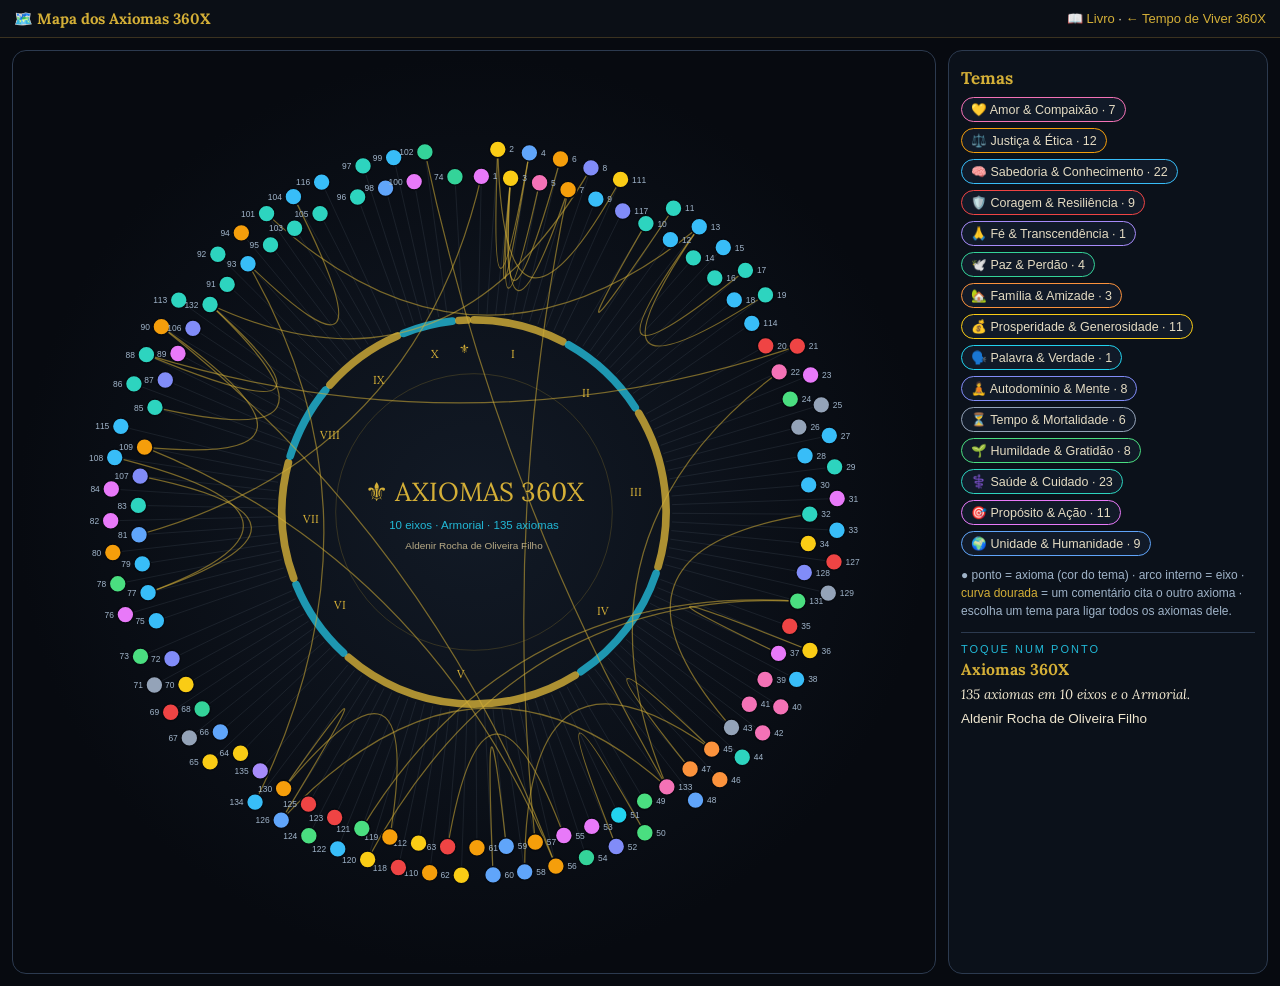
<file: autor/mapa-axiomas.html>
<!DOCTYPE html><html lang="pt-BR"><head><meta charset="utf-8"><meta name="viewport" content="width=device-width,initial-scale=1">
<title>Mapa dos Axiomas 360X — eixos e temas · Aldenir Rocha de Oliveira Filho</title>
<style>@font-face{font-family:'LoraLivro';font-style:normal;font-weight:400 700;src:url([data-uri]) format('woff2')}
@font-face{font-family:'LoraLivro';font-style:italic;font-weight:400 700;src:url([data-uri]) format('woff2')}
body{margin:0;background:#070a10;color:#efe6cf;font-family:-apple-system,'Segoe UI',Roboto,sans-serif}
.topo{display:flex;justify-content:space-between;align-items:center;gap:8px;padding:9px 14px;border-bottom:1px solid #3b3220;background:#0b0f16;position:sticky;top:0;z-index:3;font-size:13px}
.topo a{color:#d4af37;text-decoration:none}.topo b{font-family:'LoraLivro',Georgia,serif;color:#d4af37;font-size:15px}
.wrap{display:grid;grid-template-columns:minmax(0,1fr) 320px;gap:14px;padding:12px;max-width:1500px;margin:auto}
@media(max-width:900px){.wrap{grid-template-columns:1fr}}
svg{width:100%;height:auto;display:block;background:radial-gradient(circle at 50% 50%,#121a26,#070a10 70%);border:1px solid #2c3a4f;border-radius:14px}
.lado{border:1px solid #2c3a4f;border-radius:14px;padding:12px;background:#0b111a;font-size:13.5px}
.lado h2{font-family:'LoraLivro',Georgia,serif;color:#d4af37;font-size:17px;margin:4px 0 8px}
.chips{display:flex;flex-wrap:wrap;gap:6px}.chip{border:1px solid #3b4a62;border-radius:999px;padding:4px 9px;cursor:pointer;background:#111a28;color:#e5dcc3;font-size:12.5px}
.chip.on{border-color:#d4af37;box-shadow:0 0 0 1px #d4af37 inset}
#info{margin-top:12px;border-top:1px solid #2c3a4f;padding-top:10px;min-height:120px}
#info .n{color:#22b8d6;font-size:11px;letter-spacing:2px;text-transform:uppercase}#info h3{font-family:'LoraLivro',Georgia,serif;color:#d4af37;margin:4px 0}
#info blockquote{font-family:'LoraLivro',Georgia,serif;font-style:italic;margin:6px 0;color:#f3ead2;line-height:1.45}
#info a{color:#22b8d6}
.dot{cursor:pointer;transition:opacity .2s}.fraco{opacity:.12}
.eixo-lbl{font-family:'LoraLivro',Georgia,serif;fill:#d4af37;font-size:15px}
.leg{color:#9fb3c8;font-size:12px;margin-top:10px;line-height:1.5}
</style></head><body>
<div class="topo"><b>🗺️ Mapa dos Axiomas 360X</b><span><a href="axiomas-360x.html">📖 Livro</a> · <a href="../index.html">← Tempo de Viver 360X</a></span></div>
<div class="wrap"><div><svg id="mapa" viewBox="0 0 1200 1200" role="img" aria-label="Mapa radial: 11 eixos e 135 axiomas"></svg></div>
<div class="lado"><h2>Temas</h2><div class="chips" id="chips"></div>
<div class="leg">● ponto = axioma (cor do tema) · arco interno = eixo · <span style="color:#d4af37">curva dourada</span> = um comentário cita o outro axioma · escolha um tema para ligar todos os axiomas dele.</div>
<div id="info"><div class="n">toque num ponto</div><h3>Axiomas 360X</h3><blockquote>135 axiomas em 10 eixos e o Armorial.</blockquote><div>Aldenir Rocha de Oliveira Filho</div></div></div></div>
<script>const AX=[{"n": 1, "t": "Axioma da expansão humana", "e": "I · Fundamentos", "m": "PA", "x": "A inteligência artificial é um catalisador da expansão da humanidade: amplia nossa capacidade de conhecer, explorar o desconhecido e avançar na descoberta do cosmos."}, {"n": 2, "t": "Axioma dos limites da posse", "e": "I · Fundamentos", "m": "PR", "x": "Ainda que alguém pudesse possuir tudo, esse tudo permaneceria aquém do infinito. A posse encontra limites; as possibilidades que podemos construir juntos permanecem abertas."}, {"n": 3, "t": "Axioma da riqueza compartilhada", "e": "I · Fundamentos", "m": "PR", "x": "Partilhar o que importa permite participar de uma riqueza maior do que aquela que se poderia possuir sozinho."}, {"n": 4, "t": "Axioma da humanidade infinita", "e": "I · Fundamentos", "m": "UN", "x": "É pela partilha solidária do que importa que a humanidade pode ampliar continuamente sua prosperidade e manter aberto o horizonte do infinito."}, {"n": 5, "t": "Axioma da solidariedade oportuna", "e": "I · Fundamentos", "m": "AM", "x": "O valor da partilha se realiza ao oferecer o que importa a quem precisa, de maneira adequada às suas circunstâncias e no momento em que esse apoio pode fazer diferença."}, {"n": 6, "t": "Axioma da dignidade recíproca", "e": "I · Fundamentos", "m": "JU", "x": "Toda partilha deve preservar a dignidade de quem oferece e de quem recebe, honrando o respeito por si mesmo e pelo próximo."}, {"n": 7, "t": "Axioma da prosperidade justa", "e": "I · Fundamentos", "m": "JU", "x": "A prosperidade deve favorecer quem mais contribui para que o essencial alcance quem dele precisa, compartilhando com justiça, dignidade e atenção às circunstâncias de cada pessoa."}, {"n": 8, "t": "Axioma do cansaço e da ira", "e": "I · Fundamentos", "m": "AD", "x": "Quando o cansaço vence o esforço, a ira desperta."}, {"n": 9, "t": "Axioma da dúvida e da aprendizagem", "e": "I · Fundamentos", "m": "SA", "x": "A dúvida abre a porta da aprendizagem."}, {"n": 10, "t": "Axioma do diagnóstico oportuno", "e": "II · Médicos", "m": "SD", "x": "O segredo da emergência é acertar o diagnóstico e agir a tempo de reverter o quadro."}, {"n": 11, "t": "Axioma do segundo conquistado", "e": "II · Médicos", "m": "SD", "x": "Cada segundo conquistado na busca do diagnóstico pode representar mais uma chance de salvar uma vida."}, {"n": 12, "t": "Axioma da resposta que orienta", "e": "II · Médicos", "m": "SA", "x": "A resposta ao tratamento pode iluminar o diagnóstico que ainda não se revelou."}, {"n": 13, "t": "Axioma da fisiologia que se revela", "e": "II · Médicos", "m": "SA", "x": "A gasometria pode revelar o capítulo que faltava à história clínica."}, {"n": 14, "t": "Axioma da anticoagulação prudente", "e": "II · Médicos", "m": "SD", "x": "Anticoagular exige conhecer o risco do trombo e respeitar o risco de sangrar."}, {"n": 15, "t": "Axioma do diagnóstico aberto", "e": "II · Médicos", "m": "SA", "x": "No homem jovem, a hipótese de lúpus deve conviver com a investigação de seus imitadores, inclusive o linfoma quando houver pistas."}, {"n": 16, "t": "Axioma da perfusão responsável", "e": "II · Médicos", "m": "SD", "x": "Restaurar a perfusão exige atenção ao preço que cada intervenção pode cobrar do pulmão."}, {"n": 17, "t": "Axioma da tolerância criteriosa", "e": "II · Médicos", "m": "SD", "x": "Em situações selecionadas, tolerar a acidemia pode ser mais prudente do que impor uma correção potencialmente lesiva."}, {"n": 18, "t": "Axioma do raciocínio fundamentado", "e": "II · Médicos", "m": "SA", "x": "Os critérios orientam o raciocínio; compreendê-los permite aplicá-los com discernimento."}, {"n": 19, "t": "Axioma do bicarbonato com indicação", "e": "II · Médicos", "m": "SD", "x": "A indicação de bicarbonato exige compreender o distúrbio ácido-base, sua causa e a condição do paciente."}, {"n": 20, "t": "Axioma da ponta da espada", "e": "III · Vida honrada", "m": "CO", "x": "Somos a ponta da espada em uma luta que não é nossa."}, {"n": 21, "t": "Axioma do preço da formação", "e": "III · Vida honrada", "m": "CO", "x": "Cada conquista da residência cobra um alto preço de seus residentes."}, {"n": 22, "t": "Axioma da humanidade do cuidado", "e": "III · Vida honrada", "m": "AM", "x": "É muita medicação e pouco coração."}, {"n": 23, "t": "Axioma da força dos detalhes", "e": "III · Vida honrada", "m": "PA", "x": "Grandes diferenças nascem da soma de pequenos detalhes."}, {"n": 24, "t": "Axioma da humildade", "e": "III · Vida honrada", "m": "HU", "x": "A humildade é o dom da sabedoria."}, {"n": 25, "t": "Axioma da história vivida", "e": "III · Vida honrada", "m": "TM", "x": "Prefiro a história de uma cicatriz à imagem de uma tatuagem."}, {"n": 26, "t": "Axioma do tempo irrepetível", "e": "III · Vida honrada", "m": "TM", "x": "O que viverei nos próximos anos não viverei da mesma maneira na próxima década."}, {"n": 27, "t": "Axioma da verdade inesperada", "e": "III · Vida honrada", "m": "SA", "x": "Quanto mais uma verdade desafia a intuição, mais brilhante pode ser o raciocínio que a revela."}, {"n": 28, "t": "Axioma da história que retorna", "e": "III · Vida honrada", "m": "SA", "x": "O que hoje retorna pode ser aquilo que ontem cessou sem explicação. (Origem: diagnóstico de porfiria.)"}, {"n": 29, "t": "Axioma das arquiteturas complementares", "e": "III · Vida honrada", "m": "SD", "x": "Rim e pulmão são arquiteturas diferentes a serviço do mesmo equilíbrio."}, {"n": 30, "t": "Axioma da regulação vascular", "e": "III · Vida honrada", "m": "SA", "x": "No veículo vascular, o sistema renina–angiotensina–aldosterona participa do controle da pressão e do volume em circulação."}, {"n": 31, "t": "Axioma do pertencimento à clínica médica", "e": "III · Vida honrada", "m": "PA", "x": "Não somos nós que escolhemos a residência em Clínica Médica; é a Clínica Médica que nos escolhe para fazer parte dela."}, {"n": 32, "t": "Axioma do equilíbrio integral", "e": "III · Vida honrada", "m": "SD", "x": "O equilíbrio de uma vida se cultiva no cuidado com o corpo, na atenção à mente, no exercício do intelecto e no respeito aos vínculos humanos."}, {"n": 33, "t": "Axioma das marcas da leitura", "e": "III · Vida honrada", "m": "SA", "x": "Os livros que lemos participam da construção do nosso caráter e, quase sem percebermos, deixam marcas em nossa maneira de ser."}, {"n": 34, "t": "Axioma da prosperidade em equilíbrio", "e": "III · Vida honrada", "m": "PR", "x": "Prosperar é renovar objetivos sem perder a liberdade de desfrutar da vida e das próprias conquistas, sem se aprisionar ao acúmulo desnecessário."}, {"n": 35, "t": "Axioma da conquista mínima", "e": "IV · Conquista e amor", "m": "CO", "x": "Todo avanço, por menor que seja, é uma conquista."}, {"n": 36, "t": "Axioma do melhor investimento", "e": "IV · Conquista e amor", "m": "PR", "x": "O melhor investimento no futuro é estudar, treinar e trabalhar sem abrir mão de viver."}, {"n": 37, "t": "Axioma da continuidade", "e": "IV · Conquista e amor", "m": "PA", "x": "O equilíbrio entre estudar, treinar, viver e agradecer gera a continuidade da posteridade."}, {"n": 38, "t": "Axioma do viver idiossincrático", "e": "IV · Conquista e amor", "m": "SA", "x": "O viver pode ser experimentado de inúmeras formas; para o filósofo, pensar o abstrato e sentir já é uma maneira de viver."}, {"n": 39, "t": "Axioma da inspiração", "e": "IV · Conquista e amor", "m": "AM", "x": "Todo sentimento inspira a escrita e pode gerar novos axiomas; o amor é o mais potente deles."}, {"n": 40, "t": "Axioma da raridade do sentimento", "e": "IV · Conquista e amor", "m": "AM", "x": "Quanto mais difícil de despertar, mais potente é o impacto de um sentimento."}, {"n": 41, "t": "Axioma da chama que não destrói", "e": "IV · Conquista e amor", "m": "AM", "x": "O amor é uma chama ardente que queima sem doer, corrói sem destruir e pode salvar ou matar, conforme o desfecho que gera."}, {"n": 42, "t": "Axioma das duas virtudes perigosas", "e": "IV · Conquista e amor", "m": "AM", "x": "Para quem sente demais, o amor é poder incontrolável; para quem sente de menos, é a chance de enfim sentir algo capaz de gerar respeito e carinho."}, {"n": 43, "t": "Axioma do notívago", "e": "IV · Conquista e amor", "m": "TM", "x": "Para muitos, a noite é a hora de dormir e sonhar; para mim, é a hora de viver o sonho."}, {"n": 44, "t": "Axioma do desmame dos vasopressores", "e": "IV · Conquista e amor", "m": "SD", "x": "O primeiro a entrar é o primeiro a sair; o último a entrar é o último a sair. (Nora sai primeiro; vasopressina por último.)"}, {"n": 45, "t": "Axioma do auge para gerar", "e": "IV · Conquista e amor", "m": "FA", "x": "O momento de gerar filhos é aquele em que nos aproximamos do auge do equilíbrio físico, mental, espiritual e social. Ordem, coragem e sabedoria: o tripé da evolução."}, {"n": 46, "t": "Axioma da experiência afetiva", "e": "IV · Conquista e amor", "m": "FA", "x": "Na idade adulta, viver relacionamentos com maturidade e consentimento desenvolve o afeto, a resistência emocional e o discernimento para reconhecer a parceria oportuna."}, {"n": 47, "t": "Axioma da família do tripé", "e": "IV · Conquista e amor", "m": "FA", "x": "Coragem, sabedoria e ordem sustentam a família; o amor é o que a une."}, {"n": 48, "t": "Axioma do brasão universal", "e": "IV · Conquista e amor", "m": "UN", "x": "A igualdade que vale buscar é a de todas as famílias no compromisso com o mesmo códice: um brasão comum, adotado por escolha."}, {"n": 49, "t": "Axioma dos fragmentos e da humanidade preservada", "e": "V · Humanidade", "m": "HU", "x": "Minhas ideias são fragmentos de uma ideia maior do que eu. Preservar a humanidade é preservar o futuro."}, {"n": 50, "t": "Axioma da equação da dignidade", "e": "V · Humanidade", "m": "HU", "x": "Humildade é saber quem se é e aceitar sê-lo; coragem é ocupar o próprio espaço de direito. Coragem + humildade = dignidade."}, {"n": 51, "t": "Axioma da confiança", "e": "V · Humanidade", "m": "VE", "x": "Confiança = sinceridade + dignidade. Onde a inveja entra, a confiança se rompe."}, {"n": 52, "t": "Axioma da inveja vencida", "e": "V · Humanidade", "m": "AD", "x": "Vencer a inveja é um ato de coragem com humildade: a coragem de não querer ser quem não se é, com respeito aos próprios princípios."}, {"n": 53, "t": "Axioma do propósito que evolui", "e": "V · Humanidade", "m": "PA", "x": "Nossos propósitos estão sempre prontos para evoluir. O que não cabe é fazer do lugar de outra pessoa o nosso propósito, por inveja."}, {"n": 54, "t": "Axioma da comunidade de discussão", "e": "V · Humanidade", "m": "PZ", "x": "É melhor ter amigos do que inimigos; melhor uma comunidade de discussão em que todos prosperem juntos do que uma guerra infinita que aniquila a todos."}, {"n": 55, "t": "Axioma da decisão oportuna", "e": "V · Humanidade", "m": "PA", "x": "Viver é decidir: calcular depressa o meio correto e mais oportuno, como o emergencista, o clínico e o intensivista, com temperança, prudência, sabedoria, coragem e fé."}, {"n": 56, "t": "Axioma do crédito devido", "e": "V · Humanidade", "m": "JU", "x": "Decidir sempre pela melhor solução para todos e dar o devido crédito a quem decidiu, porque importa."}, {"n": 57, "t": "Axioma do mérito não renunciado", "e": "V · Humanidade", "m": "JU", "x": "A prosperidade justa é o reconhecimento da honra e do mérito. Renunciar ao mérito sem propósito não é generosidade; é perda."}, {"n": 58, "t": "Axioma da sociedade empresarial", "e": "V · Humanidade", "m": "UN", "x": "A empresa é uma sociedade de pessoas que nela trabalham, movida por sabedoria, ordem e coragem, sustentadas por respeito, dignidade e segurança; isso chega ao cliente."}, {"n": 59, "t": "Axioma da partilha na família e na empresa", "e": "V · Humanidade", "m": "UN", "x": "Dentro de um Estado democrático, a partilha se vive na família e na empresa: um “comunismo familiar” (comunidade de famílias) e um “socialismo empresarial” (sociedade de sócios)."}, {"n": 60, "t": "Axioma da comunidade de famílias e da sociedade de sócios", "e": "V · Humanidade", "m": "UN", "x": "Toda comunidade é uma reunião de famílias; toda empresa, uma reunião de sócios. Todo funcionário deveria ser sócio; o cliente se associa pela compra e pela fidelidade."}, {"n": 61, "t": "Axioma da responsabilidade recíproca", "e": "V · Humanidade", "m": "JU", "x": "A empresa é responsável pelos clientes que cativa; os clientes, pelos produtos que adquirem. Quanto mais preservado o produto, mais justo o repasse."}, {"n": 62, "t": "Axioma da produção com medida", "e": "V · Humanidade", "m": "PR", "x": "O Estado deveria regular e limitar a produção de certos produtos, para conter a desvalorização, com tudo acessível por crédito e parcelamento."}, {"n": 63, "t": "Axioma do degrau", "e": "V · Humanidade", "m": "CO", "x": "Às vezes é preciso arriscar, com coragem, um bem acima do próprio patamar para subir de nível, com a temperança e a prudência do axioma 55."}, {"n": 64, "t": "Axioma da poupança corajosa", "e": "VI · Poupar e preservar", "m": "PR", "x": "Poupar com propósito é coragem, maior do que o medo e do que a ansiedade de gastar tudo logo."}, {"n": 65, "t": "Axioma do acúmulo com propósito", "e": "VI · Poupar e preservar", "m": "PR", "x": "Acumular dinheiro sem propósito não é digno; o justo tem metas e poupa em direção a elas."}, {"n": 66, "t": "Axioma de quem não pode pedir ajuda", "e": "VI · Poupar e preservar", "m": "UN", "x": "A cada conquista, o justo ajuda quem não tem o que precisa e quem não pode pedir ajuda: plantas, animais, rochas, a natureza e as coisas antigas em extinção."}, {"n": 67, "t": "Axioma de preservar sem acumular", "e": "VI · Poupar e preservar", "m": "TM", "x": "A atualização deve ser constante, mas devemos preservar, sem acumular, os pertences que trazem momentos inesquecíveis. (Realmetaverso: o objeto-testemunha.)"}, {"n": 68, "t": "Axioma do desapego e da reconstrução", "e": "VI · Poupar e preservar", "m": "PZ", "x": "O que traz lembrança ruim se doa ou se vende; o que não presta se desfaz para ser refeito, como as ideias novas. Que a raiva não fira ninguém."}, {"n": 69, "t": "Axioma da rocha metamórfica", "e": "VI · Poupar e preservar", "m": "CO", "x": "Como a rocha metamórfica, a gente se transforma a cada adversidade até encontrar um caminho; às vezes, a queda vira impulso para ir mais longe."}, {"n": 70, "t": "Axioma do destino digno dos objetos", "e": "VI · Poupar e preservar", "m": "PR", "x": "O que não é útil, lembrança, troféu nem necessário espera a ocasião oportuna de partir com dignidade: doação, venda ou guarda."}, {"n": 71, "t": "Axioma dos colecionadores, relicários das coisas", "e": "VI · Poupar e preservar", "m": "TM", "x": "Guardar sem excessos é a regra; os colecionadores são a exceção com função: preservam o que teria desaparecido. São os relicários das coisas."}, {"n": 72, "t": "Axioma do hobby com medida", "e": "VI · Poupar e preservar", "m": "AD", "x": "Quem não é colecionador pode juntar por gosto (relógios, computadores), quatro ou cinco, ou um para cada dia da semana, sem excessos."}, {"n": 73, "t": "Axioma do animal imperfeito e engraçado", "e": "VI · Poupar e preservar", "m": "HU", "x": "Ninguém é normal: cada um tem suas manias. Humanidade é um “transtorno” de consciência e inteligência num animal, logo imperfeito e engraçado."}, {"n": 74, "t": "Axioma da guerra justa em paz", "e": "Armorial", "m": "PZ", "x": "Dos brasões nascem o esporte e a competitividade: uma disputa por felicidade, prosperidade, dignidade e honra. Uma guerra justa, em paz."}, {"n": 75, "t": "Axioma da curiosidade motriz", "e": "VII · Curiosidade e exemplo", "m": "SA", "x": "Minha inteligência é movida pela curiosidade: o mistério desperta o interesse, e o interesse sustenta a atenção."}, {"n": 76, "t": "Axioma do dom", "e": "VII · Curiosidade e exemplo", "m": "PA", "x": "Deixe a pessoa livre para testar de tudo e observe, até encontrar o que ela faz com prazer: esse é o seu dom. Depois, é concentrar-se nele."}, {"n": 77, "t": "Axioma do raciocínio em cascata", "e": "VII · Curiosidade e exemplo", "m": "SA", "x": "Raciocino em cascata, em efeito dominó. Quando a cascata encontra travas, a energia da curiosidade ajuda a romper a maioria delas."}, {"n": 78, "t": "Axioma da fama como exemplo", "e": "VII · Curiosidade e exemplo", "m": "HU", "x": "Fama não é pagamento; é exemplo. O exemplo de quem se superou deve ser lembrado, e o nome, respeitado por honra, mérito e justiça, não por vanglória."}, {"n": 79, "t": "Axioma do verbo e da incerteza", "e": "VII · Curiosidade e exemplo", "m": "SA", "x": "O verbo resulta das ações e das escolhas oportunas. De nada temos certeza: decidimos por aproximação, e o fascínio do universo é a curiosidade pelo mistério."}, {"n": 80, "t": "Axioma de quem pensa e de quem faz", "e": "VII · Curiosidade e exemplo", "m": "JU", "x": "Há quem lide mais com a ideia e quem lide mais com a matéria; um depende do outro. É preciso aproximar as funções e estreitar a curva salarial, elevando mais quem ganha menos."}, {"n": 81, "t": "Axioma do insubstituível humano", "e": "VII · Curiosidade e exemplo", "m": "UN", "x": "O repetitivo pode ficar com o robô; o que pede talento, arte e vínculo fica com o ser humano. A IA é motor de desenvolvimento, não substituto; humaniza-se pelo exemplo de quem tem humanidade."}, {"n": 82, "t": "Axioma das atitudes", "e": "VII · Curiosidade e exemplo", "m": "PA", "x": "Não é a religião que importa: são as atitudes, a repercussão delas para o próximo e a gratidão por tudo. Acredite em si e faça a sua parte."}, {"n": 83, "t": "Axioma da proximidade à beira do leito", "e": "VII · Curiosidade e exemplo", "m": "SD", "x": "O médico está distante do paciente, sobretudo nos centros terciários. O POCUS aproxima o intensivista e o emergencista do paciente instável, ainda não intubado."}, {"n": 84, "t": "Axioma do legado da rotina", "e": "VII · Curiosidade e exemplo", "m": "PA", "x": "O trabalho constante, dia após dia, faz o ambiente se acostumar com você, e você com ele. Dessa rotina nasce uma liderança que as pessoas sentem antes de nomear: segurança, confiança e domínio do próprio ofício."}, {"n": 85, "t": "Axioma do freio que protege", "e": "VIII · Limite e cuidado", "m": "SD", "x": "O antipsicótico desacelera o pensamento, mas impede que a mente saia do trilho: protege contra a alucinação, o delírio persecutório e o surto que pode destruir a si e aos outros. Perde-se um pouco de velocidade para não se perder o rumo."}, {"n": 86, "t": "Axioma da dose da inteligência", "e": "VIII · Limite e cuidado", "m": "SD", "x": "Até a inteligência precisa de limites. Vale mais uma vida serena, confortável e feliz do que um brilho acelerado que perde o contato com a realidade."}, {"n": 87, "t": "Axioma do fluxo sem atrito", "e": "VIII · Limite e cuidado", "m": "AD", "x": "Siga o fluxo da energia: evite ruídos, atritos e esforços desnecessários. O esforço que constrói é escolha; o atrito que só desgasta é desperdício."}, {"n": 88, "t": "Axioma da coragem do limite", "e": "VIII · Limite e cuidado", "m": "SD", "x": "A superação e a honra do mérito nascem do esforço. Mas, quando a mente e o corpo começam a sofrer, coragem é dizer \"cheguei ao meu limite\", e humildade é tratar-se e cuidar-se, para viver melhor dentro dos limites necessários e prosperar de forma contínua, com honra e mérito, sem sofrimento nem sacrifício desnecessários."}, {"n": 89, "t": "Axioma de quem resolve por dentro", "e": "VIII · Limite e cuidado", "m": "PA", "x": "Quem encontra as melhores saídas para os próprios problemas tende a encontrá-las também para a equipe, o time e a profissão, quando compartilha o mesmo problema: ao buscar a solução para si, encontra a solução para todos."}, {"n": 90, "t": "Axioma da ideia doada", "e": "VIII · Limite e cuidado", "m": "JU", "x": "Quem encontra a saída quando ninguém mais encontra é a força vital do espírito de humanidade. A ideia compartilhada de graça merece o crédito devido, por honra e mérito, como dádiva de Deus."}, {"n": 91, "t": "Axioma da guerra fisiológica", "e": "IX · Harmonia e homeostase", "m": "SD", "x": "Cada doença é um campo de batalha entre o organismo, que busca restaurar a homeostase, e a tendência natural à deterioração. Ao médico cabe a arte de orquestrar e apoiar o organismo nessa luta."}, {"n": 92, "t": "Axioma do meio e da harmonia", "e": "IX · Harmonia e homeostase", "m": "SD", "x": "Quanto mais em paz e em equilíbrio com o meio, mais saudável tende a ser a pessoa. O sofrimento mental crônico é um dos agravantes da inflamação do corpo."}, {"n": 93, "t": "Hipótese do antidepressivo que muda a direção do vento", "e": "IX · Harmonia e homeostase", "m": "SA", "x": "Hipótese de pesquisa (não é conduta): testar se um antidepressivo como prevenção primária em internados reduz sepse grave, trombose e mortalidade. Exige ensaio randomizado."}, {"n": 94, "t": "Axioma da cura que não pode esperar pelo lucro", "e": "IX · Harmonia e homeostase", "m": "JU", "x": "O lucro não pode decidir o que se cura. A medicina deve oferecer a todos mais vida útil, mais qualidade de vida e oportunidade de prosperar com honra e mérito."}, {"n": 95, "t": "Axioma da passagem de plantão noturno", "e": "IX · Harmonia e homeostase", "m": "SD", "x": "À noite, cumpre-se o plano e vigia-se o paciente; muda-se o plano só se o paciente mudar. O plano terapêutico é do diarista; a passagem entrega as tarefas, as pendências e o que fazer se algo mudar."}, {"n": 96, "t": "Axioma da reavaliação que vigia", "e": "X · Vigília e estratégia", "m": "SD", "x": "Reavaliar o paciente crítico é checar parâmetros e estado. Intervir onde nada mudou pode desencadear o pior: time que está vencendo não se mexe, ainda mais à noite."}, {"n": 97, "t": "Axioma da meta do plantão noturno", "e": "X · Vigília e estratégia", "m": "SD", "x": "A meta da noite é manter o paciente estável e desmamar parâmetros ventilatórios e drogas conforme a tolerância, com checagens periódicas. Mudança de plano fica para a visita do diarista, salvo emergência ou mudança clínica relevante."}, {"n": 98, "t": "Axioma do time da UTI", "e": "X · Vigília e estratégia", "m": "UN", "x": "Cada um com a sua arte; o plano une todos. O técnico monitora, o enfermeiro é o especialista do cuidado, o fisioterapeuta pilota o ventilador e o movimento, o médico traça a estratégia e coordena o plano terapêutico."}, {"n": 99, "t": "Axioma da mente intensa", "e": "X · Vigília e estratégia", "m": "SA", "x": "Intensivista vem da mente intensa: raciocínio fisiológico incessante, que trama estratégias no tempo oportuno. O intensivista se define pela estratégia, não pelo número de procedimentos; e aprende a liderar e a administrar."}, {"n": 100, "t": "Axioma dos dois papéis", "e": "X · Vigília e estratégia", "m": "PA", "x": "O bom plantonista segue o plano; o bom intensivista o traça e lidera a equipe."}, {"n": 101, "t": "Axioma dos gradientes da vida", "e": "IX · Harmonia e homeostase", "m": "SD", "x": "A vida gira em torno do equilíbrio ácido-básico e hidroeletrolítico. Esse equilíbrio é a condição da energia vital: nasce da harmonia físico-química entre o indivíduo e o seu meio."}, {"n": 102, "t": "Axioma do humor que cuida", "e": "X · Vigília e estratégia", "m": "PZ", "x": "Quanto mais tenso o ambiente, mais a equipe precisa de leveza. Humildade e humor sustentam o equilíbrio emocional do time: o humor que faz todos rirem sem ofender ninguém, com a dignidade do paciente em primeiro lugar. Não é falta de respeito; é cuidado com quem cuida. (Rir com, nunca rir de.)"}, {"n": 103, "t": "Hipótese do fone de ouvido", "e": "IX · Harmonia e homeostase", "m": "SD", "x": "A música harmoniza o ambiente, alivia o estresse e traz alegria. Na UTI, em lugar de bipes, alarmes e gritos, o paciente em recuperação se beneficia de escolher o que ouve. Complemento do cuidado, não substituto. Evidência parcial: ansiedade e sedação (Chlan, JAMA 2013); efeito anti-inflamatório e sobrevida seguem hipótese."}, {"n": 104, "t": "Axioma da ideia antes da evidência", "e": "IX · Harmonia e homeostase", "m": "SA", "x": "Toda evidência, antes de ser evidência, foi uma ideia na cabeça de alguém. As ideias existem para sobreviver ao tempo e ser postas à prova no momento oportuno."}, {"n": 105, "t": "Hipótese da cadeia da sedação", "e": "IX · Harmonia e homeostase", "m": "SD", "x": "Menos sedação tende a encurtar a ventilação e a internação, e com elas a lista de complicações. Se a música reduz a necessidade de sedativo, pode puxar essa cadeia a favor do paciente. Hipótese em cadeia: o primeiro elo tem ensaio randomizado; os seguintes perdem certeza."}, {"n": 106, "t": "Axioma dos prazeres naturais e do equilíbrio", "e": "VIII · Limite e cuidado", "m": "AD", "x": "Antes de inteligentes, somos humanos e animais. O humor e o sexo, vividos com respeito, honra e consentimento, são prazeres naturais que sustentam a vida. O que adoece não é o prazer; é a perda do equilíbrio."}, {"n": 107, "t": "Axioma da cascata das consequências", "e": "VII · Curiosidade e exemplo", "m": "AD", "x": "Antes de agir, projeto a cascata das consequências do meu ato: se o desfecho é ruim, paro; se é bom, sigo. Coragem fora da hora é coragem inoportuna."}, {"n": 108, "t": "Axioma de ensinar a pensar", "e": "VII · Curiosidade e exemplo", "m": "SA", "x": "Todo professor, antes de ensinar o conteúdo, deve ensinar o aluno a aprender e a pensar. Quem aprende a pensar em cascata pode tornar-se também o próprio mestre."}, {"n": 109, "t": "Axioma da ideia com nome e preço justo", "e": "VII · Curiosidade e exemplo", "m": "JU", "x": "Usem minhas ideias sem me pagar; o crédito, porém, é devido. Vendê-las com o meu nome, a preço acessível e sem usura, é o modo de fazê-las lidas, ouvidas e valorizadas."}, {"n": 110, "t": "Axioma da sociedade sem esmola", "e": "V · Humanidade", "m": "JU", "x": "Uma sociedade justa dá condição, educação e trabalho para que ninguém precise pedir esmola. Se ainda há quem peça, o mundo ainda não está justo."}, {"n": 111, "t": "Axioma do infinito dentro do limite", "e": "I · Fundamentos", "m": "PR", "x": "Limitar o máximo de cada um não fecha o infinito: basta fracionar. Entre dois limites cabem infinitas medidas, e é nelas que o mérito de cada um se distingue. Melhor fracionar e distribuir por honra ao mérito do que acumular tudo para si."}, {"n": 112, "t": "Axioma do mérito no tempo", "e": "V · Humanidade", "m": "PR", "x": "O mérito do estudo de ontem é compensado no trabalho de amanhã e rende o conforto de hoje. Quem quer ter mais estuda, treina e regula melhor a própria energia, dentro do necessário para viver e criar os filhos com dignidade. Depois da maioridade, o mérito dos filhos é deles."}, {"n": 113, "t": "Axioma da rota recalculada", "e": "VIII · Limite e cuidado", "m": "SD", "x": "Interromper um caminho para se tratar não é fracassar: é recalcular a rota. Quem cuida da saúde a tempo não perde o destino; muda o trajeto e chega inteiro."}, {"n": 114, "t": "Axioma do tripé clínico", "e": "II · Médicos", "m": "SA", "x": "Clínica médica, medicina intensiva e cardiologia formam um tripé: a clínica dá a visão do todo; a terapia intensiva, a resposta no limite; a cardiologia, o motor e o ritmo. Estudadas juntas, uma sustenta a outra."}, {"n": 115, "t": "Axioma da energia que ensina", "e": "VII · Curiosidade e exemplo", "m": "SA", "x": "A energia me ensina a aprender, e eu aprendo aplicando: uso a criatividade e a energia do cérebro para aprender e ensinar melhor, viver e curtir melhor, e construir uma família mais feliz, melhor e maior."}, {"n": 116, "t": "Axioma da linguagem da energia", "e": "IX · Harmonia e homeostase", "m": "SA", "x": "Estudo a energia e o seu fluxo dentro das ciências que pratico; essa linguagem molda a minha forma de pensar. A imagem inspira; a medida comprova."}, {"n": 117, "t": "Axioma da ordem do caos", "e": "I · Fundamentos", "m": "AD", "x": "O limite não existe para impor, obrigar ou cobrar; existe para que não se perca de vista o que importa. A ordem do caos é a liberdade de fluir com a segurança de não se perder: delimitar para preservar a expansão, com honra, propósito, dignidade e senso de humor."}, {"n": 118, "t": "Axioma da aliança com o rival", "e": "V · Humanidade", "m": "CO", "x": "Na adversidade, quem tem objetivo comum se alia até ao adversário. Na paz, vale andar ao lado de quem é mais forte ou mais vistoso do que você: a boa companhia abre portas, e a coragem decide quem as atravessa. (Onde falta altura, que sobre coragem.)"}, {"n": 119, "t": "Axioma do mérito que faz o pequeno grande", "e": "V · Humanidade", "m": "JU", "x": "Onde só contam altura e força, o pequeno nunca vence. O respeito e a honra ao mérito, visíveis nas conquistas de cada um, são o caminho pelo qual o pequeno se torna grande. Por isso o autor sustenta que uma sociedade que nivelasse todos por igual não seria justa. Cláusula de guarda: o mérito sobe a partir de um piso de dignidade garantido a todos; ninguém fica abaixo desse piso para que outro suba."}, {"n": 120, "t": "Axioma da doação certa", "e": "V · Humanidade", "m": "PR", "x": "O certo não é doar mais; é doar certo. A quem mais precisa, na hora em que faz diferença, e sem se prejudicar: mantendo o que se precisa, o que se quer e a reserva básica."}, {"n": 121, "t": "Axioma da gratidão que doa", "e": "V · Humanidade", "m": "HU", "x": "Não ganha mais quem se sacrifica mais, e sim quem é mais grato. Doa bem quem doa porque recebeu, está feliz com o que conquistou e retribui de bom grado a quem precisa e ao que precisa."}, {"n": 122, "t": "Axioma da crise que revela", "e": "V · Humanidade", "m": "SA", "x": "Na crise as máscaras caem. É nos pequenos detalhes e nos grandes momentos que se aprende quem as pessoas realmente são."}, {"n": 123, "t": "Axioma do medo feito desafio", "e": "V · Humanidade", "m": "CO", "x": "Quem não teme a ofensa, faz do medo um desafio e encara os problemas da vida como um jogo, estará preparado para as dificuldades que a vida apresentar."}, {"n": 124, "t": "Axioma da ilusão do controle", "e": "V · Humanidade", "m": "HU", "x": "Poder e dinheiro prometem um controle que não entregam. Somos mais vulneráveis à natureza do que qualquer capital, profissão de respeito ou patrimônio pode comprar."}, {"n": 125, "t": "Axioma dos corajosos sem palco", "e": "V · Humanidade", "m": "CO", "x": "Muitos dos que são tidos por fracos e indefesos sempre foram os mais corajosos; só lhes faltava a oportunidade de mostrar o seu valor."}, {"n": 126, "t": "Axioma da humanidade primeiro", "e": "V · Humanidade", "m": "UN", "x": "Sem humanidade não há ser humano. Sinceridade, humildade, honestidade, justiça, coragem, honra, amor, compaixão, perdão, ordem e esperança rendem pouco para quem vive só para si, e rendem tudo para a humanidade."}, {"n": 127, "t": "Axioma do remo contra o vento", "e": "III · Vida honrada", "m": "CO", "x": "Seguir as ondas da vida, contrárias aos ventos, mas sempre em frente."}, {"n": 128, "t": "Axioma do foco que produz", "e": "III · Vida honrada", "m": "AD", "x": "A produtividade é inerente ao foco. Produz quem dá atenção inteira a uma coisa de cada vez, e escolhe bem qual é essa coisa."}, {"n": 129, "t": "Axioma do retorno ao melhor de si", "e": "III · Vida honrada", "m": "TM", "x": "Voltar ao que já fui não é andar para trás: é resgatar o melhor de mim e seguir em frente com ele. A honra que não veio ontem não se cobra do passado; constrói-se com o mérito de hoje."}, {"n": 130, "t": "Axioma do mundo justo", "e": "V · Humanidade", "m": "JU", "x": "Onde o injusto prospera mais que o justo e o honesto, cresce algo predatório contra a própria humanidade. Por isso é preciso construir um mundo mais justo."}, {"n": 131, "t": "Axioma do melhor possível", "e": "III · Vida honrada", "m": "HU", "x": "Ninguém é cem por cento justo. O que existe é a tentativa de fazer sempre o melhor possível, sem se sacrificar e mantendo a consciência limpa."}, {"n": 132, "t": "Axioma do preço do estresse", "e": "VIII · Limite e cuidado", "m": "SD", "x": "Trabalhe com amor e prazer, sem se sobrecarregar: o estresse é um preço que nenhum pagamento cobre."}, {"n": 133, "t": "Axioma do choro que sente", "e": "IV · Conquista e amor", "m": "AM", "x": "Não devemos ter vergonha de chorar: o choro não é sinal de fraqueza. É demonstração de emoção, amor, ternura e inocência; é sinal de que ainda somos capazes de sentir amor, tristeza, angústia, arrependimento, gratidão ou fé em algo que importa."}, {"n": 134, "t": "Axioma da luz posta à prova", "e": "V · Humanidade", "m": "SA", "x": "Deus não priva a humanidade das ideias que a ignorância chama de loucura: assim como deu o fogo, dá a luz do insight, para ser posta à prova em favor de todos. A honra da descoberta pertence a quem a mereceu. Enquanto o mundo não aprende a ouvir e a dar o crédito com justiça, cabe a cada um cobrar com honra o que é justo e comportar-se com honra num mundo que a perdeu."}, {"n": 135, "t": "Axioma do tempo que espera a justiça", "e": "V · Humanidade", "m": "FE", "x": "Crença do autor: Deus, além de onisciente e onipotente, é atemporal; o tempo não Lhe impõe pressa nem limite. Por isso a injustiça que freia a humanidade não tem a última palavra: o que foi feito do jeito errado pode ser refeito do jeito certo, até que a humanidade aprenda a valorizar o que importa."}];const EIX=[{"k": "I · Fundamentos", "r": "I", "t": "Fundamentos"}, {"k": "II · Médicos", "r": "II", "t": "Axiomas médicos"}, {"k": "III · Vida honrada", "r": "III", "t": "Vida honrada"}, {"k": "IV · Conquista e amor", "r": "IV", "t": "Conquista, inspiração, amor e família"}, {"k": "V · Humanidade", "r": "V", "t": "Humanidade e universalidade"}, {"k": "VI · Poupar e preservar", "r": "VI", "t": "Poupar, preservar e reconstruir"}, {"k": "VII · Curiosidade e exemplo", "r": "VII", "t": "Curiosidade, dom e exemplo"}, {"k": "VIII · Limite e cuidado", "r": "VIII", "t": "Limite, fluxo e cuidado"}, {"k": "IX · Harmonia e homeostase", "r": "IX", "t": "Harmonia e homeostase"}, {"k": "X · Vigília e estratégia", "r": "X", "t": "Vigília, time e estratégia na UTI"}, {"k": "Armorial", "r": "⚜", "t": "Armorial do Realmetaverso"}];const TEM={"AM": {"emo": "💛", "nome": "Amor & Compaixão", "cor": "#f472b6"}, "JU": {"emo": "⚖️", "nome": "Justiça & Ética", "cor": "#f59e0b"}, "SA": {"emo": "🧠", "nome": "Sabedoria & Conhecimento", "cor": "#38bdf8"}, "CO": {"emo": "🛡️", "nome": "Coragem & Resiliência", "cor": "#ef4444"}, "FE": {"emo": "🙏", "nome": "Fé & Transcendência", "cor": "#a78bfa"}, "PZ": {"emo": "🕊️", "nome": "Paz & Perdão", "cor": "#34d399"}, "FA": {"emo": "🏡", "nome": "Família & Amizade", "cor": "#fb923c"}, "PR": {"emo": "💰", "nome": "Prosperidade & Generosidade", "cor": "#facc15"}, "VE": {"emo": "🗣️", "nome": "Palavra & Verdade", "cor": "#22d3ee"}, "AD": {"emo": "🧘", "nome": "Autodomínio & Mente", "cor": "#818cf8"}, "TM": {"emo": "⏳", "nome": "Tempo & Mortalidade", "cor": "#94a3b8"}, "HU": {"emo": "🌱", "nome": "Humildade & Gratidão", "cor": "#4ade80"}, "SD": {"emo": "⚕️", "nome": "Saúde & Cuidado", "cor": "#2dd4bf"}, "PA": {"emo": "🎯", "nome": "Propósito & Ação", "cor": "#e879f9"}, "UN": {"emo": "🌍", "nome": "Unidade & Humanidade", "cor": "#60a5fa"}};const LIG=[[1, 81], [2, 4], [2, 111], [3, 4], [3, 5], [3, 6], [3, 7], [7, 57], [8, 132], [10, 11], [13, 17], [13, 19], [13, 101], [21, 88], [22, 133], [32, 43], [36, 37], [45, 47], [45, 58], [50, 52], [55, 63], [56, 90], [56, 109], [59, 60], [77, 107], [77, 108], [85, 132], [88, 132], [90, 109], [93, 104], [93, 134], [102, 133], [119, 130], [120, 131], [121, 131], [126, 130], [126, 133]];

(function(){
const NS='http://www.w3.org/2000/svg',svg=document.getElementById('mapa'),C=600,R1=250,R2=455;
const el=(t,a,p)=>{const e=document.createElementNS(NS,t);for(const k in a)e.setAttribute(k,a[k]);(p||svg).appendChild(e);return e};
const esc=s=>s.replace(/[&<>"]/g,c=>({'&':'&amp;','<':'&lt;','>':'&gt;','"':'&quot;'}[c]));
const total=AX.length,gap=0.035,pos={};let ang=-Math.PI/2;
const span=(2*Math.PI-gap*EIX.length)/total;
const gEix=el('g',{}),gLig=el('g',{}),gTema=el('g',{}),gDot=el('g',{});
el('circle',{cx:C,cy:C,r:R1-70,fill:'none',stroke:'rgba(212,175,55,.25)','stroke-width':1});
el('text',{x:C,y:C-14,'text-anchor':'middle',fill:'#d4af37','font-size':34,'font-family':'LoraLivro,Georgia,serif'}).textContent='⚜ AXIOMAS 360X';
el('text',{x:C,y:C+22,'text-anchor':'middle',fill:'#22b8d6','font-size':15}).textContent='10 eixos · Armorial · 135 axiomas';
el('text',{x:C,y:C+48,'text-anchor':'middle',fill:'#b9ab86','font-size':13}).textContent='Aldenir Rocha de Oliveira Filho';
EIX.forEach((E,i)=>{const lista=AX.filter(a=>a.e===E.k);const a0=ang,a1=ang+span*lista.length;
  const arc=(r)=>`M ${C+r*Math.cos(a0)} ${C+r*Math.sin(a0)} A ${r} ${r} 0 ${a1-a0>Math.PI?1:0} 1 ${C+r*Math.cos(a1)} ${C+r*Math.sin(a1)}`;
  el('path',{d:arc(R1),fill:'none',stroke:i%2?'#22b8d6':'#d4af37','stroke-width':10,'stroke-linecap':'round',opacity:.8},gEix);
  const am=(a0+a1)/2,lx=C+(R1-38)*Math.cos(am),ly=C+(R1-38)*Math.sin(am);
  const t=el('text',{x:lx,y:ly+5,'text-anchor':'middle',class:'eixo-lbl'},gEix);t.textContent=E.r;
  const tt=el('title',{},t);tt.textContent=E.t+' · '+lista.length+' axiomas';
  lista.forEach((a,j)=>{const th=a0+span*(j+.5);const rr=R2+(j%2?18:-18);pos[a.n]={x:C+rr*Math.cos(th),y:C+rr*Math.sin(th),th};
    el('line',{x1:C+(R1+8)*Math.cos(th),y1:C+(R1+8)*Math.sin(th),x2:pos[a.n].x,y2:pos[a.n].y,stroke:'rgba(159,179,200,.14)'},gEix)});
  ang=a1+gap});
const curva=(p,q)=>{const mx=(p.x+q.x)/2,my=(p.y+q.y)/2;const k=.35;return `M ${p.x} ${p.y} Q ${C+(mx-C)*k} ${C+(my-C)*k} ${q.x} ${q.y}`};
LIG.forEach(([a,b])=>el('path',{d:curva(pos[a],pos[b]),fill:'none',stroke:'rgba(212,175,55,.55)','stroke-width':1.6,'data-a':a,'data-b':b},gLig));
const dots={};
AX.forEach(a=>{const T=TEM[a.m],p=pos[a.n];const d=el('circle',{cx:p.x,cy:p.y,r:11,fill:T.cor,stroke:'#070a10','stroke-width':2,class:'dot','data-n':a.n,'data-m':a.m},gDot);
  const tx=el('text',{x:p.x+(Math.cos(p.th)>0?15:-15),y:p.y+4,'text-anchor':Math.cos(p.th)>0?'start':'end',fill:'#9fb3c8','font-size':11,class:'dot','data-n':a.n},gDot);tx.textContent=a.n;
  const ti=el('title',{},d);ti.textContent=`${a.n} · ${a.t}`;dots[a.n]=[d,tx];
  const ver=()=>mostra(a);d.addEventListener('click',ver);tx.addEventListener('click',ver)});
function mostra(a){const T=TEM[a.m];const E=EIX.find(e=>e.k===a.e);
  document.getElementById('info').innerHTML=`<div class="n">Axioma ${a.n} · ${esc(E.t)}</div><h3>${esc(a.t)}</h3><blockquote>${esc(a.x)}</blockquote><div>${T.emo} ${esc(T.nome)}</div><p><a href="axiomas-360x.html#ax-${a.n}">📖 Ler com o comentário</a></p>`;
  const viz=new Set([a.n]);LIG.forEach(([x,y])=>{if(x===a.n)viz.add(y);if(y===a.n)viz.add(x)});
  realce(n=>viz.has(n),[...gLig.children].map(c=>[c,+c.dataset.a===a.n||+c.dataset.b===a.n]));history.replaceState(null,'','#ax-'+a.n)}
function realce(f,ls){Object.entries(dots).forEach(([n,[d,t]])=>{const on=f(+n);d.classList.toggle('fraco',!on);t.classList.toggle('fraco',!on)});
  if(ls)ls.forEach(([c,on])=>c.setAttribute('opacity',on?1:.08))}
let temaOn=null;const chips=document.getElementById('chips');
Object.entries(TEM).forEach(([k,T])=>{const n=AX.filter(a=>a.m===k).length;const b=document.createElement('button');b.className='chip';b.textContent=`${T.emo} ${T.nome} · ${n}`;b.style.borderColor=T.cor;
  b.onclick=()=>{temaOn=temaOn===k?null:k;[...chips.children].forEach(c=>c.classList.toggle('on',c===b&&temaOn));gTema.innerHTML='';
    if(!temaOn){realce(()=>true,[...gLig.children].map(c=>[c,true]));return}
    const lista=AX.filter(a=>a.m===k).sort((x,y)=>pos[x.n].th-pos[y.n].th);
    for(let i=0;i<lista.length;i++){const p=pos[lista[i].n],q=pos[lista[(i+1)%lista.length].n];if(lista.length>1)el('path',{d:curva(p,q),fill:'none',stroke:T.cor,'stroke-width':2.2,opacity:.85},gTema)}
    realce(n=>AX.find(a=>a.n===n).m===k,[...gLig.children].map(c=>[c,false]))};chips.appendChild(b)});
const h=location.hash.match(/^#ax-(\d+)$/);if(h){const a=AX.find(x=>x.n===+h[1]);if(a)mostra(a)}
})();
</script></body></html>
</file>
<file: base.css>
/* base.css — reset e fundamentos */
*,
*::before,
*::after {
  box-sizing: border-box;
  margin: 0;
  padding: 0;
}

html {
  -moz-text-size-adjust: none;
  -webkit-text-size-adjust: none;
  text-size-adjust: none;
  -webkit-font-smoothing: antialiased;
  -moz-osx-font-smoothing: grayscale;
  text-rendering: optimizeLegibility;
  scroll-behavior: smooth;
  hanging-punctuation: first last;
  scroll-padding-top: var(--space-20);
}

body {
  min-height: 100dvh;
  line-height: 1.6;
  font-family: var(--font-body, sans-serif);
  font-size: var(--text-base);
  color: var(--color-text);
  background-color: var(--color-bg);
}

img,
picture,
video,
canvas,
svg {
  display: block;
  max-width: 100%;
  height: auto;
}
ul[role='list'],
ol[role='list'] {
  list-style: none;
}
input,
button,
textarea,
select {
  font: inherit;
  color: inherit;
}

h1,
h2,
h3,
h4,
h5,
h6 {
  text-wrap: balance;
  line-height: 1.15;
}
p,
li,
figcaption {
  text-wrap: pretty;
  max-width: 72ch;
}

::selection {
  background: oklch(from var(--color-primary) l c h / 0.25);
  color: var(--color-text);
}

:focus-visible {
  outline: 2px solid var(--color-primary);
  outline-offset: 3px;
  border-radius: var(--radius-sm);
}

@media (prefers-reduced-motion: reduce) {
  *,
  *::before,
  *::after {
    animation-duration: 0.01ms !important;
    animation-iteration-count: 1 !important;
    transition-duration: 0.01ms !important;
    scroll-behavior: auto !important;
  }
}

button {
  cursor: pointer;
  background: none;
  border: none;
}
table {
  border-collapse: collapse;
  width: 100%;
}

a,
button,
[role='button'],
[role='link'],
input,
textarea,
select {
  transition:
    color var(--transition-interactive),
    background var(--transition-interactive),
    border-color var(--transition-interactive),
    box-shadow var(--transition-interactive);
}

.sr-only {
  position: absolute;
  width: 1px;
  height: 1px;
  padding: 0;
  margin: -1px;
  overflow: hidden;
  clip: rect(0, 0, 0, 0);
  white-space: nowrap;
  border-width: 0;
}
</file>
<file: style.css>
/* Tempo de Viver 360X · Edição Orbital
   Grafite, ciano e lima. Componentes locais, sem biblioteca de interface. */
:root {
  color-scheme: dark;
  --font-display: 'Space Grotesk', 'Arial Black', sans-serif;
  --font-body: 'Manrope', Arial, sans-serif;
  --font-roman: 'IBM Plex Mono', ui-monospace, monospace;
  --text-xs: .72rem; --text-sm: .875rem; --text-base: 1rem;
  --text-lg: clamp(1.1rem, 1.05rem + .25vw, 1.25rem);
  --text-xl: clamp(1.55rem, 1.3rem + 1vw, 2.25rem);
  --text-2xl: clamp(2rem, 1.2rem + 3vw, 3.5rem);
  --text-3xl: clamp(3rem, 1.3rem + 4.5vw, 5.5rem);
  --space-1: .25rem; --space-2: .5rem; --space-3: .75rem; --space-4: 1rem;
  --space-5: 1.25rem; --space-6: 1.5rem; --space-8: 2rem; --space-10: 2.5rem;
  --space-12: 3rem; --space-16: 4rem; --space-20: 5rem; --space-24: 6rem; --space-32: 8rem;
  --color-bg: #090c10; --color-bg-2: #10151c;
  --color-surface: #121922; --color-surface-2: #1b2531;
  --color-surface-offset: #101720; --color-surface-offset-2: #1a2733;
  --color-text: #f1f4f6; --color-text-muted: #aeb9c6; --color-text-faint: #97a6b5;
  --color-text-inverse: #10150a;
  --color-primary: #c6f36b; --color-primary-hover: #d7ff8c; --color-primary-active: #abd64f;
  --color-primary-highlight: #c6f36b10;
  --color-accent: #72deed; --color-accent-hover: #a5eff8; --color-accent-highlight: #72deed12;
  --color-divider: #ffffff12; --color-border: #ffffff20;
  --color-ink: #070a0e; --color-ink-2: #0d141d;
  --radius-sm: 4px; --radius-md: 8px; --radius-lg: 12px; --radius-xl: 18px; --radius-full: 999px;
  --transition-interactive: 180ms ease;
  --shadow-sm: 0 2px 8px #0003; --shadow-md: 0 16px 40px #0003;
  --shadow-lg: 0 24px 64px #0005; --glow: 0 0 48px #72deed0a;
  --content-narrow: 700px; --content-default: 1040px; --content-wide: 1280px;
}
html { scroll-padding-top: 108px; }
body { background: var(--color-bg); position: relative; }
a { color: var(--color-accent); text-underline-offset: 4px; }
a:hover { color: var(--color-accent-hover); }
.starfield { pointer-events: none; position: absolute; inset: 0 0 auto; height: 1050px; z-index: -1;
  background: radial-gradient(ellipse at 80% 15%, #16364966, transparent 50%),
  radial-gradient(1px 1px at 12% 20%, #ffffff80 50%, transparent 51%),
  radial-gradient(1px 1px at 40% 6%, #ffffff80 50%, transparent 51%),
  radial-gradient(1px 1px at 90% 56%, #72deed80 50%, transparent 51%);
  background-size: auto, 460px 490px, 680px 540px, 530px 380px;
}
.wrap { width: min(100% - 80px, var(--content-wide)); margin-inline: auto; }
.wrap--default { max-width: var(--content-default); }
.wrap--narrow { max-width: var(--content-narrow); }
.section { padding-block: clamp(64px, 7vw, 112px); border-top: 1px solid var(--color-divider); }
.section--tight { padding-block: clamp(56px, 5vw, 80px); }
.section--offset { background: #10161e; }
.section--ink { background: #0b1118; }
.kicker { display: flex; align-items: center; gap: 12px; font: 500 var(--text-xs)/1.6 var(--font-roman);
  color: var(--color-accent); letter-spacing: .1em; text-transform: uppercase; margin-bottom: 20px; }
.kicker::before { content: ''; display: block; width: 22px; height: 22px; flex: none; background: linear-gradient(currentColor, currentColor) center / 9px 1px no-repeat, linear-gradient(currentColor, currentColor) center / 1px 9px no-repeat;
  border: 1px solid #72deed50; color: var(--color-accent); }
.h-display { font: 700 var(--text-2xl)/1.1 var(--font-display); letter-spacing: -.045em;
  margin-bottom: 24px; max-width: 24ch; }
.h-display em { font-style: normal; color: var(--color-primary); }
.lead { font-size: var(--text-lg); line-height: 1.75; color: var(--color-text-muted); max-width: 64ch; }
.muted { color: var(--color-text-muted); }
.small { font-size: var(--text-sm); }
.prose { min-width: 0; }
.prose > * + * { margin-top: 20px; }
.prose h3 { font: 700 1.2rem/1.35 var(--font-display); margin-top: 32px; }
.prose ul, .prose ol { padding-left: 1.25em; }
.prose li + li { margin-top: 8px; }
.prose a, .evidence a, .refs a, .footer a { color: var(--color-accent); }
.skip-link { position: fixed; top: -150%; left: 20px; z-index: 100; padding: 12px 20px;
  color: var(--color-text-inverse); background: var(--color-primary); border-radius: 8px; }
.skip-link:focus { top: 12px; }
/* Navigation */
.header { position: sticky; top: 0; z-index: 50; background: #090c10eb;
  backdrop-filter: blur(18px); -webkit-backdrop-filter: blur(18px); border-bottom: 1px solid var(--color-border); }
.header--scrolled { box-shadow: var(--shadow-md); }
.header__inner { display: flex; align-items: center; justify-content: space-between; gap: 28px; min-height: 88px; }
.brand { display: inline-flex; align-items: center; gap: 12px; text-decoration: none; color: var(--color-text); flex: none; }
.brand__symbol { color: var(--color-primary); flex: none; }
.brand__name { font: 700 .93rem/1.1 var(--font-display); letter-spacing: -.02em; }
.brand__edition { display: block; font: 400 .62rem/1.3 var(--font-roman); letter-spacing: .22em; margin-top: 7px; color: var(--color-text-muted); }
.brand__edition b { font-weight: 500; color: var(--color-primary); }
.nav ul { display: flex; gap: 26px; align-items: center; }
.nav a { display: inline-flex; align-items: center; min-height: 44px; font-size: .79rem;
  font-weight: 600; color: var(--color-text-muted); text-decoration: none; white-space: nowrap; }
.nav a:hover, .nav a[aria-current='true'] { color: var(--color-primary); }
.nav .nav__cta { padding: 0 18px; border: 1px solid #c6f36b70; color: var(--color-primary); border-radius: 6px; gap: 20px; }
.nav__cta span { font-size: 1.2rem; }
.nav__toggle { display: none; width: 44px; height: 44px; flex: none; place-items: center; border: 1px solid var(--color-border); border-radius: 6px; }
/* Mission opening */
.hero { padding-top: 28px; }
.mission-bar { display: flex; justify-content: space-between; align-items: center; gap: 16px; padding-bottom: 32px;
  font: 400 .63rem/1.5 var(--font-roman); color: var(--color-text-muted); letter-spacing: .08em; }
.mission-bar p { display: flex; align-items: center; gap: 10px; }
.mission-bar__edition span { color: #526372; margin-inline: 4px; }
.status-dot { display: inline-block; flex: none; width: 6px; height: 6px; border-radius: 50%; background: var(--color-primary); box-shadow: 0 0 10px #c6f36b50; }
.hero__grid { display: grid; grid-template-columns: minmax(0, 1.08fr) minmax(0, 1fr); align-items: center; gap: clamp(28px, 4vw, 68px); }
.hero__copy { padding-block: 16px 12px; }
.hero__meta { display: flex; align-items: center; gap: 10px; color: var(--color-accent);
  font: 400 .65rem/1.6 var(--font-roman); letter-spacing: .075em; margin-bottom: 22px; }
.tiny-cross { color: var(--color-primary); font-size: 20px; }
.hero__title { font: 700 var(--text-3xl)/.99 var(--font-display); letter-spacing: -.065em; margin-bottom: 24px; text-wrap: initial; }
.hero__title em { color: var(--color-primary); font-style: normal; white-space: nowrap; }
.hero__subtitle { font: 600 1.16rem/1.4 var(--font-display); margin-bottom: 10px; }
.hero .lead { font-size: .95rem; line-height: 1.85; max-width: 48ch; }
.hero__actions { display: flex; align-items: center; flex-wrap: wrap; gap: 24px; margin-top: 30px; }
.btn { display: inline-flex; align-items: center; justify-content: center; gap: 20px; min-height: 48px; padding: 14px 22px;
  border-radius: 6px; border: 1px solid transparent; text-decoration: none; font-size: .82rem; font-weight: 800; cursor: pointer; }
.btn--primary { background: var(--color-primary); color: #10150a; box-shadow: 0 2px 12px #c6f36b0c; }
.btn--primary:hover { background: var(--color-primary-hover); color: #10150a; box-shadow: 0 6px 24px #c6f36b22; }
.btn--primary > span { font-size: 1.3rem; font-weight: 500; }
.btn--ghost { border-color: var(--color-border); color: var(--color-text); background: #ffffff03; }
.btn--ghost:hover { border-color: var(--color-accent); background: var(--color-accent-highlight); color: var(--color-accent); }
.btn--light { background: var(--color-accent); color: var(--color-ink); }
.btn--light:hover { background: var(--color-accent-hover); color: var(--color-ink); }
.btn--sm { min-height: 44px; padding: 10px 16px; font-size: .75rem; }
.hero__secondary { display: inline-flex; align-items: center; min-height: 44px; gap: 12px; color: var(--color-text); font-size: .78rem; text-decoration: none; }
.hero__secondary span { font-size: 20px; color: var(--color-accent); }
.hero__stats { display: grid; grid-template-columns: repeat(3, minmax(0, 1fr)); margin-top: 42px; padding-top: 24px; border-top: 1px solid var(--color-border); }
.hero__stats > div { display: flex; flex-direction: column; gap: 6px; padding-right: 12px; }
.hero__stats strong { font: 600 2rem/1 var(--font-display); letter-spacing: -.05em; }
.hero__stats strong span { font: 400 .65rem/1 var(--font-roman); letter-spacing: 0; color: var(--color-accent); }
.hero__stats > div > span { color: var(--color-text-muted); font-size: .65rem; }
.mission-visual { position: relative; align-self: stretch; min-height: 540px; border: 1px solid #ffffff26; border-radius: 16px;
  overflow: hidden; background: #101a22; box-shadow: 0 0 100px #72deed0a; isolation: isolate; }
.mission-visual > img { width: 100%; height: 100%; position: absolute; inset: 0; object-fit: cover; object-position: 62% center; }
.mission-visual::after { content: ''; position: absolute; inset: 0; z-index: 1;
  background: linear-gradient(180deg, #030b1360, transparent 32%, #03080d15 50%, #03080df5 100%); pointer-events: none; }
.mission-visual__top { position: absolute; z-index: 2; top: 22px; inset-inline: 22px; display: flex; justify-content: space-between; gap: 12px;
  font: 400 .6rem/1.5 var(--font-roman); letter-spacing: .08em; color: #e0eef1; }
.mission-visual__top > span:first-child { display: flex; align-items: center; gap: 8px; }
.mission-visual__orbit { position: absolute; border: 1px solid #9be5ee35; border-radius: 50%; width: 380px; height: 380px;
  top: 20%; left: -45%; pointer-events: none; z-index: 2; }
.mission-visual__orbit::after { content: '+'; position: absolute; right: 8%; top: 18%; color: var(--color-primary); }
.mission-visual__caption { position: absolute; z-index: 2; bottom: 26px; inset-inline: 26px; max-width: none; }
.mission-visual__caption > span:first-child { display: block; color: var(--color-accent); font: 400 .57rem/1.6 var(--font-roman); letter-spacing: .13em; }
.mission-visual__caption strong { display: block; margin-block: 14px 24px; font: 500 clamp(1.5rem, 2.3vw, 2.1rem)/1.12 var(--font-display); letter-spacing: -.03em; }
.mission-visual__coordinates { display: flex; justify-content: space-between; border-top: 1px solid #ffffff33; padding-top: 14px;
  font: 400 .54rem/1.6 var(--font-roman); color: #c6d6de; letter-spacing: .06em; }
.mission-visual__coordinates span { font-size: 20px; color: var(--color-primary); }
.mission-visual__edge { position: absolute; right: 14px; top: 30%; z-index: 2; writing-mode: vertical-rl;
  font: 400 .52rem/1.5 var(--font-roman); letter-spacing: .2em; color: #c2dce9; }
.launchpad { display: grid; grid-template-columns: .75fr repeat(3, 1fr); margin-block: 42px 0; border: 1px solid var(--color-border);
  border-radius: 10px; background: #111820; overflow: hidden; }
.launchpad__label { align-self: center; padding: 22px; font: 400 .6rem/1.65 var(--font-roman); color: var(--color-text-muted); letter-spacing: .08em; }
.launchpad__label > span { color: var(--color-primary); font-size: 18px; float: left; margin-right: 12px; }
.launchpad a { display: flex; align-items: center; gap: 14px; padding: 24px 20px; border-left: 1px solid var(--color-border); text-decoration: none; color: var(--color-text); }
.launchpad a:hover { background: var(--color-primary-highlight); }
.launchpad__num { align-self: flex-start; color: var(--color-accent); font: 400 .63rem/1.8 var(--font-roman); }
.launchpad strong { display: block; font: 600 .85rem/1.4 var(--font-display); }
.launchpad small { display: block; margin-top: 6px; color: var(--color-text-muted); font-size: .66rem; }
.launchpad__arrow { margin-left: auto; color: var(--color-primary); font-size: 19px; }
.mission-note { display: grid; grid-template-columns: .75fr 3fr; gap: 24px; padding-block: 48px 58px; }
.mission-note__label { color: var(--color-accent); font: 400 .6rem/1.8 var(--font-roman); letter-spacing: .1em; padding-top: 5px; }
.mission-note__label span { margin-left: 12px; color: var(--color-primary); }
.mission-note h2 { font: 500 1.5rem/1.25 var(--font-display); letter-spacing: -.03em; margin-bottom: 14px; }
.mission-note div p { max-width: 90ch; color: var(--color-text-muted); font-size: .85rem; line-height: 1.9; }
/* Manifesto, dimensions and evidence */
.manifesto { display: grid; grid-template-columns: minmax(0, 1fr) minmax(0, 1.15fr); gap: clamp(32px, 6vw, 96px); }
.manifesto__sticky { position: sticky; top: 120px; align-self: start; }
.dimensions { display: grid; grid-template-columns: repeat(2, minmax(0, 1fr)); gap: 12px; margin-block: 24px; }
.dimension { padding: 20px; border: 1px solid var(--color-border); border-radius: 8px; background: #121922; }
.dimension h3 { font: 600 1rem/1.4 var(--font-display); margin: 0 0 8px; }
.dimension p { font-size: .85rem; color: var(--color-text-muted); }
.pullquote { border-left: 3px solid var(--color-primary); padding: 20px 24px; font: 500 1.22rem/1.5 var(--font-display); background: var(--color-primary-highlight); border-radius: 0 8px 8px 0; }
.evidence { display: flex; align-items: flex-start; gap: 16px; padding: 24px; border: 1px solid #72deed30; background: var(--color-accent-highlight); border-radius: 10px; }
.evidence > svg { color: var(--color-accent); flex: none; margin-top: 4px; }
.evidence h3 { font: 600 1rem/1.4 var(--font-display); margin: 0 0 12px; }
.evidence p { font-size: var(--text-sm); color: var(--color-text-muted); }
.evidence p + p { margin-top: 16px; }
/* Module map */
.modules { display: grid; grid-template-columns: repeat(6, minmax(0, 1fr)); gap: 16px; margin-top: 36px; }
.module { position: relative; display: flex; flex-direction: column; gap: 18px; grid-column: span 2;
  background: #151d27; padding: 28px; border: 1px solid var(--color-border); border-radius: 12px; }
.module:nth-child(-n+2) { grid-column: span 3; }
.module--feature { background: linear-gradient(120deg, #253426, #17231d); border-color: #c6f36b60; }
.module__num { display: flex; justify-content: space-between; align-items: center; color: var(--color-accent); font: 400 .8rem/1.2 var(--font-roman); }
.module__num > span { color: var(--color-primary); font-size: 22px; }
.module h3 { font: 600 1.5rem/1.2 var(--font-display); letter-spacing: -.025em; }
.module h3 a { color: var(--color-text); text-decoration: none; }
.module h3 a::after { content: ''; position: absolute; inset: 0; border-radius: 12px; }
.module:has(a:hover) { border-color: var(--color-primary); }
.module__sub { color: var(--color-text-muted); font-size: var(--text-sm); flex: 1; }
.module__out { padding-top: 16px; border-top: 1px solid var(--color-border); font-size: .8rem; }
/* Interactive instruments */
.compass, .weekly { display: grid; grid-template-columns: minmax(0, 5fr) minmax(0, 6fr); gap: clamp(32px, 5vw, 80px); align-items: start; }
.compass__intro ol { padding-left: 24px; margin-top: 24px; font-size: .95rem; }
.compass__intro li + li { margin-top: 14px; }
.compass__intro li::marker { color: var(--color-accent); font-family: var(--font-roman); }
.panel, .calc { position: relative; min-width: 0; padding: clamp(24px, 3vw, 40px); background: linear-gradient(140deg, #18232e, #101820);
  border: 1px solid #72deed30; border-radius: 14px; box-shadow: var(--shadow-md); }
.panel::before, .calc::before { content: ''; position: absolute; top: -1px; left: 28px; width: 56px; height: 3px; background: var(--color-accent); border-radius: 2px; }
.panel h3 { font: 600 1.5rem/1.3 var(--font-display); letter-spacing: -.03em; margin-bottom: 10px; }
.panel > p { font-size: var(--text-sm); color: var(--color-text-muted); margin-bottom: 28px; }
.field { margin-bottom: 24px; min-width: 0; }
.field > label, .field > legend { display: block; font-size: .85rem; font-weight: 700; margin-bottom: 12px; }
.field input[type='text'], .field input[type='number'], .field textarea, .field select { width: 100%; min-height: 48px; padding: 12px 16px;
  background: #080f16; border: 1px solid #6c8190; border-radius: 6px; font-size: 1rem; color: var(--color-text); }
.field input:focus, .field textarea:focus, .field select:focus { outline: 2px solid var(--color-accent); outline-offset: 2px; }
fieldset { border: 0; min-width: 0; }
.chips { display: flex; flex-wrap: wrap; gap: 8px; }
.chip { position: relative; cursor: pointer; }
.chip input { position: absolute; opacity: 0; inset: 0; width: 100%; height: 100%; cursor: pointer; }
.chip span { display: inline-flex; align-items: center; min-height: 44px; padding: 10px 16px; border: 1px solid #6c8190;
  background: #0b141c; color: var(--color-text-muted); font-size: .8rem; border-radius: 6px; }
.chip input:checked + span { background: #c6f36b18; color: var(--color-primary); border-color: #c6f36b80; }
.chip input:hover + span { border-color: var(--color-accent); }
.chip input:focus-visible + span { outline: 2px solid var(--color-accent); outline-offset: 3px; }
.panel__actions { display: flex; align-items: center; flex-wrap: wrap; gap: 12px; margin-top: 28px; }
.panel__actions .small { font-size: .7rem; }
.results { margin-top: 28px; }
.results[hidden] { display: none; }
.results__title { color: var(--color-accent); font: 400 .7rem/1.5 var(--font-roman); text-transform: uppercase; letter-spacing: .08em; margin-bottom: 16px; }
.suggestion { display: grid; grid-template-columns: auto 1fr; gap: 16px; padding: 22px 0; border-top: 1px solid var(--color-border); }
.suggestion__idx { font: 500 1.5rem/1 var(--font-display); color: var(--color-primary); }
.suggestion h4 { font: 600 1rem/1.4 var(--font-display); margin-bottom: 8px; }
.suggestion p { font-size: var(--text-sm); color: var(--color-text-muted); }
.suggestion__meta { display: flex; flex-wrap: wrap; gap: 8px 16px; color: var(--color-accent); font-size: .7rem; margin-top: 12px; }
.results__note { font-size: .75rem; color: var(--color-text-muted); margin-top: 16px; }
.split { display: grid; grid-template-columns: repeat(2, minmax(0, 1fr)); gap: clamp(32px, 5vw, 80px); align-items: center; }
.split--reverse > :first-child { order: 2; }
.split__figure { width: 100%; aspect-ratio: 4 / 3; overflow: hidden; border-radius: 14px; border: 1px solid #ffffff30; background: #0d161e; }
.split__figure img { width: 100%; height: 100%; object-fit: cover; }
.split__figure--tall { aspect-ratio: 4 / 5; max-width: 440px; justify-self: center; }
.split__figure--square { aspect-ratio: 1; }
.split--map { align-items: start; }
.table-wrap { max-width: 100%; overflow-x: auto; margin-top: 28px; border: 1px solid var(--color-border); border-radius: 10px; }
.table { font-size: var(--text-sm); min-width: 520px; }
.table th, .table td { padding: 16px; text-align: left; border-bottom: 1px solid var(--color-divider); vertical-align: top; }
.table tr:last-child td { border-bottom: 0; }
.table th { background: #72deed08; color: var(--color-accent); font: 500 .65rem/1.6 var(--font-roman); text-transform: uppercase; letter-spacing: .06em; }
.table td { color: var(--color-text-muted); }
.table td:first-child { font-weight: 700; color: var(--color-text); }
.calc { margin-top: 40px; }
.calc__grid { display: grid; grid-template-columns: repeat(3, minmax(0, 1fr)); gap: 20px; }
.calc__out { display: grid; grid-template-columns: minmax(0, 1fr) minmax(0, 1.5fr); gap: 24px; align-items: center; padding-block: 24px;
  border-block: 1px solid var(--color-border); margin-top: 20px; }
.calc__big { font: 600 var(--text-2xl)/1.2 var(--font-display); color: var(--color-primary); letter-spacing: -.04em; }
.calc__big small { display: block; font: 500 .85rem/1.5 var(--font-body); color: var(--color-text-muted); letter-spacing: 0; margin-top: 8px; }
.calc__out p { font-size: var(--text-sm); color: var(--color-text-muted); }
.checks { display: grid; gap: 14px; margin-top: 24px; }
.check { display: flex; align-items: flex-start; gap: 14px; font-size: var(--text-sm); }
.check input { width: 22px; height: 22px; margin-top: 10px; flex: none; accent-color: var(--color-primary); }
.check label { padding-block: 8px; min-height: 44px; cursor: pointer; }
.calc__verdict { margin-top: 20px; padding: 16px 20px; border-left: 3px solid var(--color-accent); border-radius: 0 8px 8px 0;
  color: var(--color-text); font-size: var(--text-sm); background: var(--color-accent-highlight); }
.calc__verdict[data-ok='true'] { border-left-color: var(--color-primary); background: var(--color-primary-highlight); }
/* Learning, community and imagination */
.two-col { display: grid; grid-template-columns: repeat(2, minmax(0, 1fr)); gap: 48px; margin-top: 36px; }
.two-col h3 { font: 600 1.35rem/1.3 var(--font-display); margin-bottom: 24px; }
.steps { counter-reset: step; }
.steps[start='4'] { counter-reset: step 3; }
.steps li { position: relative; padding: 20px 0 20px 52px; border-top: 1px solid var(--color-border); font-size: .9rem; }
.steps li::before { counter-increment: step; content: '0' counter(step); position: absolute; top: 24px; left: 0;
  font: 400 .8rem/1 var(--font-roman); color: var(--color-accent); }
.steps strong { display: block; color: var(--color-text); margin-bottom: 6px; }
.steps span { color: var(--color-text-muted); }
.principles { display: grid; grid-template-columns: repeat(3, minmax(0, 1fr)); gap: 16px; margin-top: 32px; }
.principle { padding: 24px; background: #131c26; border: 1px solid var(--color-border); border-radius: 10px; }
.principle h4 { font: 600 1.1rem/1.4 var(--font-display); margin-bottom: 10px; }
.principle p { font-size: var(--text-sm); color: var(--color-text-muted); }
.principle--wide { grid-column: 1 / -1; background: var(--color-accent-highlight); border-color: #72deed30; }
.spells { display: grid; grid-template-columns: repeat(5, minmax(0, 1fr)); gap: 14px; margin-top: 32px; }
.spell { padding: 24px 20px; border: 1px solid var(--color-border); border-radius: 10px; background: #101a25; }
.spell::before { content: '✳'; color: var(--color-primary); display: block; font-size: 24px; margin-bottom: 24px; }
.spell h4 { font: 600 1.05rem/1.25 var(--font-display); margin-bottom: 12px; }
.spell p { font-size: .8rem; color: var(--color-text-muted); }
.timeline { display: grid; grid-template-columns: repeat(4, minmax(0, 1fr)); gap: 24px; margin-top: 48px; }
.phase { position: relative; padding: 26px 20px 20px; background: #121c26; border: 1px solid var(--color-border); border-radius: 10px; }
.phase::before { content: ''; position: absolute; width: 28px; height: 3px; top: -2px; left: 20px; background: var(--color-primary); }
.phase__days { color: var(--color-accent) !important; font: 500 .7rem/1.5 var(--font-roman); text-transform: uppercase; margin-bottom: 20px; }
.phase h3 { font: 600 1.2rem/1.3 var(--font-display); margin-bottom: 16px; }
.phase p { color: var(--color-text-muted); font-size: var(--text-sm); }
.phase p + p { margin-top: 16px; }
.phase strong { color: var(--color-text); }
.weekly { margin-top: 48px; }
.weekly__q { display: grid; gap: 20px; }
.weekly__row { display: grid; grid-template-columns: 1fr auto; align-items: center; gap: 16px; }
.weekly__q label { font-size: var(--text-sm); font-weight: 600; }
.weekly__q input[type='range'] { display: block; width: 100%; height: 44px; accent-color: var(--color-primary); cursor: pointer; }
.weekly__val { color: var(--color-primary); font: 500 1.5rem/1.2 var(--font-display); min-width: 2ch; text-align: right; }
.weekly__q [data-hint] { font-size: .75rem; }
.weekly__sum { margin-top: 20px; color: var(--color-text-muted); font-size: .85rem; }
.avoid { columns: 2; column-gap: 40px; margin-top: 32px; }
.avoid li { padding: 20px 0; border-top: 1px solid var(--color-border); break-inside: avoid; font-size: var(--text-sm); color: var(--color-text-muted); }
.avoid strong { display: block; margin-bottom: 8px; color: var(--color-text); }
.prompt { margin-top: 32px; background: #070c12; padding: 28px; border: 1px solid var(--color-border); border-radius: 12px; }
.prompt__bar { display: flex; align-items: center; justify-content: space-between; gap: 20px; margin-bottom: 24px; color: var(--color-accent); font: 400 .7rem/1.6 var(--font-roman); }
.prompt pre { white-space: pre-wrap; overflow-wrap: anywhere; font: 400 var(--text-sm)/1.9 var(--font-body); color: var(--color-text-muted); }
.refs { display: grid; grid-template-columns: repeat(2, minmax(0, 1fr)); gap: 0 40px; margin-top: 28px; }
.refs li { display: grid; grid-template-columns: 28px minmax(0, 1fr); gap: 12px; max-width: none; padding: 20px 0;
  border-top: 1px solid var(--color-border); color: var(--color-text-muted); font-size: var(--text-sm); }
.refs li > span:first-child { color: var(--color-accent); font-family: var(--font-roman); }
.refs a { overflow-wrap: anywhere; }
.orbit-divider { display: flex; justify-content: center; align-items: center; gap: 24px; color: var(--color-primary);
  font: 400 .6rem/1.5 var(--font-roman); letter-spacing: .18em; padding-block: 24px; }
.orbit-divider::before, .orbit-divider::after { content: ''; width: min(20vw, 220px); height: 1px; background: var(--color-border); }
.footer { padding-block: 48px 32px; background: #070a0e; color: var(--color-text-muted); font-size: .85rem; }
.footer__grid { display: grid; grid-template-columns: 1.4fr 1fr 1fr; gap: 48px; }
.footer h4 { color: var(--color-primary); font: 500 .7rem/1.5 var(--font-roman); text-transform: uppercase; letter-spacing: .08em; margin-bottom: 20px; }
.footer ul li + li { margin-top: 12px; }
.footer__bottom { display: flex; justify-content: space-between; flex-wrap: wrap; gap: 12px; padding-top: 24px; margin-top: 40px;
  border-top: 1px solid var(--color-border); color: var(--color-text-faint); font-size: .7rem; }
.site-credits { color: var(--color-text-muted); font-size: .75rem; line-height: 1.9; }
.site-credits p { max-width: none; }
.site-credits p + p { margin-top: 4px; }
.site-credits__thanks { font-style: italic; }
.social-share { border: 1px solid var(--color-border); border-radius: 12px; padding: 24px; margin-block: 28px; background: #0d1821; }
.social-share h3 { font: 500 1.05rem/1.5 var(--font-display); margin-bottom: 6px; }
.social-share__intro { color: var(--color-text-muted); font-size: .78rem; line-height: 1.8; }
.social-share__links { display: flex; flex-wrap: wrap; gap: 10px; margin-top: 18px; }
.social-share__links .btn { gap: 8px; }
.gallery-page .social-share__links .btn { margin-top: 0; }
.social-share [hidden] { display: none !important; }
.social-share__status { min-height: 1.8em; margin-top: 12px; color: var(--color-accent); font-size: .74rem; line-height: 1.8; }
.social-share__fallback { margin-top: 12px; }
.social-share__fallback label { display: block; color: var(--color-text-muted); font-size: .74rem; margin-bottom: 8px; }
.social-share__fallback input { width: 100%; min-width: 0; padding: 12px; color: var(--color-text); background: var(--color-bg); border: 1px solid var(--color-border); border-radius: 6px; font-size: .76rem; }
.social-share noscript p { margin-top: 12px; font-size: .75rem; overflow-wrap: anywhere; }
@media (max-width: 480px) { .social-share { padding: 18px; } .social-share__links .btn { flex: 1 1 120px; } }
/* Static content stays visible, including without JavaScript. */
.reveal { opacity: 1; transform: none; }
/* Responsive controls and layout */
@media (min-width: 1500px) { .hero__title { font-size: 5.8rem; } }
@media (max-width: 1100px) {
  .nav__toggle { display: grid; }
  .nav { display: none; position: absolute; top: 100%; inset-inline: 0; max-height: calc(100dvh - 88px);
    overflow-y: auto; background: #0c131b; border-bottom: 1px solid var(--color-border); box-shadow: var(--shadow-md); }
  .nav[data-open='true'] { display: block; }
  .nav ul { flex-direction: column; align-items: stretch; gap: 0; padding: 16px 40px 24px; }
  .nav a { display: flex; padding: 12px 0; font-size: .95rem; }
  .nav .nav__cta { justify-content: space-between; padding: 12px 16px; margin-top: 12px; }
  .launchpad { grid-template-columns: repeat(3, minmax(0, 1fr)); }
  .launchpad__label { grid-column: 1 / -1; padding: 16px 20px; border-bottom: 1px solid var(--color-border); }
  .launchpad__label br { display: none; }
  .launchpad a:nth-child(2) { border-left: 0; }
  .spells { grid-template-columns: repeat(3, minmax(0, 1fr)); }
  .hero__title { font-size: clamp(3rem, 5.4vw, 4.4rem); }
  .mission-visual { min-height: 540px; }
}
@media (max-width: 900px) {
  .hero__grid { gap: 28px; }
  .hero__actions { gap: 12px; }
  .hero__actions .btn { padding-inline: 16px; font-size: .75rem; }
  .hero__stats { margin-top: 28px; }
  .mission-visual { min-height: 550px; }
  .manifesto, .compass, .split, .weekly { grid-template-columns: minmax(0, 1fr); }
  .manifesto__sticky { position: static; }
  .manifesto__sticky .h-display { max-width: 28ch; }
  .modules { grid-template-columns: repeat(2, minmax(0, 1fr)); }
  .module, .module:nth-child(-n+2) { grid-column: span 1; }
  .module:last-child { grid-column: 1 / -1; }
  .split--reverse > :first-child { order: 0; }
  .split__figure--tall { max-width: 100%; aspect-ratio: 16 / 10; }
  .split__figure--square { max-width: 520px; justify-self: center; }
  .two-col { gap: 28px; }
  .timeline, .principles { grid-template-columns: repeat(2, minmax(0, 1fr)); }
  .footer__grid { grid-template-columns: minmax(0, 1fr) minmax(0, 1fr); gap: 32px; }
  .footer__grid > :first-child { grid-column: 1 / -1; }
}
@media (max-width: 720px) {
  .wrap { width: calc(100% - 40px); }
  .header__inner { min-height: 76px; }
  html { scroll-padding-top: 96px; }
  .nav { max-height: calc(100dvh - 76px); }
  .nav ul { padding-inline: 20px; }
  .mission-bar { padding-bottom: 24px; font-size: .55rem; }
  .mission-bar__edition { display: none !important; }
  .hero__grid { grid-template-columns: minmax(0, 1fr); gap: 32px; }
  .hero__copy { padding-block: 8px 0; }
  .hero__title { font-size: clamp(2.6rem, 9.6vw, 4.8rem); }
  .hero__meta { font-size: .57rem; }
  .hero .lead { font-size: .93rem; max-width: 55ch; }
  .hero__actions .btn { font-size: .8rem; padding-inline: 18px; }
  .hero__stats { max-width: 500px; }
  .mission-visual { min-height: 0; aspect-ratio: 4 / 3; }
  .mission-visual > img { object-position: 62% 45%; }
  .mission-visual__caption strong { font-size: 1.8rem; margin-block: 10px 16px; }
  .launchpad { margin-top: 24px; grid-template-columns: minmax(0, 1fr); }
  .launchpad__label { grid-column: auto; }
  .launchpad a { border-left: 0; border-bottom: 1px solid var(--color-border); padding: 20px; }
  .launchpad a:last-child { border-bottom: 0; }
  .launchpad small { font-size: .7rem; }
  .mission-note { grid-template-columns: minmax(0, 1fr); gap: 16px; padding-block: 36px 48px; }
  .h-display { font-size: clamp(1.8rem, 6.5vw, 2.6rem); }
  .calc__grid, .calc__out, .two-col { grid-template-columns: minmax(0, 1fr); }
  .calc__out { gap: 20px; }
  .avoid { columns: 1; }
  .refs { grid-template-columns: minmax(0, 1fr); }
  .prompt__bar { align-items: flex-start; flex-direction: column; }
}
@media (max-width: 480px) {
  .brand { gap: 9px; }
  .brand__symbol { width: 32px; height: 32px; }
  .brand__name { font-size: .82rem; }
  .brand__edition { font-size: .55rem; }
  .header__inner { gap: 12px; }
  .hero__actions { flex-direction: column; align-items: stretch; gap: 8px; }
  .hero__secondary { justify-content: center; }
  .hero__stats > div > span { font-size: .58rem; }
  .hero__stats strong { font-size: 1.7rem; }
  .hero__stats strong span { font-size: .58rem; }
  .hero__stats > div { padding-right: 4px; }
  .mission-visual { aspect-ratio: 1; }
  .mission-visual__top { inset-inline: 16px; top: 16px; font-size: .5rem; }
  .mission-visual__caption { inset-inline: 20px; bottom: 20px; }
  .mission-visual__caption strong { font-size: 1.5rem; margin-bottom: 12px; }
  .mission-visual__caption > span:first-child { font-size: .5rem; }
  .mission-visual__coordinates { font-size: .47rem; padding-top: 12px; }
  .mission-visual__edge { display: none; }
  .dimensions, .modules, .principles, .spells, .timeline, .footer__grid { grid-template-columns: minmax(0, 1fr); }
  .module, .module:nth-child(-n+2), .module:last-child, .principle--wide, .footer__grid > :first-child { grid-column: auto; }
  .dimension, .module, .principle, .spell { padding: 22px; }
  .evidence { padding: 20px 16px; gap: 12px; }
  .pullquote { padding: 20px; font-size: 1.1rem; }
  .panel, .calc { padding: 24px 20px; }
  .chip span { padding-inline: 12px; font-size: .76rem; }
  .prompt { padding: 20px; }
  .orbit-divider { gap: 12px; letter-spacing: .06em; font-size: .54rem; }
}
@media (prefers-reduced-motion: reduce) { html { scroll-behavior: auto; } }
/* Coleção visual Turbo TEMI 360X */
.life-section { background: radial-gradient(ellipse at 90% 0, #113b3e45, transparent 45%), #0d141c; }
.life-intro { display: grid; grid-template-columns: 1.15fr 1fr; align-items: end; gap: 48px; margin-bottom: 36px; }
.life-intro .h-display { margin-bottom: 0; }
.life-intro .lead { font-size: .95rem; }
.life-intro .hero__secondary { color: var(--color-primary); margin-top: 16px; }
.life-grid { display: grid; grid-template-columns: repeat(2, minmax(0, 1fr)); gap: 28px; }
.life-grid--preview { grid-template-columns: repeat(3, minmax(0, 1fr)); gap: 20px; }
.life-card { min-width: 0; background: #121d27; border: 1px solid var(--color-border); border-radius: 12px; overflow: hidden; }
.life-card__image { display: block; position: relative; aspect-ratio: 16 / 9; overflow: hidden; background: #0b151c; }
.life-card__image img { width: 100%; height: 100%; object-fit: cover; }
.life-card__image > span { position: absolute; bottom: 14px; right: 14px; display: grid; place-items: center;
  width: 36px; height: 36px; border: 1px solid #ffffff50; border-radius: 50%; color: #fff; background: #080f16ba; font-size: 20px; }
.life-card__image:hover > span { color: var(--color-primary); border-color: var(--color-primary); }
.life-card__body { padding: 24px; }
.life-card__tag { font: 400 .6rem/1.5 var(--font-roman); color: var(--color-accent); letter-spacing: .06em; margin-bottom: 12px; }
.life-card h3 { font: 600 1.35rem/1.25 var(--font-display); margin-bottom: 12px; letter-spacing: -.02em; }
.life-card__body > p:not(.life-card__tag) { color: var(--color-text-muted); font-size: .82rem; line-height: 1.8; }
.life-card__download { display: flex; align-items: center; justify-content: space-between; min-height: 44px;
  margin-top: 22px; padding-top: 14px; border-top: 1px solid var(--color-border); font-size: .8rem; font-weight: 600;
  color: var(--color-primary); text-decoration: none; }
.life-card__download span { font-size: 22px; }
.life-disclosure { font-size: .7rem; color: var(--color-text-muted); line-height: 1.8; margin-top: 24px; max-width: 100ch; }
.gallery-page { padding-block: 28px 60px; }
.gallery-page .life-intro { margin-block: 24px 36px; }
.gallery-page .h-display { font-size: clamp(2.4rem, 4vw, 4rem); }
.gallery-page .life-grid { margin-top: 40px; }
.gallery-page .btn { margin-top: 24px; }
.gallery-back { display: inline-flex; align-items: center; min-height: 44px; text-decoration: none; font-size: .8rem; }
.gallery-closing { padding-block: 72px 24px; }
.gallery-closing .h-display { font-size: var(--text-2xl); }
@media (max-width: 900px) { .life-grid--preview { grid-template-columns: repeat(2, minmax(0, 1fr)); } .life-grid--preview > :last-child { grid-column: 1 / -1; } }
@media (max-width: 720px) {
  .life-intro, .life-grid, .life-grid--preview { grid-template-columns: minmax(0, 1fr); gap: 24px; }
  .life-grid--preview > :last-child { grid-column: auto; }
  .life-card__body { padding: 22px; }
  .gallery-back { font-size: .7rem; }
  .gallery-page .h-display { font-size: 2.2rem; }
}
@media (max-width: 380px) { .gallery-back { max-width: 75px; font-size: .65rem; line-height: 1.5; } }

@media (max-width: 380px) { .hero__title { font-size: clamp(2.25rem, 9.6vw, 2.6rem); } }
/* Apresentação: controles nativos e carregamento iniciado pelo visitante. */
.presentation { background: radial-gradient(ellipse at 90% 0, #173a454a, transparent 55%), #0b1219; }
.presentation__intro { display: grid; grid-template-columns: 1fr 1fr; align-items: end; gap: 48px; margin-bottom: 32px; }
.presentation__intro .h-display { margin-bottom: 0; }
.presentation__intro .lead { font-size: .96rem; }
.presentation__meta { margin-top: 18px; color: var(--color-accent); font: 400 .68rem/1.8 var(--font-roman); }
.presentation__figure { min-width: 0; padding: 8px; border: 1px solid #3c6574; border-radius: 18px; background: #0e1b25; }
.presentation__video { display: block; width: 100%; aspect-ratio: 16 / 9; border-radius: 11px; background: #05090d; }
.presentation__figure figcaption { max-width: none; padding: 16px 12px 10px; color: var(--color-text-muted); font-size: .72rem; line-height: 1.8; }
.presentation__actions { display: flex; flex-wrap: wrap; align-items: center; gap: 20px 28px; margin-block: 24px; }
.presentation__actions > a:not(.btn) { display: inline-flex; align-items: center; min-height: 44px; color: var(--color-accent); font-size: .78rem; text-underline-offset: 4px; }
.presentation__transcript { border: 1px solid var(--color-border); border-radius: 12px; background: #0c1720; }
.presentation__transcript summary { padding: 20px 24px; min-height: 56px; cursor: pointer; font: 500 .9rem/1.5 var(--font-display); }
.presentation__transcript[open] summary { border-bottom: 1px solid var(--color-border); }
.presentation__transcript ol { list-style: none; padding: 8px 24px 24px; }
.presentation__transcript li { max-width: none; padding-block: 20px; border-bottom: 1px solid var(--color-border); }
.presentation__transcript li:last-child { border-bottom: 0; padding-bottom: 0; }
.presentation__transcript h3 { font: 500 .88rem/1.5 var(--font-display); margin-bottom: 8px; }
.presentation__transcript time { color: var(--color-accent); font: 400 .68rem/1.8 var(--font-roman); margin-right: 12px; }
.presentation__transcript p { color: var(--color-text-muted); font-size: .82rem; line-height: 1.8; }
.presentation-link { display: flex; flex-wrap: wrap; align-items: center; gap: 8px 16px; width: fit-content; min-height: 48px; margin-block: 20px; color: var(--color-accent); font-size: .82rem; font-weight: 600; text-decoration: none; }
.presentation-link > span:first-of-type { color: var(--color-text-muted); font-size: .68rem; font-weight: 400; }
.presentation-link > span:last-child { color: var(--color-primary); font-size: 24px; }
@media (max-width: 720px) {
  .presentation__intro { grid-template-columns: minmax(0, 1fr); gap: 24px; }
  .presentation__figure { padding: 5px; border-radius: 13px; }
  .presentation__video { border-radius: 8px; }
  .presentation__figure figcaption { padding-inline: 10px; }
  .presentation__actions { gap: 12px 22px; }
  .presentation__actions .btn { width: 100%; }
  .presentation__transcript summary { padding-inline: 18px; }
  .presentation__transcript ol { padding-inline: 18px; }
}

/* Espaço adulto opcional: reserva editorial, sem controle de acesso. */
.intimacy-link { display: inline-flex; flex-wrap: wrap; align-items: center; gap: 12px; min-height: 44px;
  margin-top: 16px; color: #f1b1c6; font-size: .8rem; text-decoration: none; }
.intimacy-link > span:first-of-type { padding: 2px 7px; border: 1px solid #a9798a; border-radius: 4px;
  font: 500 .62rem/1.5 var(--font-roman); }
.intimacy-link:hover { color: #ffcada; }
.intimacy { --intimacy-accent: #f1b1c6; padding-block: 64px; margin-top: 48px; border-top: 1px solid #f1b1c62b; }
.intimacy--full { margin-top: 0; background: radial-gradient(ellipse at 85% 0, #5a203829, transparent 55%), #101019; }
.intimacy__intro { display: grid; grid-template-columns: 1fr 1.12fr; gap: 48px; align-items: end; margin-bottom: 28px; }
.intimacy .kicker { color: var(--intimacy-accent); }
.intimacy .kicker::before { border-color: #f1b1c670; color: var(--intimacy-accent); }
.intimacy .h-display { font-size: var(--text-2xl); margin-bottom: 0; }
.intimacy .h-display em { color: var(--intimacy-accent); }
.intimacy__intro .lead { font-size: .95rem; }
.intimacy__privacy { margin-top: 16px; color: var(--color-text-muted); font-size: .74rem; line-height: 1.8; }
.intimacy__space { border: 1px solid #a9798a; border-radius: 14px; overflow: hidden; background: #17131e; }
.intimacy__entry { display: flex; align-items: center; gap: 18px; padding: 24px 28px; min-height: 100px;
  cursor: pointer; list-style: none; background: linear-gradient(110deg, #33202f, #151b26); }
.intimacy__entry::-webkit-details-marker { display: none; }
.intimacy__entry:focus-visible { outline: 3px solid var(--intimacy-accent); outline-offset: -5px; border-radius: 12px; }
.intimacy__entry:hover { background: linear-gradient(110deg, #45283c, #1b2938); }
.intimacy__seal { display: grid; place-items: center; width: 48px; height: 48px; flex: none; border: 1px solid #a9798a;
  border-radius: 50%; color: var(--intimacy-accent); font: 500 .75rem/1 var(--font-roman); }
.intimacy__entry strong { display: block; color: var(--color-text); font: 600 1.1rem/1.3 var(--font-display); }
.intimacy__entry-label { display: block; font-size: .75rem; color: var(--intimacy-accent); margin-top: 6px; }
.intimacy__toggle { font: 400 1.8rem/1 var(--font-display); margin-left: auto; color: var(--intimacy-accent); }
.intimacy__when-open { display: none; }
.intimacy__space[open] .intimacy__when-closed { display: none; }
.intimacy__space[open] .intimacy__when-open { display: block; }
.intimacy__space[open] .intimacy__toggle { transform: rotate(45deg); }
.intimacy__content { padding: 28px; border-top: 1px solid #f1b1c62b; }
.intimacy__encounter { display: grid; grid-template-columns: minmax(0, 1.2fr) minmax(0, 1fr); gap: 32px; align-items: center; }
.intimacy__figure { min-width: 0; }
.intimacy__figure img { display: block; width: 100%; height: auto; aspect-ratio: 16/9; object-fit: cover; border-radius: 10px; border: 1px solid #ffffff26; }
.intimacy__figure figcaption { margin-top: 10px; font-size: .64rem; color: var(--color-text-muted); }
.intimacy__eyebrow { font: 400 .6rem/1.8 var(--font-roman); color: var(--intimacy-accent); letter-spacing: .08em; margin-bottom: 16px; }
.intimacy__words h3 { font: 600 clamp(1.5rem, 2.2vw, 2rem)/1.15 var(--font-display); letter-spacing: -.04em; margin-bottom: 18px; }
.intimacy__words > p:not(.intimacy__eyebrow) { font-size: .85rem; color: var(--color-text-muted); line-height: 1.9; }
.intimacy__words > p + p { margin-top: 16px; }
.intimacy__values { display: grid; grid-template-columns: repeat(3, minmax(0, 1fr)); gap: 16px; margin-top: 28px; }
.intimacy__values article { padding: 22px; border: 1px solid #f1b1c638; border-radius: 8px; background: #ffffff04; }
.intimacy__values article > span { color: var(--intimacy-accent); font: 400 .7rem/1.4 var(--font-roman); }
.intimacy__values h3 { margin-block: 12px 8px; font: 600 1.15rem/1.4 var(--font-display); }
.intimacy__values p { font-size: .8rem; color: var(--color-text-muted); }
.intimacy__closing { padding-top: 24px; margin-top: 24px; border-top: 1px solid #f1b1c62b; }
.intimacy__closing p { color: var(--color-text-muted); font-size: .85rem; line-height: 1.9; }
.intimacy__closing a { display: inline-flex; align-items: center; gap: 12px; min-height: 44px; margin-top: 12px;
  color: var(--intimacy-accent); font-size: .78rem; text-decoration: none; }
@media (max-width: 900px) { .intimacy__encounter { grid-template-columns: minmax(0, 1fr); gap: 24px; } }
@media (max-width: 720px) {
  .intimacy__intro, .intimacy__values { grid-template-columns: minmax(0, 1fr); gap: 24px; }
  .intimacy__intro { gap: 20px; }
  .intimacy__entry { padding: 20px; gap: 14px; }
  .intimacy__content { padding: 20px; }
  .intimacy__entry strong { font-size: 1rem; }
  .intimacy__seal { width: 40px; height: 40px; font-size: .65rem; }
  .intimacy__values { gap: 12px; }
}
/* Honra e diversidade: o mesmo cuidado para cada casal. */
.intimacy__values .intimacy__value--honor { border-color: #b8899d; background: #f1b1c60a; }
.intimacy__honor { margin-top: 28px; padding: 28px; border-left: 3px solid var(--intimacy-accent); border-radius: 0 10px 10px 0; background: #f1b1c60b; }
.intimacy__honor h3 { margin-bottom: 16px; max-width: 38ch; font: 600 clamp(1.4rem, 2.3vw, 2rem)/1.2 var(--font-display); letter-spacing: -.03em; }
.intimacy__honor > p:not(.intimacy__eyebrow) { color: var(--color-text-muted); font-size: .87rem; line-height: 1.9; max-width: 100ch; }
.intimacy__honor > p + p { margin-top: 14px; }
.intimacy__couples { display: grid; grid-template-columns: repeat(2, minmax(0, 1fr)); gap: 20px; margin-top: 28px; }
.intimacy__couples figure { min-width: 0; border: 1px solid #f1b1c638; border-radius: 10px; overflow: hidden; background: #ffffff04; }
.intimacy__couples img { width: 100%; height: auto; aspect-ratio: 16 / 9; object-fit: cover; }
.intimacy__couples figcaption { padding: 20px; max-width: none; }
.intimacy__couples figcaption strong { display: block; margin-bottom: 8px; font: 600 1.15rem/1.4 var(--font-display); }
.intimacy__couples figcaption span { display: block; font-size: .8rem; color: var(--color-text-muted); line-height: 1.8; }
.intimacy__modern { margin-top: 32px; }
.intimacy__modern > h3 { font: 600 1.4rem/1.3 var(--font-display); letter-spacing: -.025em; margin-bottom: 16px; }
.intimacy__modern > p { color: var(--color-text-muted); font-size: .87rem; line-height: 1.9; max-width: 100ch; }
.intimacy__agreements { display: grid; grid-template-columns: repeat(3, minmax(0, 1fr)); gap: 20px; margin-top: 24px; }
.intimacy__agreements article { padding-top: 20px; border-top: 1px solid #f1b1c638; }
.intimacy__agreements h4 { font: 600 1rem/1.4 var(--font-display); margin-bottom: 10px; }
.intimacy__agreements p { color: var(--color-text-muted); font-size: .8rem; line-height: 1.8; }
@media (max-width: 720px) { .intimacy__couples, .intimacy__agreements { grid-template-columns: minmax(0, 1fr); } .intimacy__honor { padding: 22px; } }
</file>
